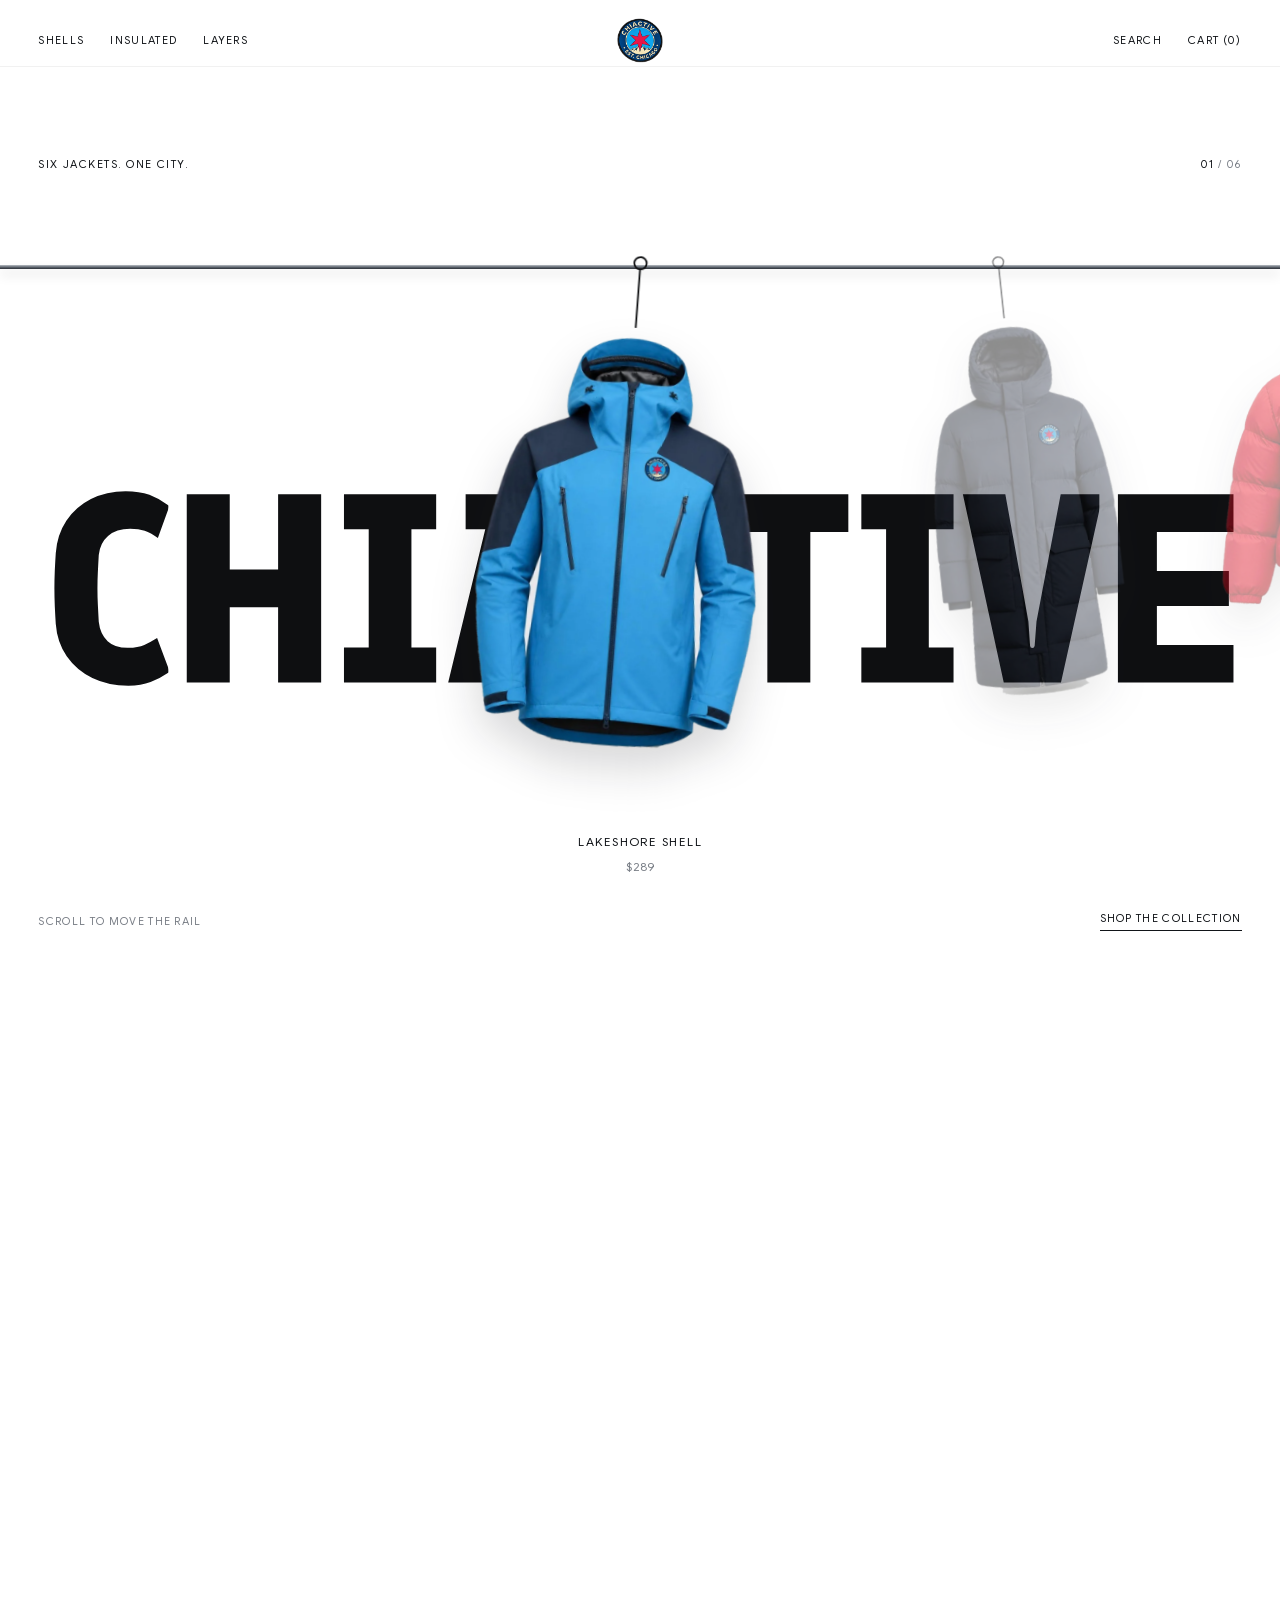
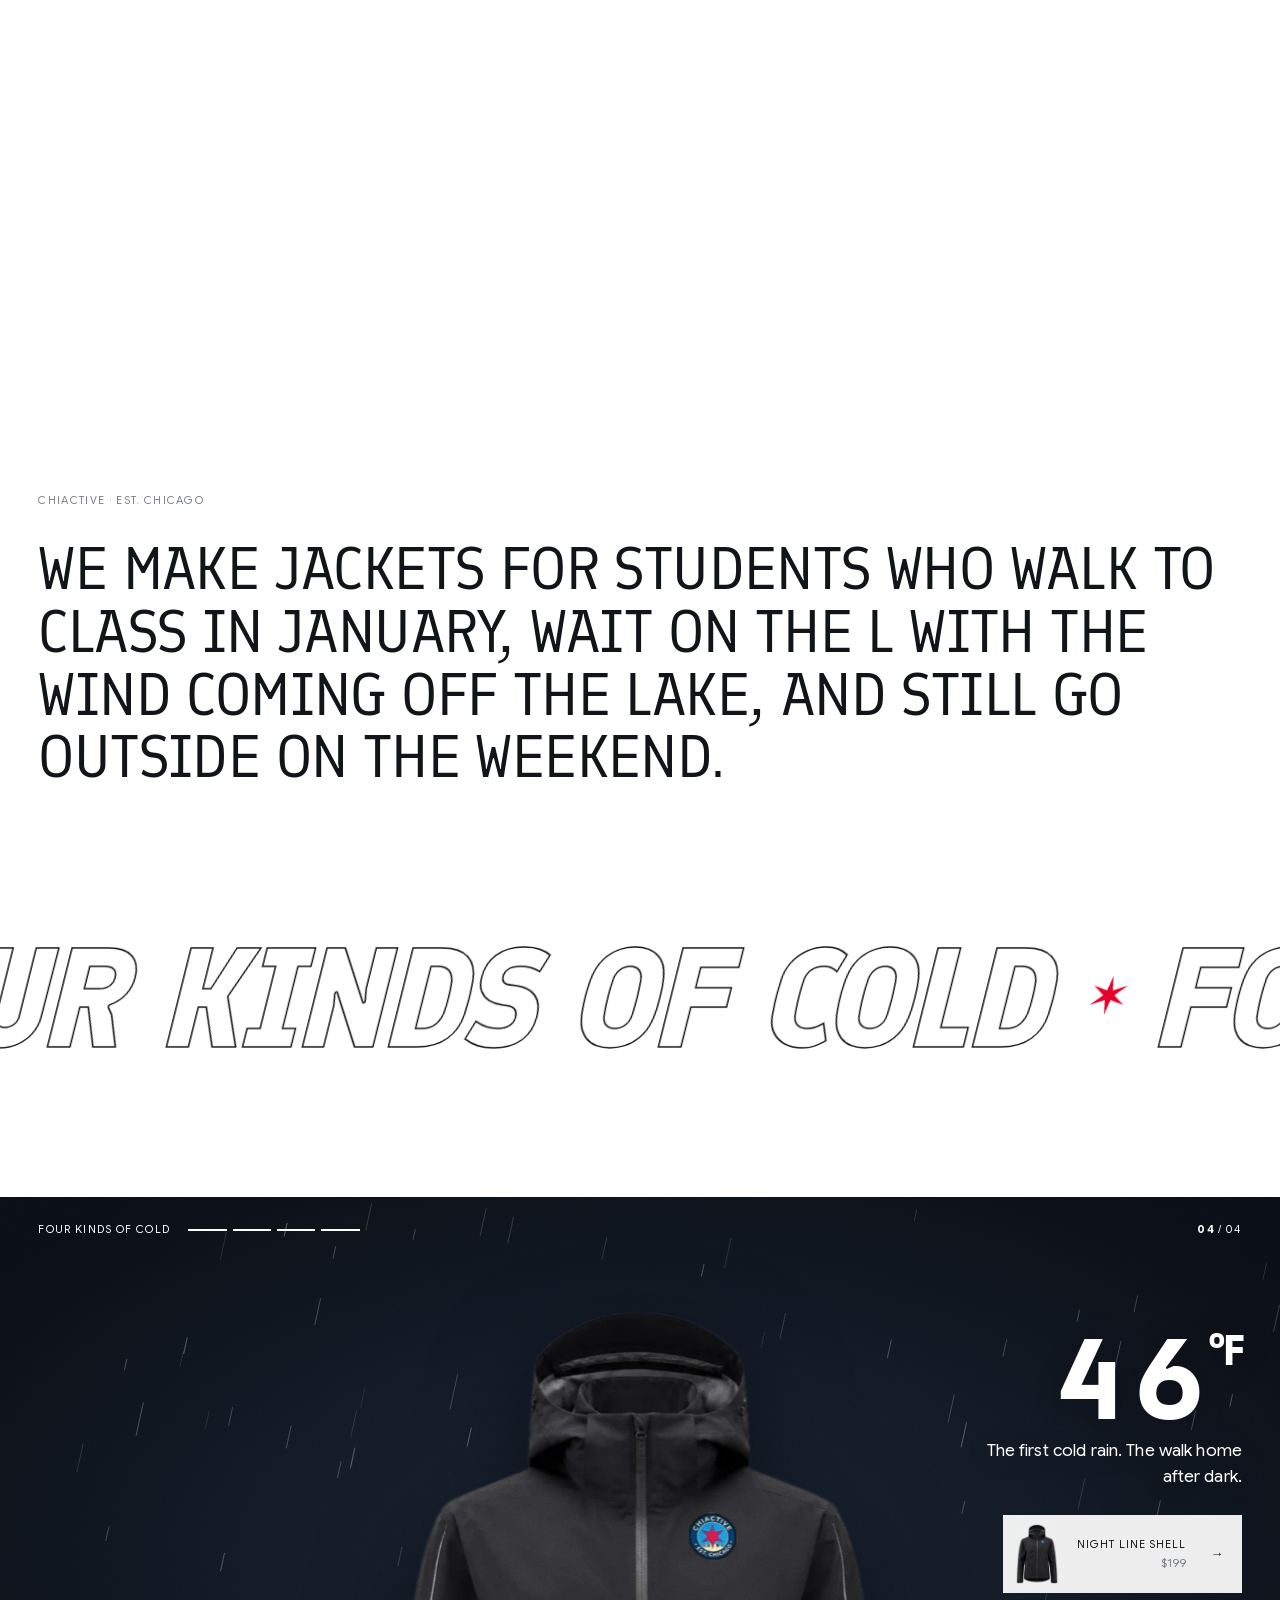
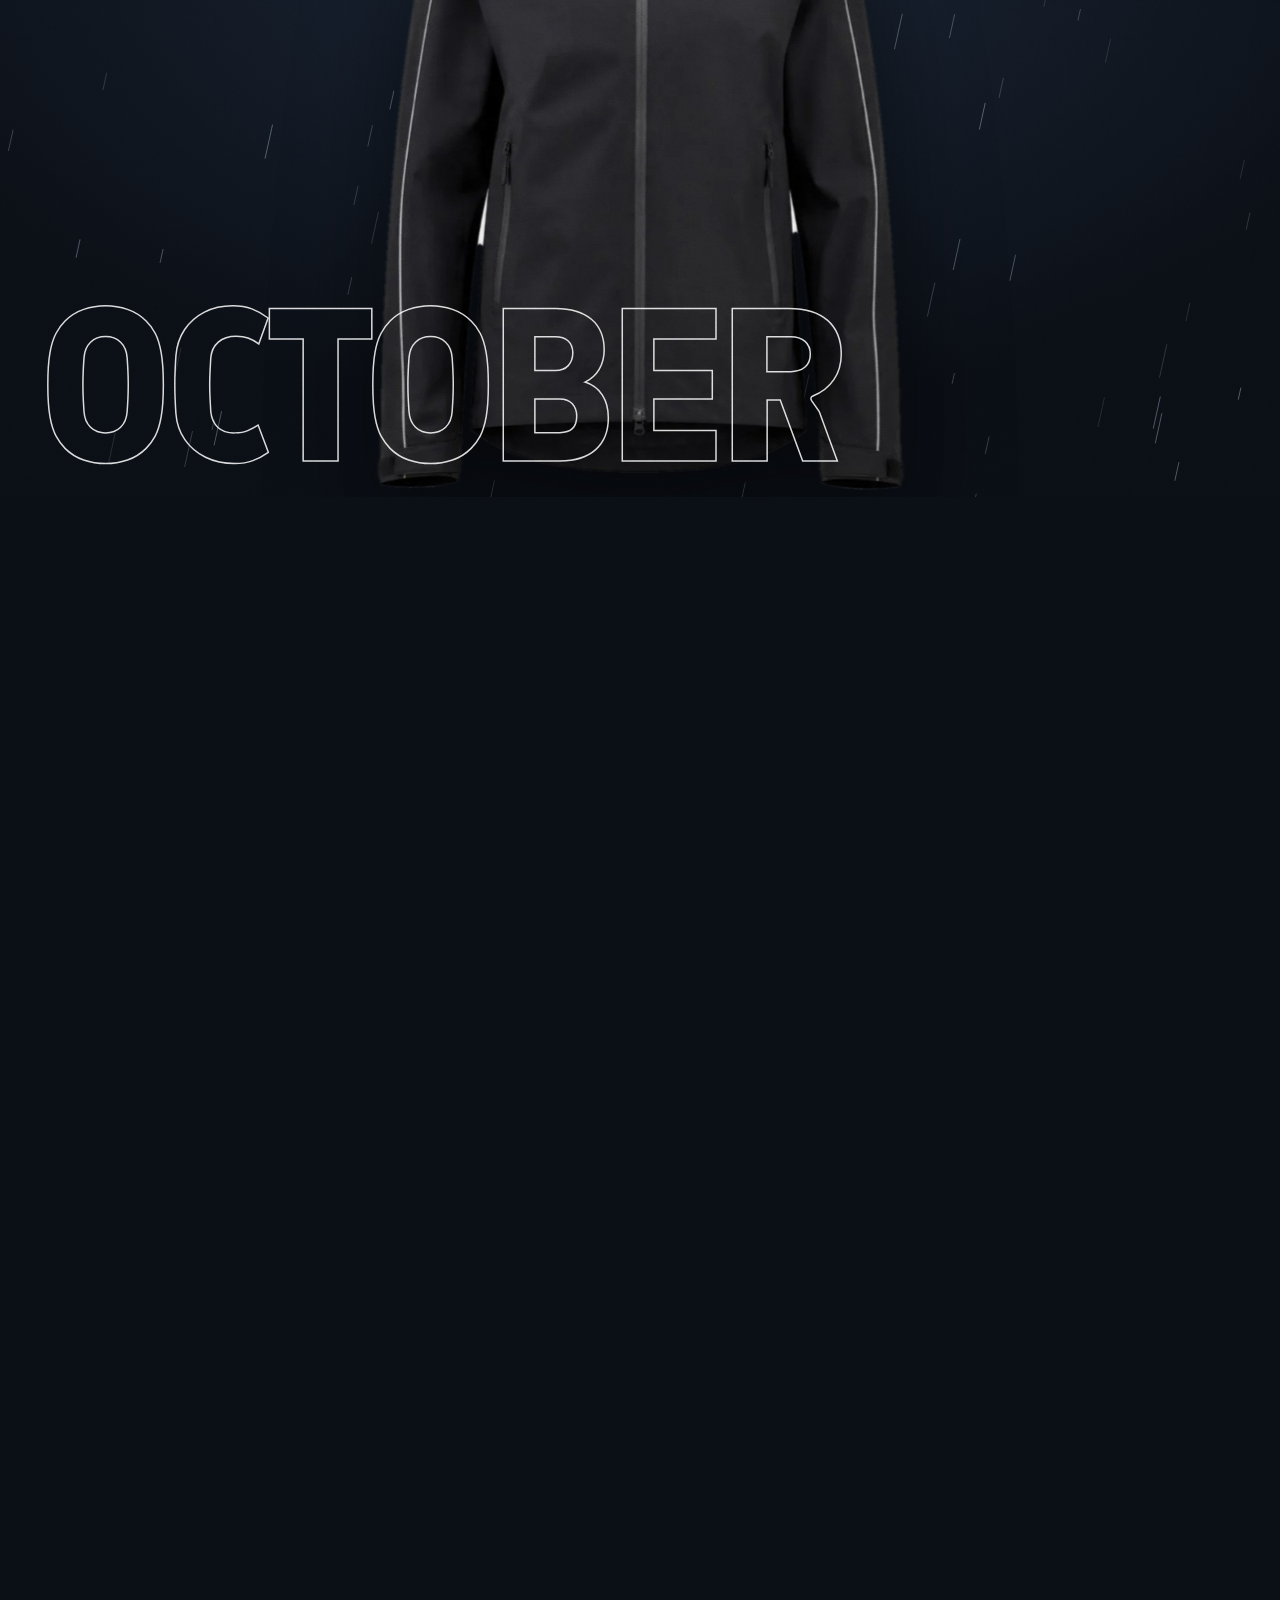
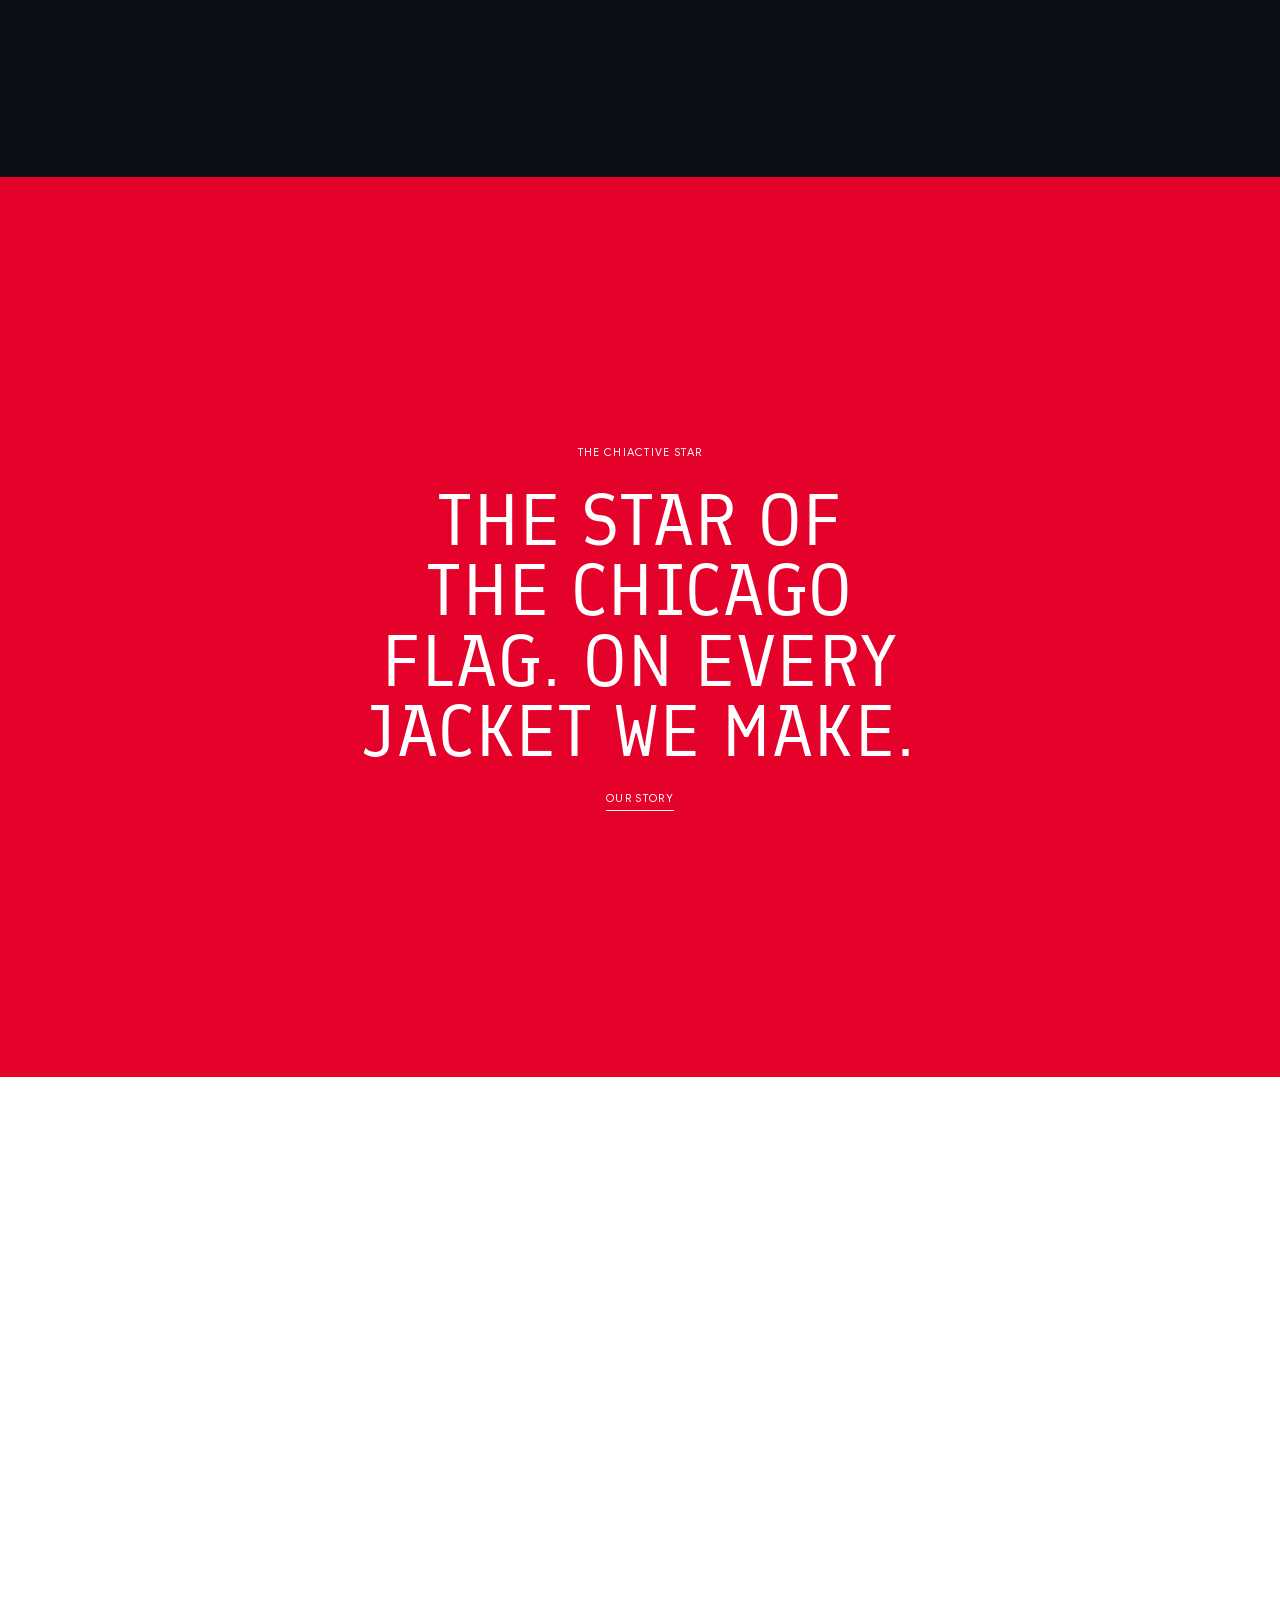
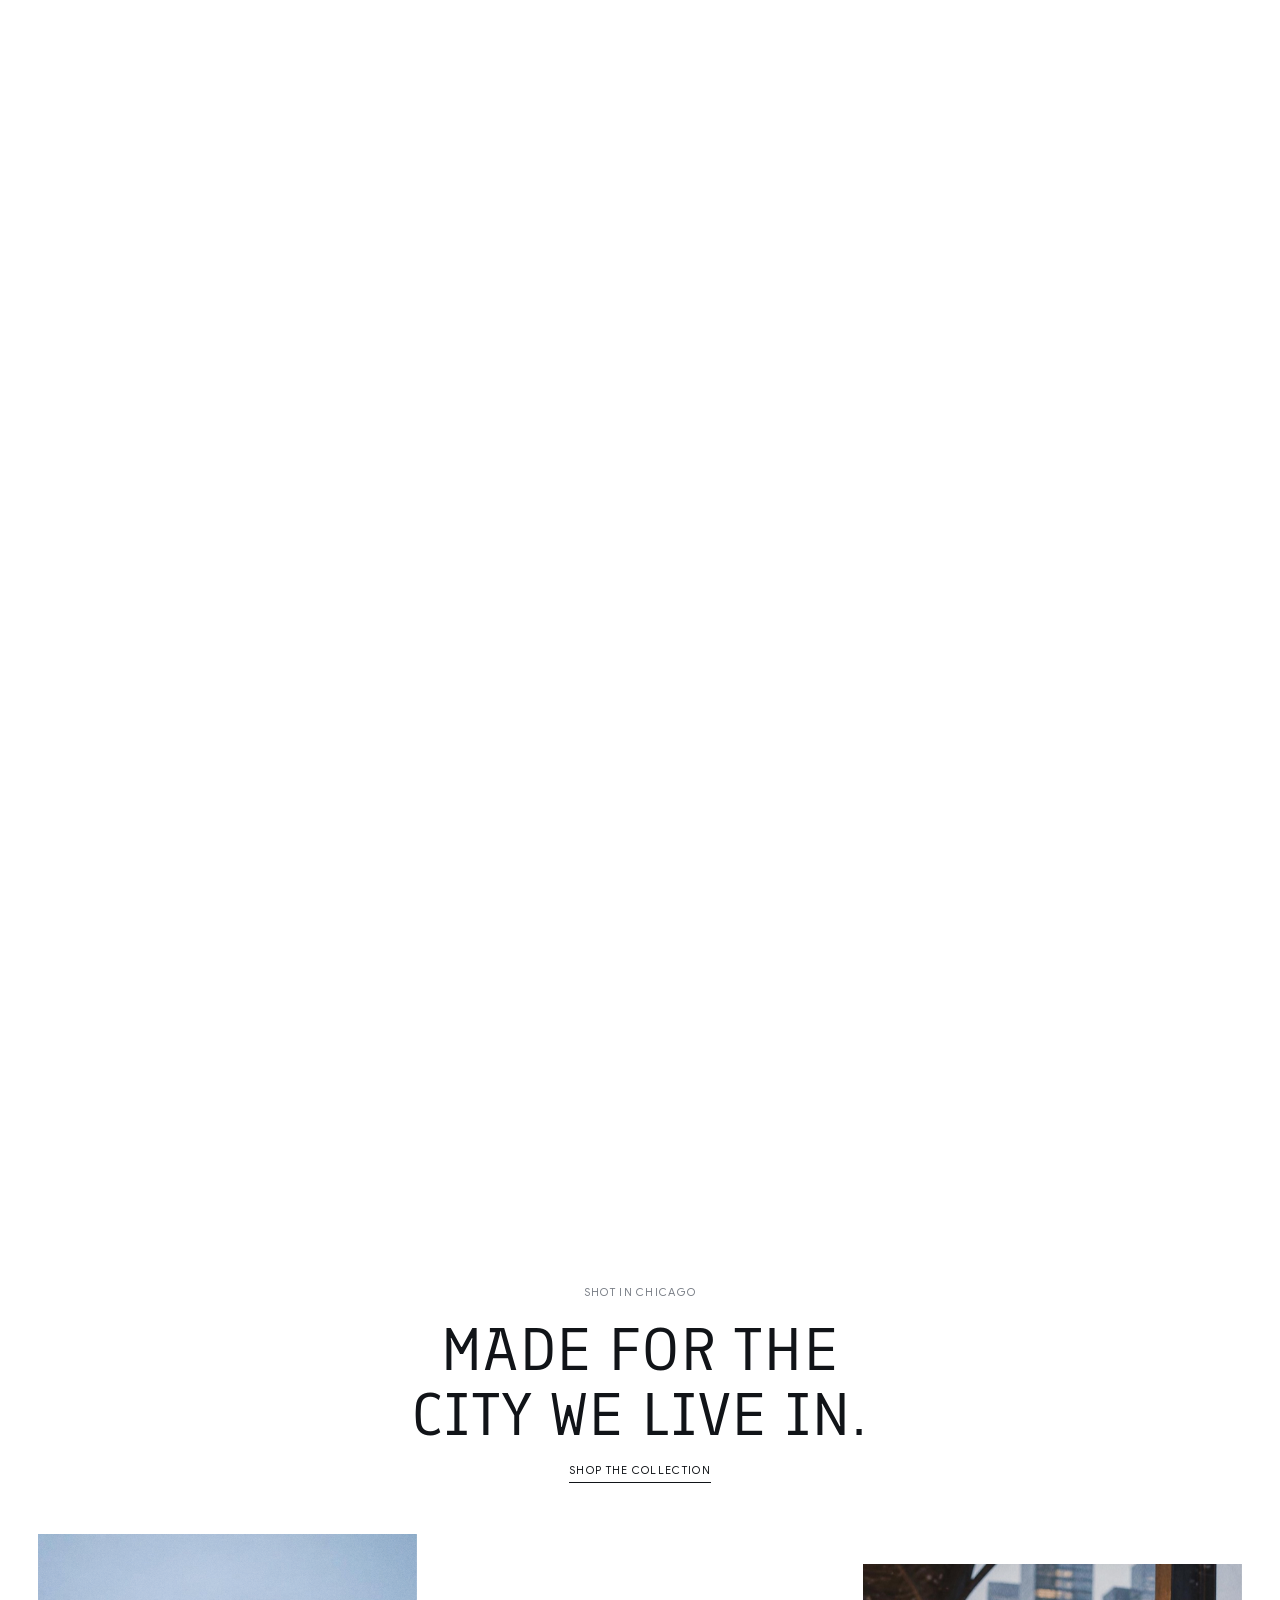
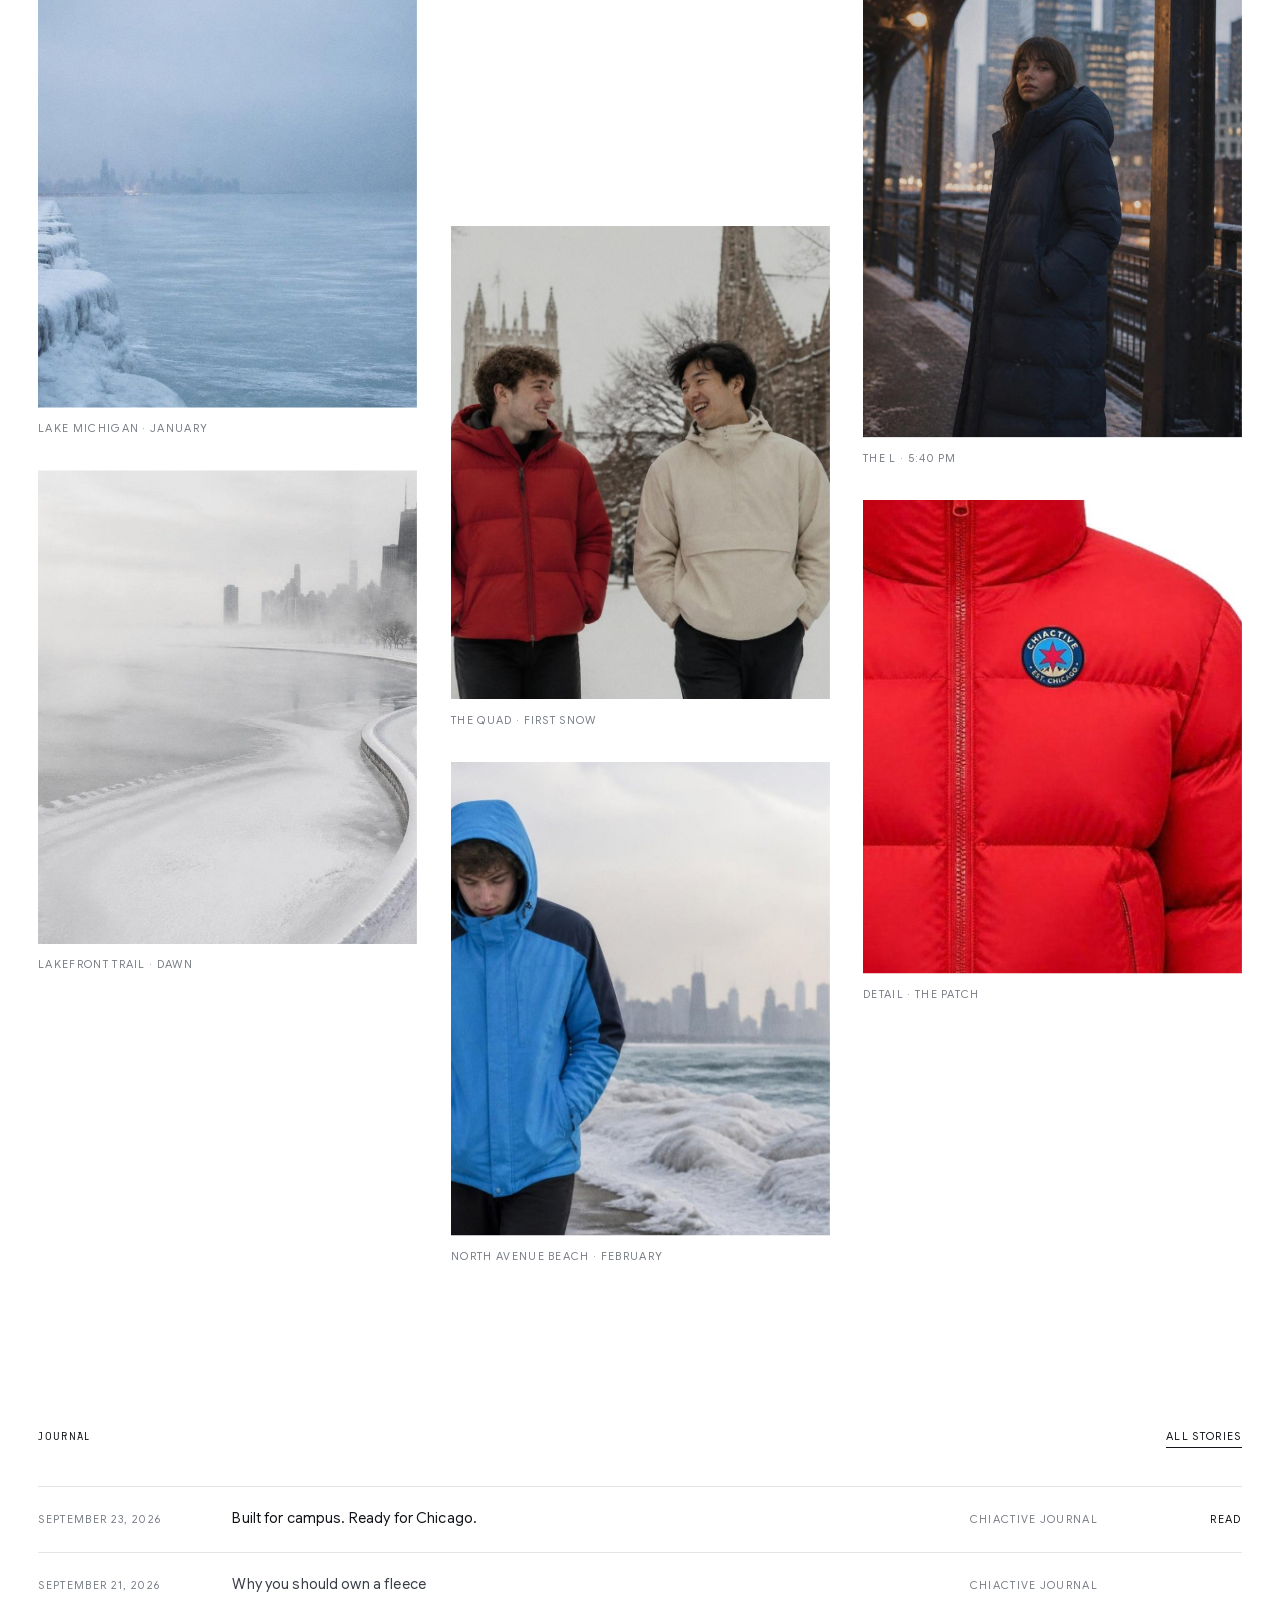
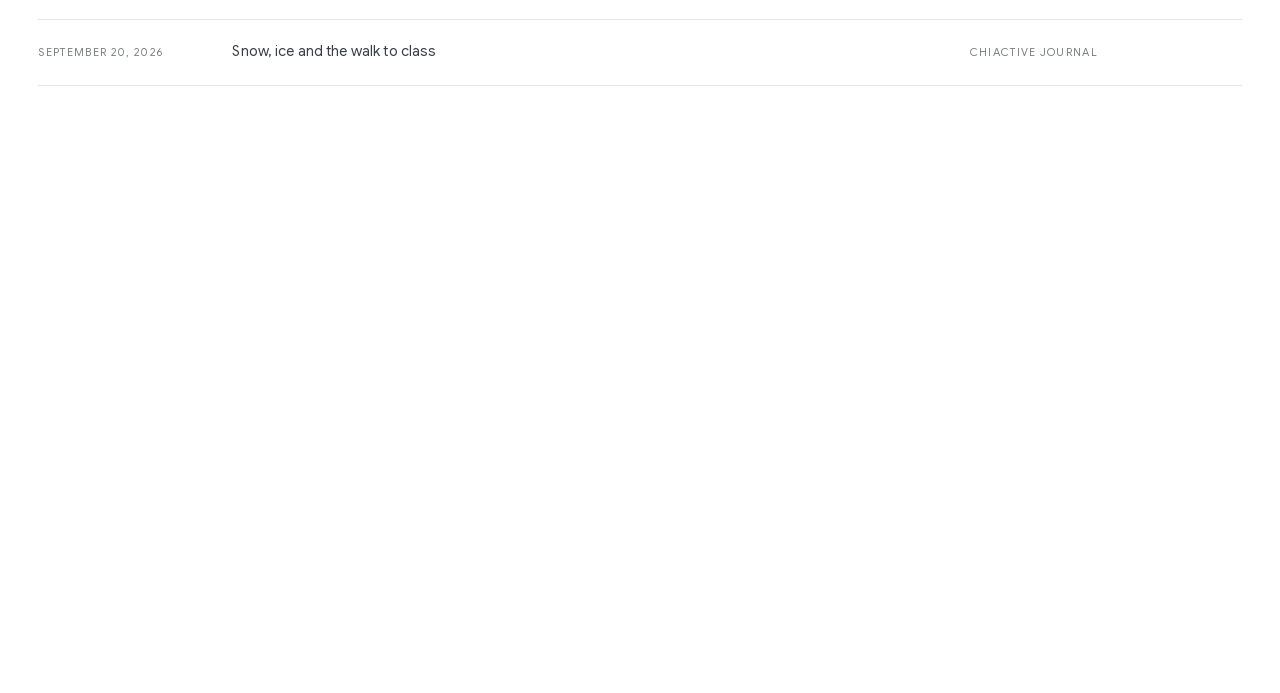
<file: index.html>
<!DOCTYPE html>
<html lang="en" data-root="">
<head>
<meta charset="UTF-8">
<meta name="viewport" content="width=device-width, initial-scale=1">
<title>ChiActive | Collection 01</title>
<meta name="description" content="ChiActive Collection 01: six jackets for the four-season city.">
<link rel="icon" href="images/logo-badge-160.png">
<meta name="theme-color" content="#ffffff">
<meta property="og:type" content="website">
<meta property="og:site_name" content="ChiActive">
<meta property="og:title" content="ChiActive | Collection 01">
<meta property="og:description" content="ChiActive Collection 01: six jackets for the four-season city.">
<meta property="og:image" content="https://myraune.github.io/chiactive/images/ai/og-image.jpg">
<meta name="twitter:card" content="summary_large_image">
<link rel="stylesheet" href="styles.css?v=c51">
<link rel="preload" as="image" href="images/ai/cutouts/lakeshore-shell.webp">
<script>/* Skip the loading screen after the first visit in this browser session. */
try { if (sessionStorage.getItem('chiactive-loaded')) document.documentElement.classList.add('seen'); } catch (e) {}</script><style>
.cx-edit { --e-bg: #E6E7E9; background: var(--e-bg); }
.cx-edit .e-top { display: flex; justify-content: space-between; padding: 7px var(--gutter); background: #0E0F11; color: #fff; font-size: 10px; letter-spacing: .14em; text-transform: uppercase; }
.cx-edit .e-hdr { display: grid; grid-template-columns: 1fr auto 1fr; align-items: center; padding: 18px var(--gutter); }
.cx-edit .e-hdr nav, .cx-edit .e-tools { display: flex; gap: 26px; font-size: 11px; letter-spacing: .12em; text-transform: uppercase; }
.cx-edit .e-hdr a, .cx-edit .e-tools button { text-decoration: none; background: none; border: 0; padding: 0; cursor: pointer; font: inherit; letter-spacing: inherit; text-transform: inherit; }
.cx-edit .e-tools { justify-self: end; }
.cx-edit .e-logo { font: 700 30px/1 var(--font-head); letter-spacing: .02em; text-decoration: none; }
.e-hero { position: relative; height: min(86svh, 860px); min-height: 560px; overflow: hidden; transition: background .9s var(--ease); }
.e-word { position: absolute; left: 50%; top: 50%; transform: translate(-50%, -54%); margin: 0; font: 700 21vw/.8 var(--font-head); letter-spacing: -.035em; color: #0E0F11; white-space: nowrap; pointer-events: none; will-change: transform; }
.e-stage { position: absolute; left: 50%; bottom: 4%; width: min(40vw, 520px); height: 86%; transform: translateX(-50%); will-change: transform; display: block; z-index: 1; }
.e-stage img { position: absolute; inset: 0; width: 100%; height: 100%; object-fit: contain; object-position: 50% 100%; opacity: 0; transform: translateY(10px) scale(.99); transition: opacity 1.6s var(--ease), transform 2s var(--ease); }
.e-stage::after { content: ""; position: absolute; left: 18%; right: 18%; bottom: -1.5%; height: 5%; background: radial-gradient(closest-side, rgba(14,15,17,.14), rgba(14,15,17,.05) 60%, transparent); animation: e-shadow 7s ease-in-out infinite; }
.e-float { position: absolute; inset: 0; animation: e-float 7s ease-in-out infinite; }
/* "View" label: a round black label follows the pointer over the jacket; the jacket links to its page. */
.e-view { position: absolute; left: 0; top: 0; z-index: 3; pointer-events: none; will-change: transform; }
.e-view span { display: grid; place-items: center; width: 86px; height: 86px; margin: -43px 0 0 -43px; border-radius: 50%; background: #0E0F11; color: #fff; font-size: 10px; letter-spacing: .18em; text-transform: uppercase; opacity: 0; transform: scale(.4); transition: opacity .35s var(--ease), transform .55s var(--ease); }
.e-hero.over .e-view span { opacity: 1; transform: none; }
.e-hero.over a.e-stage { cursor: none; }
@media (hover: none) { .e-view { display: none; } }
@keyframes e-float { 50% { translate: 0 -8px; } }
@keyframes e-shadow { 50% { transform: scaleX(.9); opacity: .75; } }
.e-stage img.on { opacity: 1; transform: none; }
.e-hero { touch-action: pan-y; }
.e-kicker { position: absolute; left: var(--gutter); top: 9%; font-size: 11px; letter-spacing: .3em; line-height: 2; text-transform: uppercase; }
.e-kicker::after { content: ""; display: block; width: 28px; border-top: 1px solid currentColor; margin-top: 8px; }
.e-side { position: absolute; right: var(--gutter); bottom: 22%; font-size: 11px; letter-spacing: .3em; line-height: 2; text-transform: uppercase; text-align: left; }
.e-side::after { content: ""; display: block; width: 28px; border-top: 1px solid currentColor; margin-top: 8px; }
.e-actions { position: absolute; left: var(--gutter); bottom: 12%; display: flex; gap: 22px; align-items: center; z-index: 2; }
.e-btn { background: #0E0F11; color: #fff; text-decoration: none; padding: 13px 22px; font-size: 11px; letter-spacing: .14em; text-transform: uppercase; }
.e-btn { transition: background .45s var(--ease); }
.e-btn:hover { background: var(--secondary); }
.e-actions .link { color: #0E0F11; }
.e-now { position: absolute; left: var(--gutter); bottom: 5%; font-size: 11px; letter-spacing: .1em; text-transform: uppercase; z-index: 2; }
.e-now a { text-decoration: none; border-bottom: 1px solid currentColor; }
.e-pager { position: absolute; right: var(--gutter); top: 9%; display: grid; gap: 6px; z-index: 2; }
.e-pager button { display: flex; gap: 10px; background: none; border: 0; padding: 2px 0; cursor: pointer; font-size: 11px; letter-spacing: .1em; text-transform: uppercase; color: #6B7078; text-align: left; }
.e-pager button span { width: 20px; }
.e-pager button[aria-pressed="true"] { color: #0E0F11; }
.e-pager button[aria-pressed="true"] span::after { content: " —"; }
.e-cats { display: grid; grid-template-columns: repeat(3, minmax(0, 1fr)); gap: 40px; padding: 36px var(--gutter); background: #0E0F11; color: #fff; }
.e-cat { display: grid; grid-template-columns: 96px minmax(0, 1fr); gap: 20px; align-items: center; text-decoration: none; }
.e-cat img { aspect-ratio: 4 / 5; object-fit: cover; background: #EBEBED; }
.e-cat b { display: block; font: 400 1.3rem var(--font-head); text-transform: uppercase; letter-spacing: .04em; }
.e-cat span { display: block; font-size: 12px; color: #B7BCC3; margin: 4px 0 10px; }
.e-cat i { font-style: normal; font-size: 11px; letter-spacing: .12em; text-transform: uppercase; border-bottom: 1px solid #fff; }
.e-season { display: grid; grid-template-columns: minmax(0, 5fr) minmax(0, 7fr); background: #D5D7DA; min-height: 520px; }
.e-season > div:first-child { display: grid; align-content: center; justify-items: start; gap: 20px; padding: clamp(32px, 6vw, 96px); }
.e-season h2 { font: 700 clamp(3rem, 6vw, 5.6rem)/.88 var(--font-head); letter-spacing: -.01em; }
.e-season img { width: 100%; height: 100%; object-fit: cover; filter: grayscale(1) contrast(1.05); }
.e-best { padding: 64px var(--gutter) 0; }
.e-best-head { display: flex; justify-content: space-between; align-items: baseline; margin-bottom: 24px; }
.e-best-head h2 { font: 700 1.8rem var(--font-head); letter-spacing: .01em; }
.e-grid { display: grid; grid-template-columns: repeat(4, minmax(0, 1fr)); gap: 16px; }
.e-card { text-decoration: none; display: grid; gap: 6px; }
.e-card div { position: relative; background: #EBEBED; aspect-ratio: 1136/1408; overflow: hidden; }
.e-card img { width: 100%; height: 100%; object-fit: cover; transition: transform 1.6s var(--ease); }
.e-card:hover img { transform: scale(1.035); }
.e-heart { position: absolute; right: 10px; top: 10px; width: 26px; height: 26px; display: grid; place-items: center; border-radius: 50%; background: #fff; font-size: 13px; }
.e-card p { font-size: 12px; letter-spacing: .06em; text-transform: uppercase; }
.e-card .m { color: #6B7078; }
.cx-edit .ftr { background: var(--e-bg); }
@media (max-width: 800px) {
  .cx-edit .e-top span:last-child { display: none; }
  .cx-edit .e-tools { gap: 16px; }
  .e-hero { height: 128vw; }
  .e-stage { width: 70vw; height: 64%; bottom: 20%; }
  .e-word { top: 40%; }
  .e-pager { display: none; }
  .e-side { display: none; }
  .e-cats, .e-season { grid-template-columns: 1fr; }
  .e-grid { grid-template-columns: repeat(2, minmax(0, 1fr)); }
}
</style>
<style>
/* Main homepage: editorial opening on studio grey, then the minimal store on white. */
.home-ed { background: #fff; }
.home-ed .ed-top { background: #FFFFFF; }
.home-ed .ftr { background: #fff; }
.home-ed .e-hero { height: calc(100svh - 66px); max-height: 940px; }
.home-ed .e-kicker, .home-ed .e-pager, .home-ed .e-side, .home-ed .e-actions, .home-ed .e-now { display: none; }
@media (max-width: 800px) {
  .home-ed .e-hero { height: 128vw; max-height: none; }
}
</style>
</head>
<body class="cx-edit home-ed">
<a class="skip" href="#main">Skip to content</a>

<div class="loader" aria-hidden="true"><div class="loader-logo"></div></div>
<div class="site-top">
<header class="e-hdr">
  <nav class="hdr-nav" aria-label="Main"><button class="menu-btn" type="button" aria-expanded="false" aria-controls="menu">Menu</button><a href="shop.html#shells">Shells</a><a href="shop.html#insulated">Insulated</a><a href="shop.html#layers">Layers</a></nav>
  <a class="e-logo e-badge" href="index.html" aria-label="ChiActive home"><img src="images/logo-badge-160.png" alt="" width="46" height="46"></a>
  <div class="e-tools"><button type="button" data-open-search>Search</button><button type="button" data-open-cart aria-label="Open cart">Cart <span class="cart-count" aria-live="polite">0</span></button></div>
</header>
</div>
<div class="menu" id="menu" hidden><nav aria-label="Menu"><a href="shop.html">Shop</a><a href="shop.html#shells">Shells</a><a href="shop.html#insulated">Insulated</a><a href="shop.html#layers">Layers</a><a href="blog/index.html">Journal</a><a href="about.html">About</a></nav><div class="menu-sub"><a class="link" href="checkout.html">Checkout</a></div></div>

<main id="main">
  <section class="rk" data-rack aria-label="Collection 01 on the rail">
    <div class="rk-pin" data-stage>
      <p class="rk-word" aria-hidden="true" data-split="chars" data-manual>CHIACTIVE</p>
      <h1 class="rk-title">Six jackets. One city.</h1>
      <p class="rk-count small" aria-hidden="true"><b data-rk-n>01</b> / 06</p>
      <div class="rk-rail" aria-hidden="true"></div>
      <ul class="rk-track"><li class="rk-item" style="--i:0"><a href="jackets/lakeshore-shell.html" aria-label="Lakeshore Shell, $289"><span class="rk-drop"><span class="rk-sway"><svg class="rk-hook" viewBox="0 0 28 70" aria-hidden="true"><circle cx="14" cy="7" r="6" fill="none" stroke="#0E0F11" stroke-width="1.7"/><path d="M14 13V70" stroke="#0E0F11" stroke-width="1.7" fill="none"/></svg><img src="images/ai/cutouts/lakeshore-shell.webp" alt="Lakeshore Shell" style="--ar:0.709;view-transition-name:jkt-lakeshore-shell" decoding="async"></span></span><span class="rk-cap"><b>Lakeshore Shell</b><i>$289</i></span></a></li><li class="rk-item" style="--i:1"><a href="jackets/312-down-parka.html" aria-label="312 Down Parka, $349"><span class="rk-drop"><span class="rk-sway"><svg class="rk-hook" viewBox="0 0 28 70" aria-hidden="true"><circle cx="14" cy="7" r="6" fill="none" stroke="#0E0F11" stroke-width="1.7"/><path d="M14 13V70" stroke="#0E0F11" stroke-width="1.7" fill="none"/></svg><img src="images/ai/cutouts/312-down-parka.webp" alt="312 Down Parka" style="--ar:0.527;view-transition-name:jkt-312-down-parka" decoding="async"></span></span><span class="rk-cap"><b>312 Down Parka</b><i>$349</i></span></a></li><li class="rk-item" style="--i:2"><a href="jackets/loop-puffer.html" aria-label="Loop Puffer, $229"><span class="rk-drop"><span class="rk-sway"><svg class="rk-hook" viewBox="0 0 28 70" aria-hidden="true"><circle cx="14" cy="7" r="6" fill="none" stroke="#0E0F11" stroke-width="1.7"/><path d="M14 13V70" stroke="#0E0F11" stroke-width="1.7" fill="none"/></svg><img src="images/ai/cutouts/loop-puffer.webp" alt="Loop Puffer" style="--ar:0.885;view-transition-name:jkt-loop-puffer" decoding="async"></span></span><span class="rk-cap"><b>Loop Puffer</b><i>$229</i></span></a></li><li class="rk-item" style="--i:3"><a href="jackets/wacker-anorak.html" aria-label="Wacker Anorak, $149"><span class="rk-drop"><span class="rk-sway"><svg class="rk-hook" viewBox="0 0 28 70" aria-hidden="true"><circle cx="14" cy="7" r="6" fill="none" stroke="#0E0F11" stroke-width="1.7"/><path d="M14 13V70" stroke="#0E0F11" stroke-width="1.7" fill="none"/></svg><img src="images/ai/cutouts/wacker-anorak.webp" alt="Wacker Anorak" style="--ar:0.736;view-transition-name:jkt-wacker-anorak" decoding="async"></span></span><span class="rk-cap"><b>Wacker Anorak</b><i>$149</i></span></a></li><li class="rk-item" style="--i:4"><a href="jackets/north-branch-fleece.html" aria-label="North Branch Fleece, $139"><span class="rk-drop"><span class="rk-sway"><svg class="rk-hook" viewBox="0 0 28 70" aria-hidden="true"><circle cx="14" cy="7" r="6" fill="none" stroke="#0E0F11" stroke-width="1.7"/><path d="M14 13V70" stroke="#0E0F11" stroke-width="1.7" fill="none"/></svg><img src="images/ai/cutouts/north-branch-fleece.webp" alt="North Branch Fleece" style="--ar:0.795;view-transition-name:jkt-north-branch-fleece" decoding="async"></span></span><span class="rk-cap"><b>North Branch Fleece</b><i>$139</i></span></a></li><li class="rk-item" style="--i:5"><a href="jackets/night-line-shell.html" aria-label="Night Line Shell, $199"><span class="rk-drop"><span class="rk-sway"><svg class="rk-hook" viewBox="0 0 28 70" aria-hidden="true"><circle cx="14" cy="7" r="6" fill="none" stroke="#0E0F11" stroke-width="1.7"/><path d="M14 13V70" stroke="#0E0F11" stroke-width="1.7" fill="none"/></svg><img src="images/ai/cutouts/night-line-shell.webp" alt="Night Line Shell" style="--ar:0.696;view-transition-name:jkt-night-line-shell" decoding="async"></span></span><span class="rk-cap"><b>Night Line Shell</b><i>$199</i></span></a></li></ul>
      <p class="rk-hint small" aria-hidden="true">Scroll to move the rail</p>
      <a class="link rk-all" href="shop.html" data-magnetic>Shop the collection</a>
    </div>
  </section>

  <section class="mf" aria-label="What ChiActive is for">
    <p class="small muted mf-kicker" data-split>ChiActive · Est. Chicago</p>
    <p class="mf-text" data-scrub>We make jackets for students who walk to class in January, wait on the L with the wind coming off the lake, and still go outside on the weekend.</p>
  </section>
  <div class="mq" aria-hidden="true"><div class="mq-track"><div class="mq-group"><span>Four kinds of cold</span><i>✶</i><span>Four kinds of cold</span><i>✶</i><span>Four kinds of cold</span><i>✶</i></div><div class="mq-group"><span>Four kinds of cold</span><i>✶</i><span>Four kinds of cold</span><i>✶</i><span>Four kinds of cold</span><i>✶</i></div></div></div>
  <section class="ss" data-seasons aria-label="Four kinds of cold">
    <div class="ss-stage" data-stage>
      <div class="ss-track"><article class="ss-panel" aria-label="January">
        <div class="ss-media ss-blur"><img src="images/ai/campaign-l-platform.jpg" alt="" aria-hidden="true" style="object-position:50% 30%" decoding="async"></div><div class="ss-shade"></div><figure class="ss-frame ss-frame--port" style="--ar:1136/1408"><img src="images/ai/campaign-l-platform.jpg" alt="Wind chill on the L platform, 7:40&nbsp;am." decoding="async"></figure>
        <p class="ss-month" aria-hidden="true">January</p>
        <div class="ss-info"><p class="ss-temp"><b data-temp="-4" data-from="32">−4</b><span>°F</span></p><p class="ss-line">Wind chill on the L platform, 7:40&nbsp;am.</p>
          <a class="ss-chip" href="jackets/312-down-parka.html"><img src="images/ai/cutouts/312-down-parka.webp" alt="" decoding="async"><span><b>312 Down Parka</b>$349</span><i aria-hidden="true">→</i></a></div>
      </article><article class="ss-panel" aria-label="February">
        <div class="ss-media ss-blur"><img src="images/ai/campaign-breakwater.jpg" alt="" aria-hidden="true" style="object-position:30% 50%" decoding="async"></div><div class="ss-shade"></div><figure class="ss-frame ss-frame--land" style="--ar:1680/944"><img src="images/ai/campaign-breakwater.jpg" alt="Thirty miles an hour off a frozen lake." decoding="async"></figure>
        <p class="ss-month" aria-hidden="true">February</p>
        <div class="ss-info"><p class="ss-temp"><b data-temp="19" data-from="-4">19</b><span>°F</span></p><p class="ss-line">Thirty miles an hour off a frozen lake.</p>
          <a class="ss-chip" href="jackets/lakeshore-shell.html"><img src="images/ai/cutouts/lakeshore-shell.webp" alt="" decoding="async"><span><b>Lakeshore Shell</b>$289</span><i aria-hidden="true">→</i></a></div>
      </article><article class="ss-panel" aria-label="April">
        <div class="ss-media ss-blur"><img src="images/ai/campaign-campus.jpg" alt="" aria-hidden="true" style="object-position:50% 40%" decoding="async"></div><div class="ss-shade"></div><figure class="ss-frame ss-frame--land" style="--ar:1536/1024"><img src="images/ai/campaign-campus.jpg" alt="Snow on the quad. Sun on the way." decoding="async"></figure>
        <p class="ss-month" aria-hidden="true">April</p>
        <div class="ss-info"><p class="ss-temp"><b data-temp="41" data-from="19">41</b><span>°F</span></p><p class="ss-line">Snow on the quad. Sun on the way.</p>
          <a class="ss-chip" href="jackets/loop-puffer.html"><img src="images/ai/cutouts/loop-puffer.webp" alt="" decoding="async"><span><b>Loop Puffer</b>$229</span><i aria-hidden="true">→</i></a></div>
      </article><article class="ss-panel ss-night" aria-label="October">
        <div class="ss-media ss-dark"><canvas class="ss-rain" aria-hidden="true"></canvas></div><img class="ss-hero-cut" src="images/ai/cutouts/night-line-shell.webp" alt="The Night Line Shell in the rain" decoding="async">
        <p class="ss-month" aria-hidden="true">October</p>
        <div class="ss-info"><p class="ss-temp"><b data-temp="46" data-from="41">46</b><span>°F</span></p><p class="ss-line">The first cold rain. The walk home after dark.</p>
          <a class="ss-chip" href="jackets/night-line-shell.html"><img src="images/ai/cutouts/night-line-shell.webp" alt="" decoding="async"><span><b>Night Line Shell</b>$199</span><i aria-hidden="true">→</i></a></div>
      </article></div>
      <div class="ss-ui"><p class="small">Four kinds of cold</p><div class="ss-bars"><i><span></span></i><i><span></span></i><i><span></span></i><i><span></span></i></div><p class="small ss-count"><b data-ss-n>01</b> / 04</p></div>
    </div>
  </section>
  <section class="st" data-star aria-label="The ChiActive patch">
    <div class="st-stage" data-stage>
      <div class="st-cam"><img class="st-jacket" src="images/ai/white/lakeshore-shell.jpg" alt="The Lakeshore Shell" decoding="async"><img class="st-badge" src="images/logo-badge.png" alt="" decoding="async"></div>
      <div class="st-bg"></div>
      <svg class="st-svg" aria-hidden="true"><polygon class="st-star" points="0.0000,-1.0000 0.2400,-0.4157 0.8660,-0.5000 0.4800,0.0000 0.8660,0.5000 0.2400,0.4157 0.0000,1.0000 -0.2400,0.4157 -0.8660,0.5000 -0.4800,0.0000 -0.8660,-0.5000 -0.2400,-0.4157"/></svg>
      <p class="st-fig small">Fig. 01 · Lakeshore Shell</p>
      <p class="st-look">Look closer.</p>
      <div class="st-notes"><p class="small">Fig. 02 · The patch</p><p class="small">41.8781° N, 87.6298° W</p></div>
      <div class="st-final"><p class="small">The ChiActive star</p><h2 data-split data-manual>The star of the Chicago flag. On every jacket we make.</h2><a class="link" href="about.html">Our story</a></div>
    </div>
  </section>
  <section class="gl" data-gallery-cols aria-labelledby="gl-h">
    <div class="gl-head"><p class="small muted">Shot in Chicago</p><h2 id="gl-h" data-split>Made for the city we live in.</h2><a class="link" href="shop.html" data-magnetic>Shop the collection</a></div>
    <div class="gl-cols"><div class="gl-col" data-speed="-0.6"><figure class="gl-fig" data-reveal="mask"><div class="gl-in"><img src="images/ai/campaign-breakwater.jpg" alt="Lake Michigan · January" loading="lazy"></div><figcaption class="small">Lake Michigan · January</figcaption></figure><figure class="gl-fig" data-reveal="mask"><div class="gl-in"><img src="images/ai/campaign-shoreline.jpg" alt="Lakefront Trail · Dawn" loading="lazy"></div><figcaption class="small">Lakefront Trail · Dawn</figcaption></figure></div><div class="gl-col" data-speed="0.5"><figure class="gl-fig" data-reveal="mask"><div class="gl-in"><img src="images/ai/campaign-campus.jpg" alt="The quad · First snow" loading="lazy"></div><figcaption class="small">The quad · First snow</figcaption></figure><figure class="gl-fig" data-reveal="mask"><div class="gl-in"><img src="images/ai/campaign-lakefront.jpg" alt="North Avenue Beach · February" loading="lazy"></div><figcaption class="small">North Avenue Beach · February</figcaption></figure></div><div class="gl-col" data-speed="-1.1"><figure class="gl-fig" data-reveal="mask"><div class="gl-in"><img src="images/ai/campaign-l-platform.jpg" alt="The L · 5:40 pm" loading="lazy"></div><figcaption class="small">The L · 5:40 pm</figcaption></figure><figure class="gl-fig" data-reveal="mask"><div class="gl-in"><img src="images/ai/white/loop-puffer-detail-chest.jpg" alt="Detail · The patch" loading="lazy"></div><figcaption class="small">Detail · The patch</figcaption></figure></div></div>
  </section>

  <section class="notes" aria-labelledby="jr">
    <div class="sec-head" style="padding:0"><h2 id="jr" class="small" data-split>Journal</h2><a class="link" href="blog/index.html">All stories</a></div>
    <ul class="jr-list"><li><a href="blog/chiactive-urban-campus-backpack.html"><span class="jr-date">September 23, 2026</span><span class="jr-t">Built for campus. Ready for Chicago.</span><span class="jr-by" data-author>ChiActive Journal</span><span class="jr-go">Read</span></a></li><li><div><span class="jr-date">September 21, 2026</span><span class="jr-t">Why you should own a fleece</span><span class="jr-by" data-author>ChiActive Journal</span><span class="jr-go"></span></div></li><li><div><span class="jr-date">September 20, 2026</span><span class="jr-t">Snow, ice and the walk to class</span><span class="jr-by" data-author>ChiActive Journal</span><span class="jr-go"></span></div></li></ul>
  </section>
</main>
<footer class="ftr">
  <div><p class="ftr-tag">Built for the four-season city.</p><p class="ftr-note">ChiActive Collection 01. Six jackets designed for Chicago college students. A class project for Intro to Interactive Marketing: nothing is for sale and no payment is taken.</p></div>
  <div><h2>Shop</h2><ul><li><a href="shop.html#shells">Shells</a></li><li><a href="shop.html#insulated">Insulated</a></li><li><a href="shop.html#layers">Layers</a></li><li><a href="shop.html">All jackets</a></li></ul></div>
  <div><h2>ChiActive</h2><ul><li><a href="about.html">About</a></li><li><a href="blog/index.html">Journal</a></li><li><a href="checkout.html">Checkout</a></li></ul></div>
  <p class="ftr-word" aria-hidden="true" data-split="chars">CHIACTIVE</p>
</footer>
<script src="js/products.js?v=c51"></script>
<script src="js/main.js?v=c51"></script>
<script src="js/motion.js?v=c51"></script>
<script>
/* Loading screen: the logo with a light beam, until the hero jackets have loaded; then the curtain lifts.
   Shows at least 1.7s (one full sweep of the beam), at most 5s if an image is slow. */
(() => {
  const el = document.querySelector('.loader');
  const ready = () => document.documentElement.classList.add('cx-ready');
  if (!el || document.documentElement.classList.contains('seen')) { requestAnimationFrame(ready); setTimeout(ready, 400); return; }   // the timer backs up rAF in background tabs
  const imgs = [...document.querySelectorAll('.rk-item img')];
  const start = performance.now();
  let loaded = 0, finished = false;
  const set = () => {};
  const finish = () => {
    if (finished) return; finished = true;
    set(1);
    setTimeout(() => { el.classList.add('done'); ready(); try { sessionStorage.setItem('chiactive-loaded', '1'); } catch (e) {} }, Math.max(0, 1700 - (performance.now() - start)) + 150);
  };
  const one = () => { loaded++; set(loaded / imgs.length * 0.92); if (loaded >= imgs.length) finish(); };
  imgs.forEach(im => (im.complete && im.naturalWidth) ? one() : (im.addEventListener('load', one, { once: true }), im.addEventListener('error', one, { once: true })));
  if (!imgs.length) finish();
  setTimeout(finish, 5000);
})();
</script>
<script src="js/rack.js?v=c51"></script>
<script src="js/home.js?v=c51"></script>
</body>
</html>
</file>
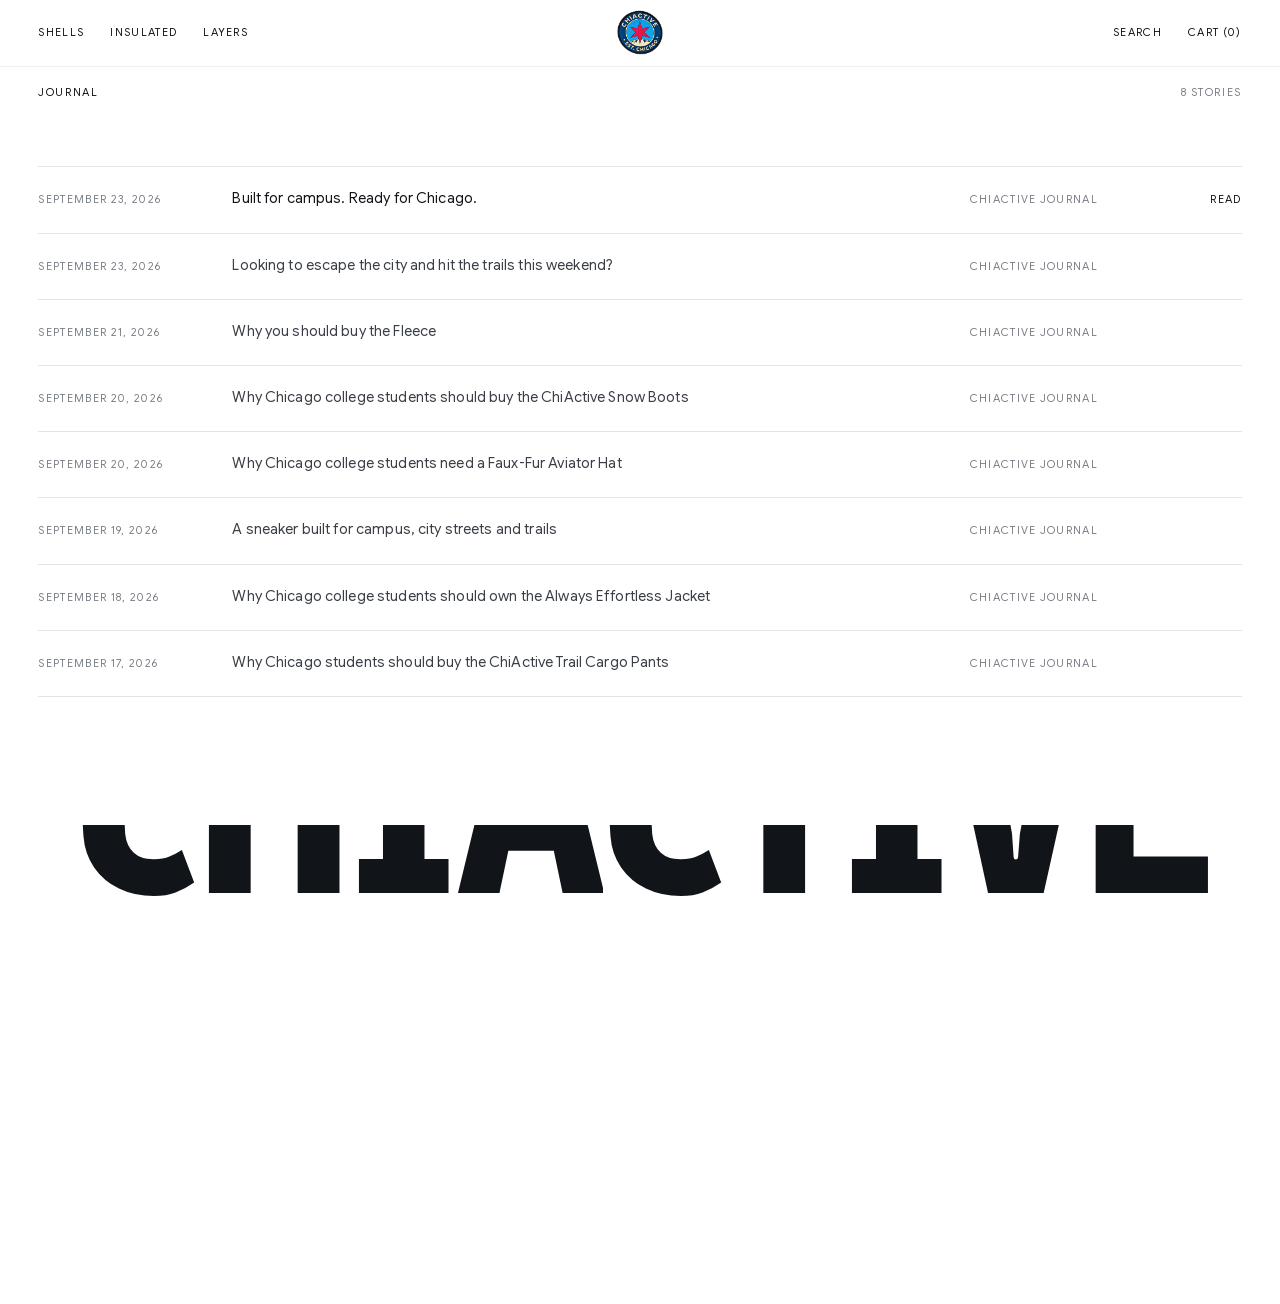
<file: blog/index.html>
<!DOCTYPE html>
<html lang="en" data-root="../">
<head>
<meta charset="UTF-8">
<meta name="viewport" content="width=device-width, initial-scale=1">
<title>Journal | ChiActive</title>
<meta name="description" content="Gear notes, Chicago weather and campus life, written by ChiActive students.">
<link rel="icon" href="../images/logo-badge-160.png">
<meta name="theme-color" content="#ffffff">
<meta property="og:type" content="website">
<meta property="og:site_name" content="ChiActive">
<meta property="og:title" content="Journal | ChiActive">
<meta property="og:description" content="Gear notes, Chicago weather and campus life, written by ChiActive students.">
<meta property="og:image" content="https://myraune.github.io/chiactive/images/ai/og-image.jpg">
<meta name="twitter:card" content="summary_large_image">
<link rel="stylesheet" href="../styles.css?v=c51">
</head>
<body>
<a class="skip" href="#main">Skip to content</a>
<div class="site-top">
<header class="e-hdr">
  <nav class="hdr-nav" aria-label="Main"><button class="menu-btn" type="button" aria-expanded="false" aria-controls="menu">Menu</button><a href="../shop.html#shells">Shells</a><a href="../shop.html#insulated">Insulated</a><a href="../shop.html#layers">Layers</a></nav>
  <a class="e-logo e-badge" href="../index.html" aria-label="ChiActive home"><img src="../images/logo-badge-160.png" alt="" width="46" height="46"></a>
  <div class="e-tools"><button type="button" data-open-search>Search</button><button type="button" data-open-cart aria-label="Open cart">Cart <span class="cart-count" aria-live="polite">0</span></button></div>
</header>
</div>
<div class="menu" id="menu" hidden><nav aria-label="Menu"><a href="../shop.html">Shop</a><a href="../shop.html#shells">Shells</a><a href="../shop.html#insulated">Insulated</a><a href="../shop.html#layers">Layers</a><a href="../blog/index.html">Journal</a><a href="../about.html">About</a></nav><div class="menu-sub"><a class="link" href="../checkout.html">Checkout</a></div></div>

<main id="main">
  <div class="page-bar"><h1>Journal</h1><span></span><p class="count">8 stories</p></div>
  <section class="jr"><ul class="jr-list"><li><a href="chiactive-urban-campus-backpack.html"><span class="jr-date">September 23, 2026</span><span class="jr-t">Built for campus. Ready for Chicago.</span><span class="jr-by" data-author>ChiActive Journal</span><span class="jr-go">Read</span></a></li><li><div><span class="jr-date">September 23, 2026</span><span class="jr-t">Looking to escape the city and hit the trails this weekend?</span><span class="jr-by" data-author>ChiActive Journal</span><span class="jr-go"></span></div></li><li><div><span class="jr-date">September 21, 2026</span><span class="jr-t">Why you should buy the Fleece</span><span class="jr-by" data-author>ChiActive Journal</span><span class="jr-go"></span></div></li><li><div><span class="jr-date">September 20, 2026</span><span class="jr-t">Why Chicago college students should buy the ChiActive Snow Boots</span><span class="jr-by" data-author>ChiActive Journal</span><span class="jr-go"></span></div></li><li><div><span class="jr-date">September 20, 2026</span><span class="jr-t">Why Chicago college students need a Faux-Fur Aviator Hat</span><span class="jr-by" data-author>ChiActive Journal</span><span class="jr-go"></span></div></li><li><div><span class="jr-date">September 19, 2026</span><span class="jr-t">A sneaker built for campus, city streets and trails</span><span class="jr-by" data-author>ChiActive Journal</span><span class="jr-go"></span></div></li><li><div><span class="jr-date">September 18, 2026</span><span class="jr-t">Why Chicago college students should own the Always Effortless Jacket</span><span class="jr-by" data-author>ChiActive Journal</span><span class="jr-go"></span></div></li><li><div><span class="jr-date">September 17, 2026</span><span class="jr-t">Why Chicago students should buy the ChiActive Trail Cargo Pants</span><span class="jr-by" data-author>ChiActive Journal</span><span class="jr-go"></span></div></li></ul></section>
</main>
<footer class="ftr">
  <div><p class="ftr-tag">Built for the four-season city.</p><p class="ftr-note">ChiActive Collection 01. Six jackets designed for Chicago college students. A class project for Intro to Interactive Marketing: nothing is for sale and no payment is taken.</p></div>
  <div><h2>Shop</h2><ul><li><a href="../shop.html#shells">Shells</a></li><li><a href="../shop.html#insulated">Insulated</a></li><li><a href="../shop.html#layers">Layers</a></li><li><a href="../shop.html">All jackets</a></li></ul></div>
  <div><h2>ChiActive</h2><ul><li><a href="../about.html">About</a></li><li><a href="../blog/index.html">Journal</a></li><li><a href="../checkout.html">Checkout</a></li></ul></div>
  <p class="ftr-word" aria-hidden="true" data-split="chars">CHIACTIVE</p>
</footer>
<script src="../js/products.js?v=c51"></script>
<script src="../js/main.js?v=c51"></script>
<script src="../js/motion.js?v=c51"></script>
</body>
</html>
</file>
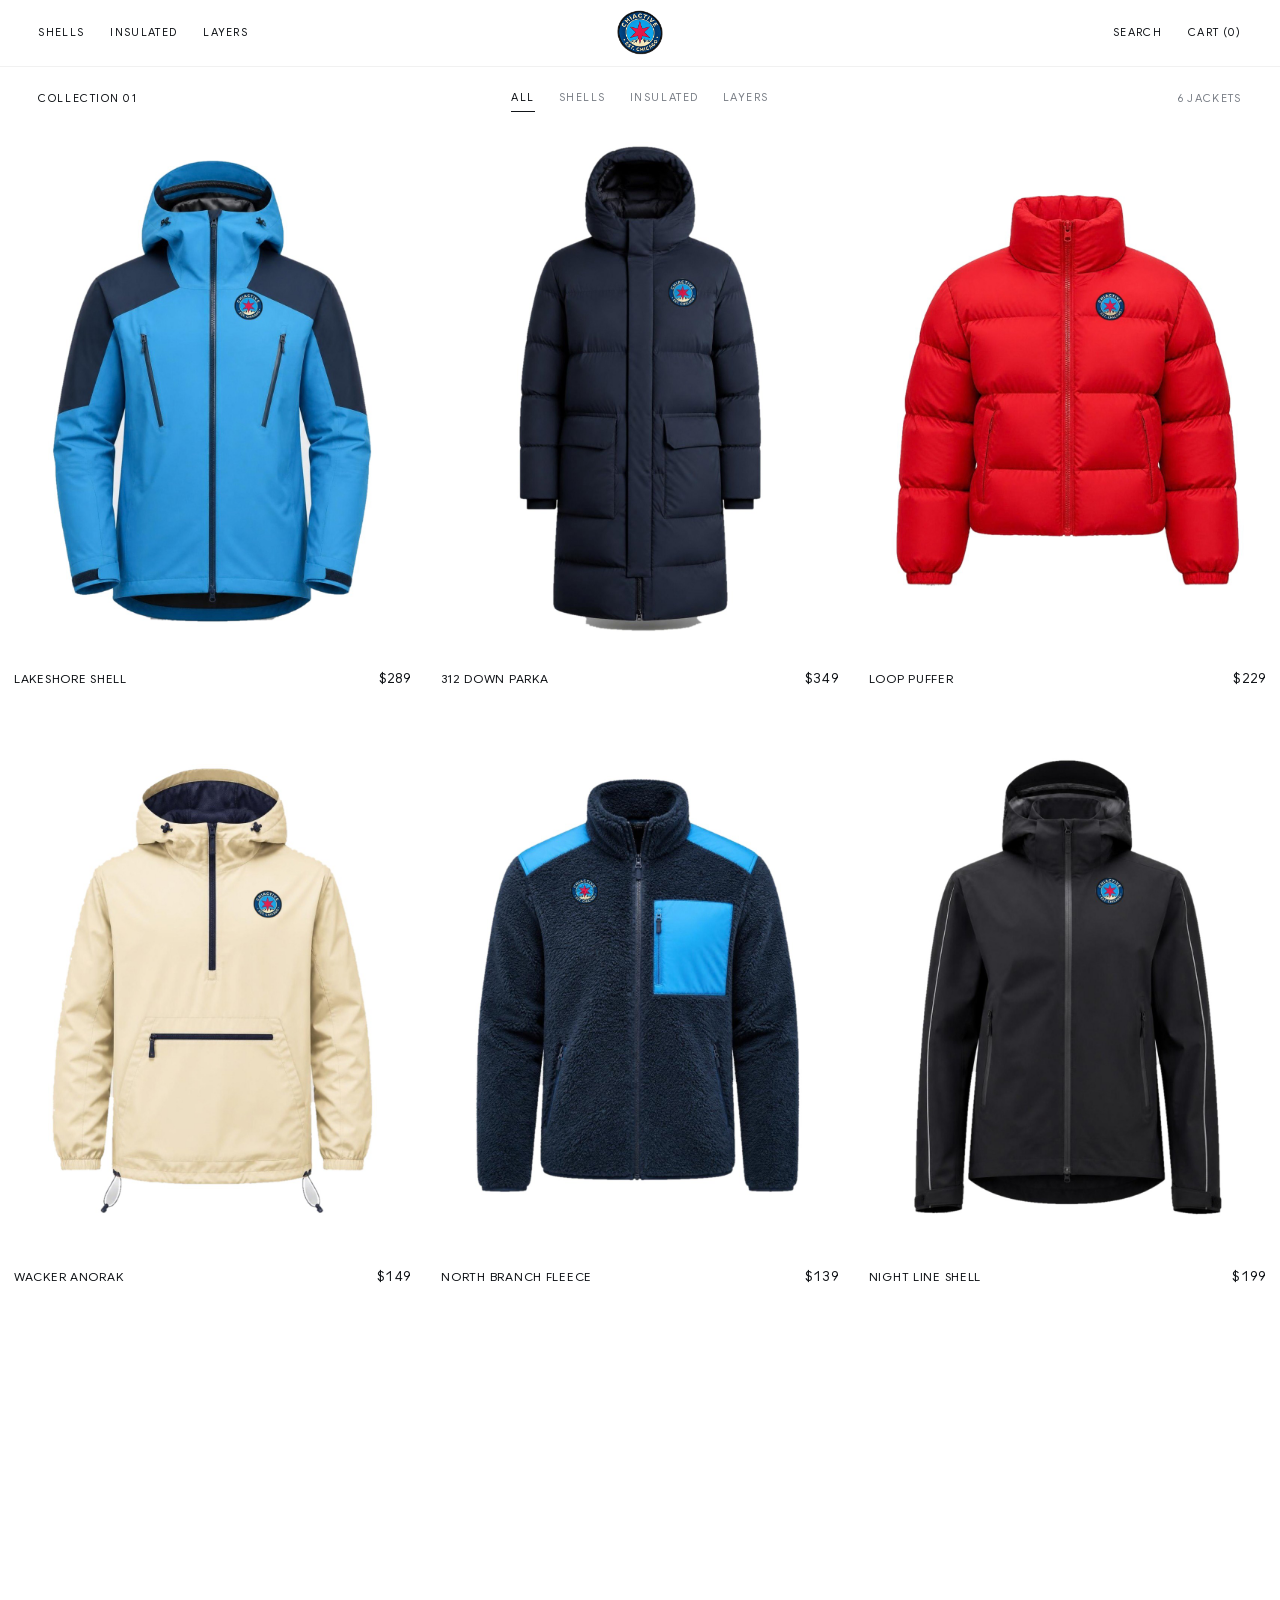
<file: jackets/index.html>
<!DOCTYPE html><html lang="en"><head><meta charset="UTF-8"><meta http-equiv="refresh" content="0; url=../shop.html"><title>ChiActive</title></head><body><p><a href="../shop.html">Continue</a></p></body></html>
</file>
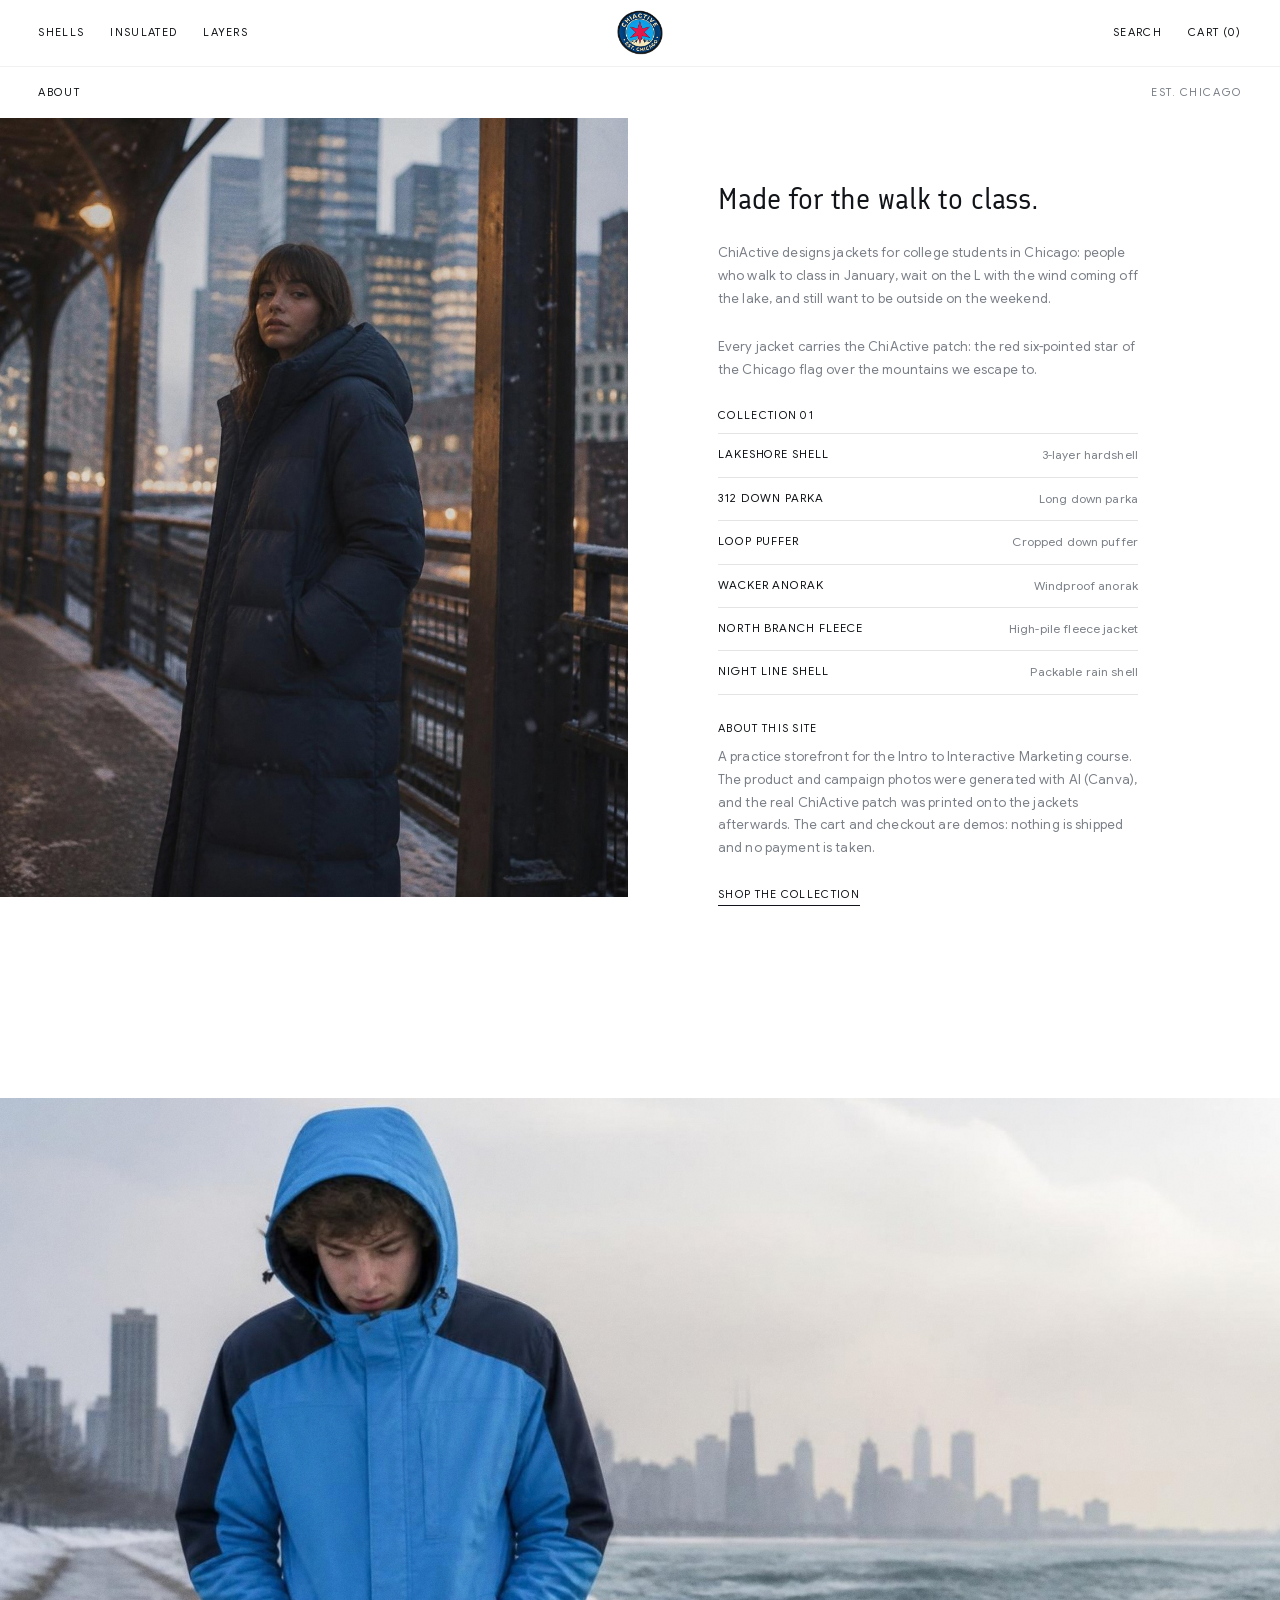
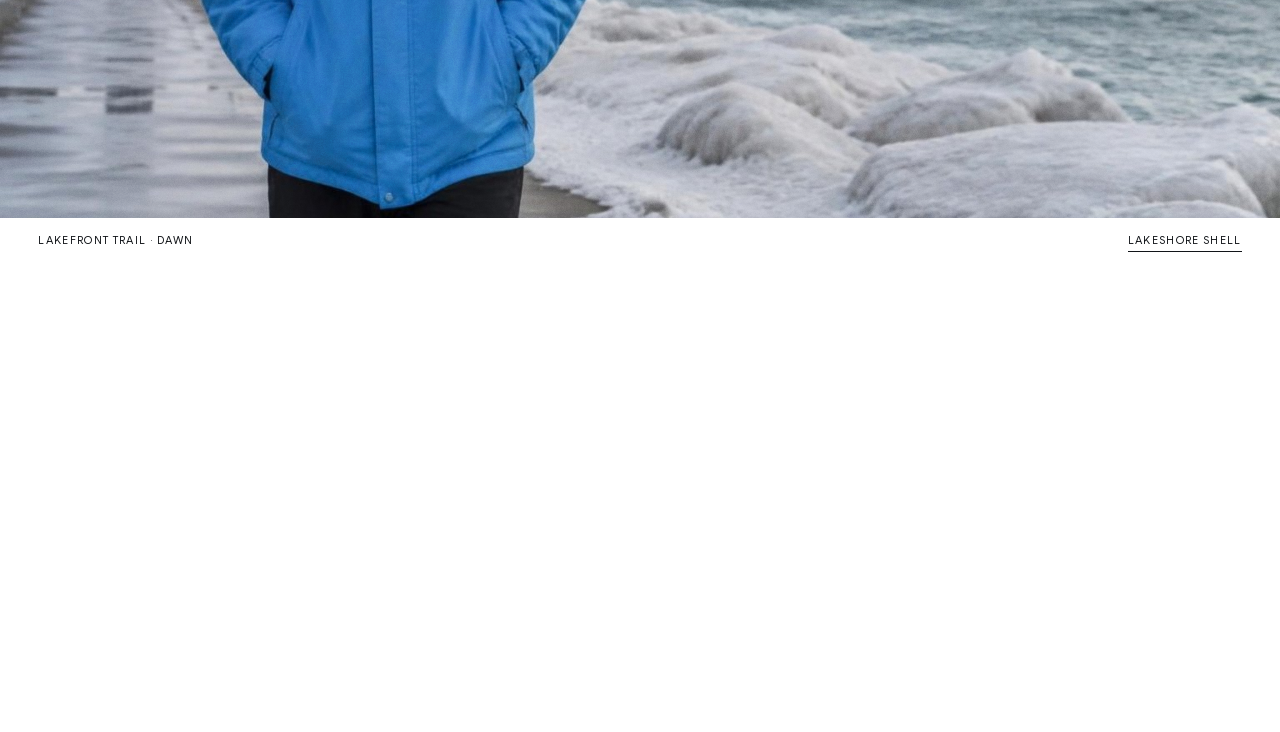
<file: about.html>
<!DOCTYPE html>
<html lang="en" data-root="">
<head>
<meta charset="UTF-8">
<meta name="viewport" content="width=device-width, initial-scale=1">
<title>About | ChiActive</title>
<meta name="description" content="ChiActive designs jackets for college students in Chicago.">
<link rel="icon" href="images/logo-badge-160.png">
<meta name="theme-color" content="#ffffff">
<meta property="og:type" content="website">
<meta property="og:site_name" content="ChiActive">
<meta property="og:title" content="About | ChiActive">
<meta property="og:description" content="ChiActive designs jackets for college students in Chicago.">
<meta property="og:image" content="https://myraune.github.io/chiactive/images/ai/og-image.jpg">
<meta name="twitter:card" content="summary_large_image">
<link rel="stylesheet" href="styles.css?v=c51">
</head>
<body>
<a class="skip" href="#main">Skip to content</a>
<div class="site-top">
<header class="e-hdr">
  <nav class="hdr-nav" aria-label="Main"><button class="menu-btn" type="button" aria-expanded="false" aria-controls="menu">Menu</button><a href="shop.html#shells">Shells</a><a href="shop.html#insulated">Insulated</a><a href="shop.html#layers">Layers</a></nav>
  <a class="e-logo e-badge" href="index.html" aria-label="ChiActive home"><img src="images/logo-badge-160.png" alt="" width="46" height="46"></a>
  <div class="e-tools"><button type="button" data-open-search>Search</button><button type="button" data-open-cart aria-label="Open cart">Cart <span class="cart-count" aria-live="polite">0</span></button></div>
</header>
</div>
<div class="menu" id="menu" hidden><nav aria-label="Menu"><a href="shop.html">Shop</a><a href="shop.html#shells">Shells</a><a href="shop.html#insulated">Insulated</a><a href="shop.html#layers">Layers</a><a href="blog/index.html">Journal</a><a href="about.html">About</a></nav><div class="menu-sub"><a class="link" href="checkout.html">Checkout</a></div></div>

<main id="main">
  <div class="page-bar"><h1>About</h1><span></span><p class="count">Est. Chicago</p></div>
  <section class="ab">
    <div class="ab-media"><img src="images/ai/campaign-l-platform.jpg" alt="A woman in the 312 Down Parka on an L platform"></div>
    <div class="ab-text">
      <p class="ab-lead">Made for the walk to class.</p>
      <p>ChiActive designs jackets for college students in Chicago: people who walk to class in January, wait on the L with the wind coming off the lake, and still want to be outside on the weekend.</p>
      <p>Every jacket carries the ChiActive patch: the red six-pointed star of the Chicago flag over the mountains we escape to.</p>
      <div><p class="small ab-label">Collection 01</p><ul class="ab-list"><li><a href="jackets/lakeshore-shell.html"><b>Lakeshore Shell</b><span>3-layer hardshell</span></a></li><li><a href="jackets/312-down-parka.html"><b>312 Down Parka</b><span>Long down parka</span></a></li><li><a href="jackets/loop-puffer.html"><b>Loop Puffer</b><span>Cropped down puffer</span></a></li><li><a href="jackets/wacker-anorak.html"><b>Wacker Anorak</b><span>Windproof anorak</span></a></li><li><a href="jackets/north-branch-fleece.html"><b>North Branch Fleece</b><span>High-pile fleece jacket</span></a></li><li><a href="jackets/night-line-shell.html"><b>Night Line Shell</b><span>Packable rain shell</span></a></li></ul></div>
      <div><p class="small ab-label">About this site</p><p>A practice storefront for the Intro to Interactive Marketing course. The product and campaign photos were generated with AI (Canva), and the real ChiActive patch was printed onto the jackets afterwards. The cart and checkout are demos: nothing is shipped and no payment is taken.</p></div>
      <a class="link" href="shop.html">Shop the collection</a>
    </div>
  </section>
  <figure class="wide wide-quiet ab-wide">
    <img src="images/ai/campaign-lakefront.jpg" alt="The Lakeshore Shell on the Lakefront Trail at dawn" loading="lazy">
    <figcaption><p class="small">Lakefront Trail · Dawn</p><a class="link" href="jackets/lakeshore-shell.html">Lakeshore Shell</a></figcaption>
  </figure>
</main>
<footer class="ftr">
  <div><p class="ftr-tag">Built for the four-season city.</p><p class="ftr-note">ChiActive Collection 01. Six jackets designed for Chicago college students. A class project for Intro to Interactive Marketing: nothing is for sale and no payment is taken.</p></div>
  <div><h2>Shop</h2><ul><li><a href="shop.html#shells">Shells</a></li><li><a href="shop.html#insulated">Insulated</a></li><li><a href="shop.html#layers">Layers</a></li><li><a href="shop.html">All jackets</a></li></ul></div>
  <div><h2>ChiActive</h2><ul><li><a href="about.html">About</a></li><li><a href="blog/index.html">Journal</a></li><li><a href="checkout.html">Checkout</a></li></ul></div>
  <p class="ftr-word" aria-hidden="true" data-split="chars">CHIACTIVE</p>
</footer>
<script src="js/products.js?v=c51"></script>
<script src="js/main.js?v=c51"></script>
<script src="js/motion.js?v=c51"></script>
</body>
</html>
</file>
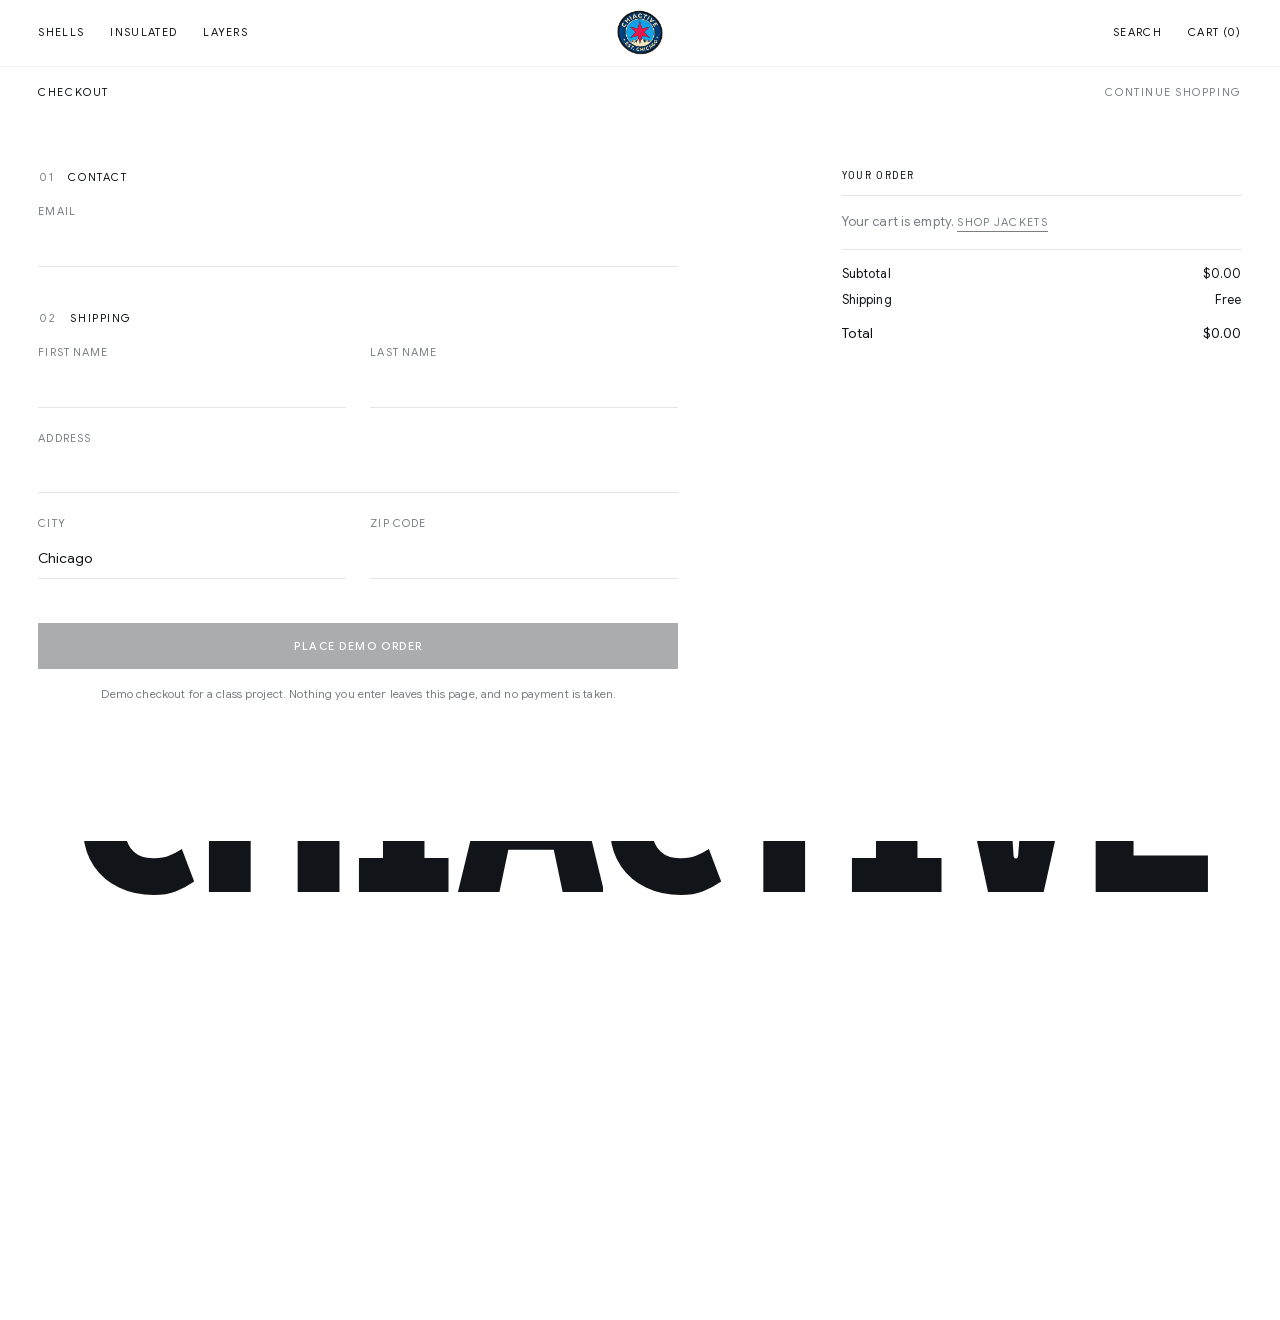
<file: checkout.html>
<!DOCTYPE html>
<html lang="en" data-root="">
<head>
<meta charset="UTF-8">
<meta name="viewport" content="width=device-width, initial-scale=1">
<title>Checkout | ChiActive</title>
<meta name="description" content="Demo checkout.">
<link rel="icon" href="images/logo-badge-160.png">
<meta name="theme-color" content="#ffffff">
<meta property="og:type" content="website">
<meta property="og:site_name" content="ChiActive">
<meta property="og:title" content="Checkout | ChiActive">
<meta property="og:description" content="Demo checkout.">
<meta property="og:image" content="https://myraune.github.io/chiactive/images/ai/og-image.jpg">
<meta name="twitter:card" content="summary_large_image">
<link rel="stylesheet" href="styles.css?v=c51">
</head>
<body>
<a class="skip" href="#main">Skip to content</a>
<div class="site-top">
<header class="e-hdr">
  <nav class="hdr-nav" aria-label="Main"><button class="menu-btn" type="button" aria-expanded="false" aria-controls="menu">Menu</button><a href="shop.html#shells">Shells</a><a href="shop.html#insulated">Insulated</a><a href="shop.html#layers">Layers</a></nav>
  <a class="e-logo e-badge" href="index.html" aria-label="ChiActive home"><img src="images/logo-badge-160.png" alt="" width="46" height="46"></a>
  <div class="e-tools"><button type="button" data-open-search>Search</button><button type="button" data-open-cart aria-label="Open cart">Cart <span class="cart-count" aria-live="polite">0</span></button></div>
</header>
</div>
<div class="menu" id="menu" hidden><nav aria-label="Menu"><a href="shop.html">Shop</a><a href="shop.html#shells">Shells</a><a href="shop.html#insulated">Insulated</a><a href="shop.html#layers">Layers</a><a href="blog/index.html">Journal</a><a href="about.html">About</a></nav><div class="menu-sub"><a class="link" href="checkout.html">Checkout</a></div></div>

<main id="main" class="co">
  <div class="page-bar"><h1>Checkout</h1><span></span><a class="count" href="shop.html">Continue shopping</a></div>
  <div class="checkout" data-checkout>
    <form class="form" data-checkout-form>
      <fieldset><legend><span>01</span>Contact</legend><div class="field full"><label for="email">Email</label><input id="email" name="email" type="email" autocomplete="email" required></div></fieldset>
      <fieldset><legend><span>02</span>Shipping</legend>
        <div class="field"><label for="first">First name</label><input id="first" name="first" autocomplete="given-name" required></div>
        <div class="field"><label for="last">Last name</label><input id="last" name="last" autocomplete="family-name" required></div>
        <div class="field full"><label for="address">Address</label><input id="address" name="address" autocomplete="street-address" required></div>
        <div class="field"><label for="city">City</label><input id="city" name="city" autocomplete="address-level2" value="Chicago" required></div>
        <div class="field"><label for="zip">ZIP code</label><input id="zip" name="zip" autocomplete="postal-code" inputmode="numeric" required></div>
      </fieldset>
      <button class="btn btn-block" type="submit">Place demo order</button>
      <p class="demo-note">Demo checkout for a class project. Nothing you enter leaves this page, and no payment is taken.</p>
    </form>
    <aside class="summary" aria-labelledby="sum"><h2 id="sum" class="small">Your order</h2><div class="sum-lines" data-sum-lines></div>
      <div class="totals"><div><span>Subtotal</span><span data-sum-subtotal>$0.00</span></div><div><span>Shipping</span><span data-sum-shipping>Free</span></div><div class="grand"><span>Total</span><span data-sum-total>$0.00</span></div></div><p class="ship-note" data-sum-note></p></aside>
  </div>
  <div class="done" data-done hidden><p class="small muted">Order <span data-order-no></span></p><h2>Thanks, you're all set.</h2><p class="muted">This was a demo order, so nothing will ship. Your cart has been cleared.</p><a class="btn" href="shop.html">Keep shopping</a></div>
</main>
<footer class="ftr">
  <div><p class="ftr-tag">Built for the four-season city.</p><p class="ftr-note">ChiActive Collection 01. Six jackets designed for Chicago college students. A class project for Intro to Interactive Marketing: nothing is for sale and no payment is taken.</p></div>
  <div><h2>Shop</h2><ul><li><a href="shop.html#shells">Shells</a></li><li><a href="shop.html#insulated">Insulated</a></li><li><a href="shop.html#layers">Layers</a></li><li><a href="shop.html">All jackets</a></li></ul></div>
  <div><h2>ChiActive</h2><ul><li><a href="about.html">About</a></li><li><a href="blog/index.html">Journal</a></li><li><a href="checkout.html">Checkout</a></li></ul></div>
  <p class="ftr-word" aria-hidden="true" data-split="chars">CHIACTIVE</p>
</footer>
<script src="js/products.js?v=c51"></script>
<script src="js/main.js?v=c51"></script>
<script src="js/motion.js?v=c51"></script>
</body>
</html>
</file>
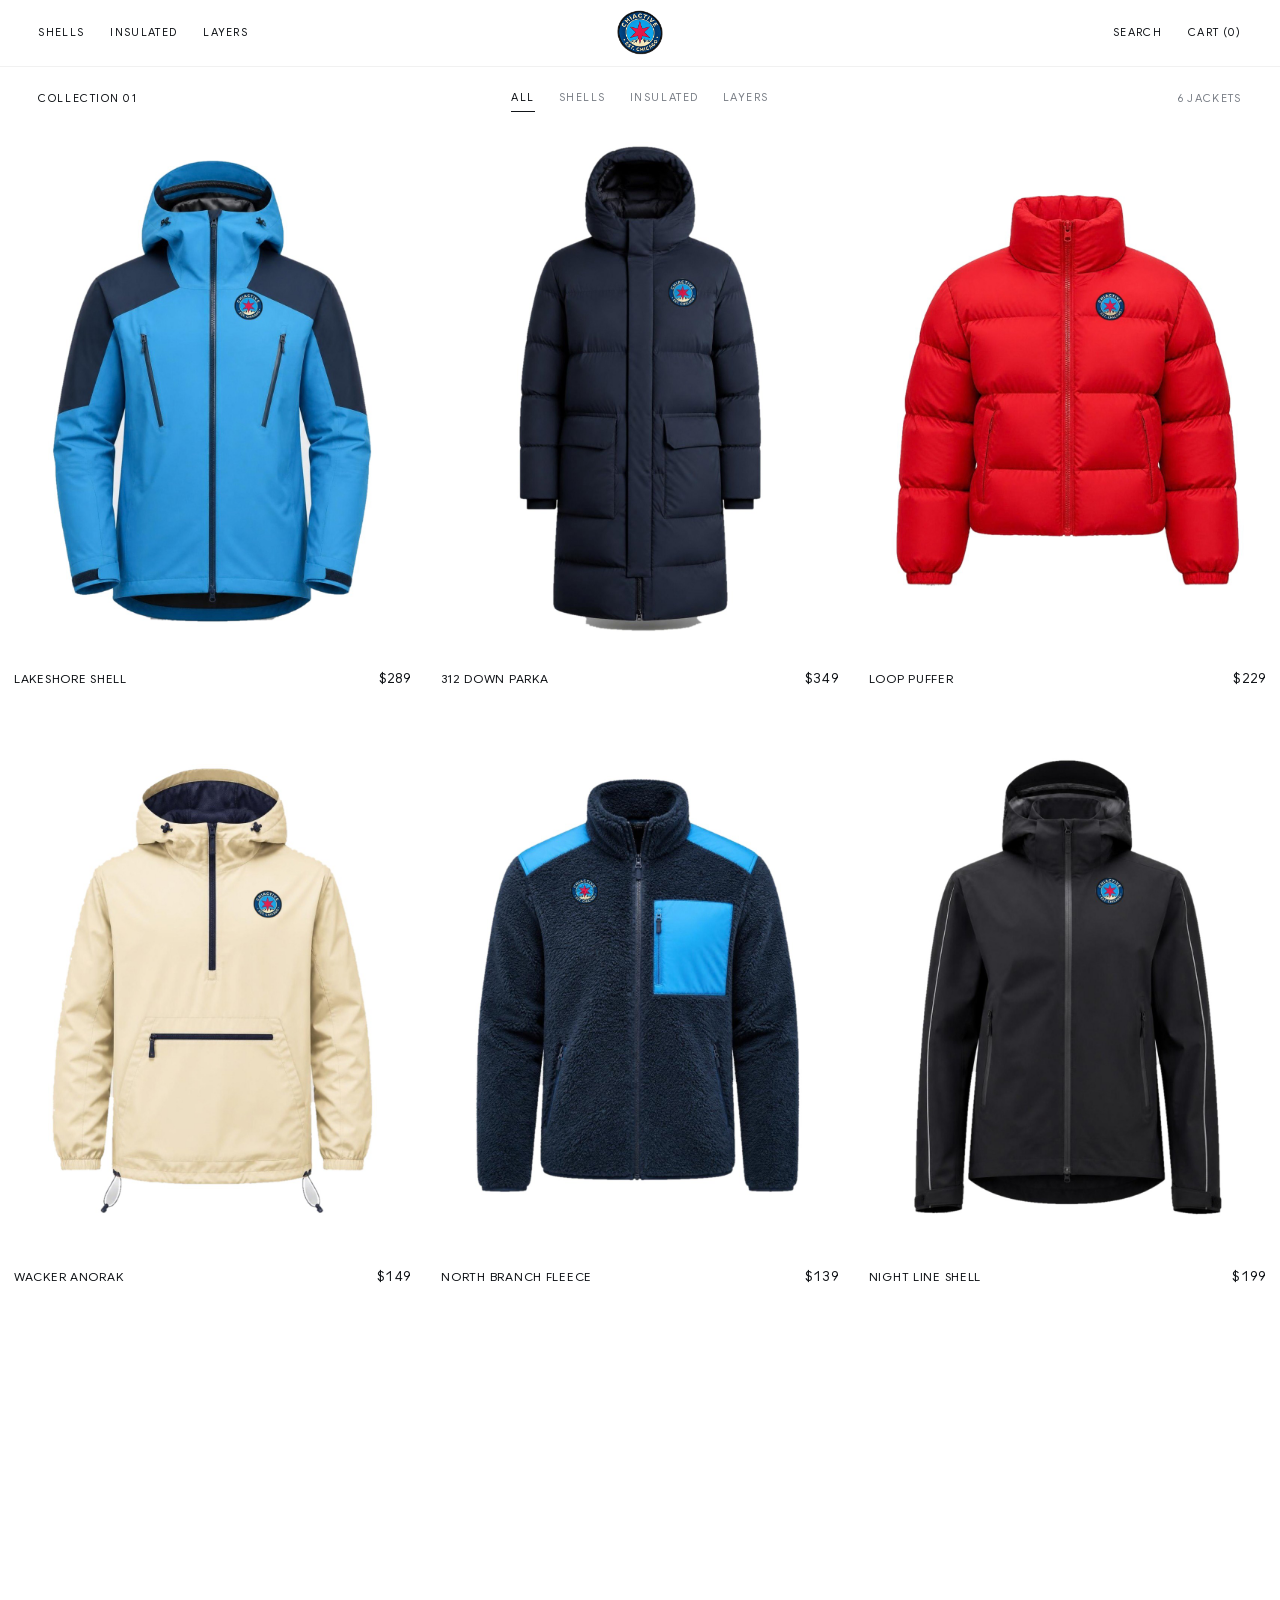
<file: shop.html>
<!DOCTYPE html>
<html lang="en" data-root="">
<head>
<meta charset="UTF-8">
<meta name="viewport" content="width=device-width, initial-scale=1">
<title>Shop | ChiActive</title>
<meta name="description" content="All ChiActive jackets: shells, insulated and layers.">
<link rel="icon" href="images/logo-badge-160.png">
<meta name="theme-color" content="#ffffff">
<meta property="og:type" content="website">
<meta property="og:site_name" content="ChiActive">
<meta property="og:title" content="Shop | ChiActive">
<meta property="og:description" content="All ChiActive jackets: shells, insulated and layers.">
<meta property="og:image" content="https://myraune.github.io/chiactive/images/ai/og-image.jpg">
<meta name="twitter:card" content="summary_large_image">
<link rel="stylesheet" href="styles.css?v=c51">
</head>
<body>
<a class="skip" href="#main">Skip to content</a>
<div class="site-top">
<header class="e-hdr">
  <nav class="hdr-nav" aria-label="Main"><button class="menu-btn" type="button" aria-expanded="false" aria-controls="menu">Menu</button><a href="shop.html#shells">Shells</a><a href="shop.html#insulated">Insulated</a><a href="shop.html#layers">Layers</a></nav>
  <a class="e-logo e-badge" href="index.html" aria-label="ChiActive home"><img src="images/logo-badge-160.png" alt="" width="46" height="46"></a>
  <div class="e-tools"><button type="button" data-open-search>Search</button><button type="button" data-open-cart aria-label="Open cart">Cart <span class="cart-count" aria-live="polite">0</span></button></div>
</header>
</div>
<div class="menu" id="menu" hidden><nav aria-label="Menu"><a href="shop.html">Shop</a><a href="shop.html#shells">Shells</a><a href="shop.html#insulated">Insulated</a><a href="shop.html#layers">Layers</a><a href="blog/index.html">Journal</a><a href="about.html">About</a></nav><div class="menu-sub"><a class="link" href="checkout.html">Checkout</a></div></div>

<main id="main" class="shop">
  <div class="shop-bar">
    <h1 class="small">Collection 01</h1>
    <div class="chips" role="group" aria-label="Filter"><button class="chip" type="button" data-filter="all" aria-pressed="true">All</button><button class="chip" type="button" data-filter="shells" aria-pressed="false">Shells</button><button class="chip" type="button" data-filter="insulated" aria-pressed="false">Insulated</button><button class="chip" type="button" data-filter="layers" aria-pressed="false">Layers</button></div>
    <p class="count" data-count aria-live="polite">6 jackets</p>
  </div>
  <div class="grid" data-filterable><article class="card" data-category="shells" data-id="lakeshore-shell">
  <div class="card-img"><img class="card-main" style="view-transition-name:jkt-lakeshore-shell" src="images/ai/white/lakeshore-shell.jpg" alt="Lakeshore Shell, Sky / Navy" loading="lazy"><img class="card-alt" src="images/ai/white/lakeshore-shell-detail-chest.jpg" alt="" aria-hidden="true" loading="lazy"><div class="quick" role="group" aria-label="Quick add Lakeshore Shell"><span>Add</span><div><button type="button" data-quick="XS" aria-label="Add Lakeshore Shell, size XS, to cart">XS</button><button type="button" data-quick="S" aria-label="Add Lakeshore Shell, size S, to cart">S</button><button type="button" data-quick="M" aria-label="Add Lakeshore Shell, size M, to cart">M</button><button type="button" data-quick="L" aria-label="Add Lakeshore Shell, size L, to cart">L</button><button type="button" data-quick="XL" aria-label="Add Lakeshore Shell, size XL, to cart">XL</button><button type="button" data-quick="XXL" aria-label="Add Lakeshore Shell, size XXL, to cart">XXL</button></div></div></div>
  <div class="card-body"><div><a class="card-name" href="jackets/lakeshore-shell.html">Lakeshore Shell</a><p class="card-sub">3-layer hardshell</p></div><p class="price">$289</p></div>
</article><article class="card" data-category="insulated" data-id="312-down-parka">
  <div class="card-img"><img class="card-main" style="view-transition-name:jkt-312-down-parka" src="images/ai/white/312-down-parka.jpg" alt="312 Down Parka, Navy" loading="lazy"><img class="card-alt" src="images/ai/white/312-down-parka-detail-chest.jpg" alt="" aria-hidden="true" loading="lazy"><div class="quick" role="group" aria-label="Quick add 312 Down Parka"><span>Add</span><div><button type="button" data-quick="XS" aria-label="Add 312 Down Parka, size XS, to cart">XS</button><button type="button" data-quick="S" aria-label="Add 312 Down Parka, size S, to cart">S</button><button type="button" data-quick="M" aria-label="Add 312 Down Parka, size M, to cart">M</button><button type="button" data-quick="L" aria-label="Add 312 Down Parka, size L, to cart">L</button><button type="button" data-quick="XL" aria-label="Add 312 Down Parka, size XL, to cart">XL</button><button type="button" data-quick="XXL" aria-label="Add 312 Down Parka, size XXL, to cart">XXL</button></div></div></div>
  <div class="card-body"><div><a class="card-name" href="jackets/312-down-parka.html">312 Down Parka</a><p class="card-sub">Long down parka</p></div><p class="price">$349</p></div>
</article><article class="card" data-category="insulated" data-id="loop-puffer">
  <div class="card-img"><img class="card-main" style="view-transition-name:jkt-loop-puffer" src="images/ai/white/loop-puffer.jpg" alt="Loop Puffer, Star Red" loading="lazy"><img class="card-alt" src="images/ai/white/loop-puffer-detail-chest.jpg" alt="" aria-hidden="true" loading="lazy"><div class="quick" role="group" aria-label="Quick add Loop Puffer"><span>Add</span><div><button type="button" data-quick="XS" aria-label="Add Loop Puffer, size XS, to cart">XS</button><button type="button" data-quick="S" aria-label="Add Loop Puffer, size S, to cart">S</button><button type="button" data-quick="M" aria-label="Add Loop Puffer, size M, to cart">M</button><button type="button" data-quick="L" aria-label="Add Loop Puffer, size L, to cart">L</button><button type="button" data-quick="XL" aria-label="Add Loop Puffer, size XL, to cart">XL</button><button type="button" data-quick="XXL" aria-label="Add Loop Puffer, size XXL, to cart">XXL</button></div></div></div>
  <div class="card-body"><div><a class="card-name" href="jackets/loop-puffer.html">Loop Puffer</a><p class="card-sub">Cropped down puffer</p></div><p class="price">$229</p></div>
</article><article class="card" data-category="layers" data-id="wacker-anorak">
  <div class="card-img"><img class="card-main" style="view-transition-name:jkt-wacker-anorak" src="images/ai/white/wacker-anorak.jpg" alt="Wacker Anorak, Cream / Navy" loading="lazy"><img class="card-alt" src="images/ai/white/wacker-anorak-detail-chest.jpg" alt="" aria-hidden="true" loading="lazy"><div class="quick" role="group" aria-label="Quick add Wacker Anorak"><span>Add</span><div><button type="button" data-quick="XS" aria-label="Add Wacker Anorak, size XS, to cart">XS</button><button type="button" data-quick="S" aria-label="Add Wacker Anorak, size S, to cart">S</button><button type="button" data-quick="M" aria-label="Add Wacker Anorak, size M, to cart">M</button><button type="button" data-quick="L" aria-label="Add Wacker Anorak, size L, to cart">L</button><button type="button" data-quick="XL" aria-label="Add Wacker Anorak, size XL, to cart">XL</button><button type="button" data-quick="XXL" aria-label="Add Wacker Anorak, size XXL, to cart">XXL</button></div></div></div>
  <div class="card-body"><div><a class="card-name" href="jackets/wacker-anorak.html">Wacker Anorak</a><p class="card-sub">Windproof anorak</p></div><p class="price">$149</p></div>
</article><article class="card" data-category="layers" data-id="north-branch-fleece">
  <div class="card-img"><img class="card-main" style="view-transition-name:jkt-north-branch-fleece" src="images/ai/white/north-branch-fleece.jpg" alt="North Branch Fleece, Navy / Sky" loading="lazy"><img class="card-alt" src="images/ai/white/north-branch-fleece-detail-chest.jpg" alt="" aria-hidden="true" loading="lazy"><div class="quick" role="group" aria-label="Quick add North Branch Fleece"><span>Add</span><div><button type="button" data-quick="XS" aria-label="Add North Branch Fleece, size XS, to cart">XS</button><button type="button" data-quick="S" aria-label="Add North Branch Fleece, size S, to cart">S</button><button type="button" data-quick="M" aria-label="Add North Branch Fleece, size M, to cart">M</button><button type="button" data-quick="L" aria-label="Add North Branch Fleece, size L, to cart">L</button><button type="button" data-quick="XL" aria-label="Add North Branch Fleece, size XL, to cart">XL</button><button type="button" data-quick="XXL" aria-label="Add North Branch Fleece, size XXL, to cart">XXL</button></div></div></div>
  <div class="card-body"><div><a class="card-name" href="jackets/north-branch-fleece.html">North Branch Fleece</a><p class="card-sub">High-pile fleece jacket</p></div><p class="price">$139</p></div>
</article><article class="card" data-category="shells" data-id="night-line-shell">
  <div class="card-img"><img class="card-main" style="view-transition-name:jkt-night-line-shell" src="images/ai/white/night-line-shell.jpg" alt="Night Line Shell, Graphite" loading="lazy"><img class="card-alt" src="images/ai/white/night-line-shell-detail-chest.jpg" alt="" aria-hidden="true" loading="lazy"><div class="quick" role="group" aria-label="Quick add Night Line Shell"><span>Add</span><div><button type="button" data-quick="XS" aria-label="Add Night Line Shell, size XS, to cart">XS</button><button type="button" data-quick="S" aria-label="Add Night Line Shell, size S, to cart">S</button><button type="button" data-quick="M" aria-label="Add Night Line Shell, size M, to cart">M</button><button type="button" data-quick="L" aria-label="Add Night Line Shell, size L, to cart">L</button><button type="button" data-quick="XL" aria-label="Add Night Line Shell, size XL, to cart">XL</button><button type="button" data-quick="XXL" aria-label="Add Night Line Shell, size XXL, to cart">XXL</button></div></div></div>
  <div class="card-body"><div><a class="card-name" href="jackets/night-line-shell.html">Night Line Shell</a><p class="card-sub">Packable rain shell</p></div><p class="price">$199</p></div>
</article></div>
</main>
<footer class="ftr">
  <div><p class="ftr-tag">Built for the four-season city.</p><p class="ftr-note">ChiActive Collection 01. Six jackets designed for Chicago college students. A class project for Intro to Interactive Marketing: nothing is for sale and no payment is taken.</p></div>
  <div><h2>Shop</h2><ul><li><a href="shop.html#shells">Shells</a></li><li><a href="shop.html#insulated">Insulated</a></li><li><a href="shop.html#layers">Layers</a></li><li><a href="shop.html">All jackets</a></li></ul></div>
  <div><h2>ChiActive</h2><ul><li><a href="about.html">About</a></li><li><a href="blog/index.html">Journal</a></li><li><a href="checkout.html">Checkout</a></li></ul></div>
  <p class="ftr-word" aria-hidden="true" data-split="chars">CHIACTIVE</p>
</footer>
<script src="js/products.js?v=c51"></script>
<script src="js/main.js?v=c51"></script>
<script src="js/motion.js?v=c51"></script>
</body>
</html>
</file>
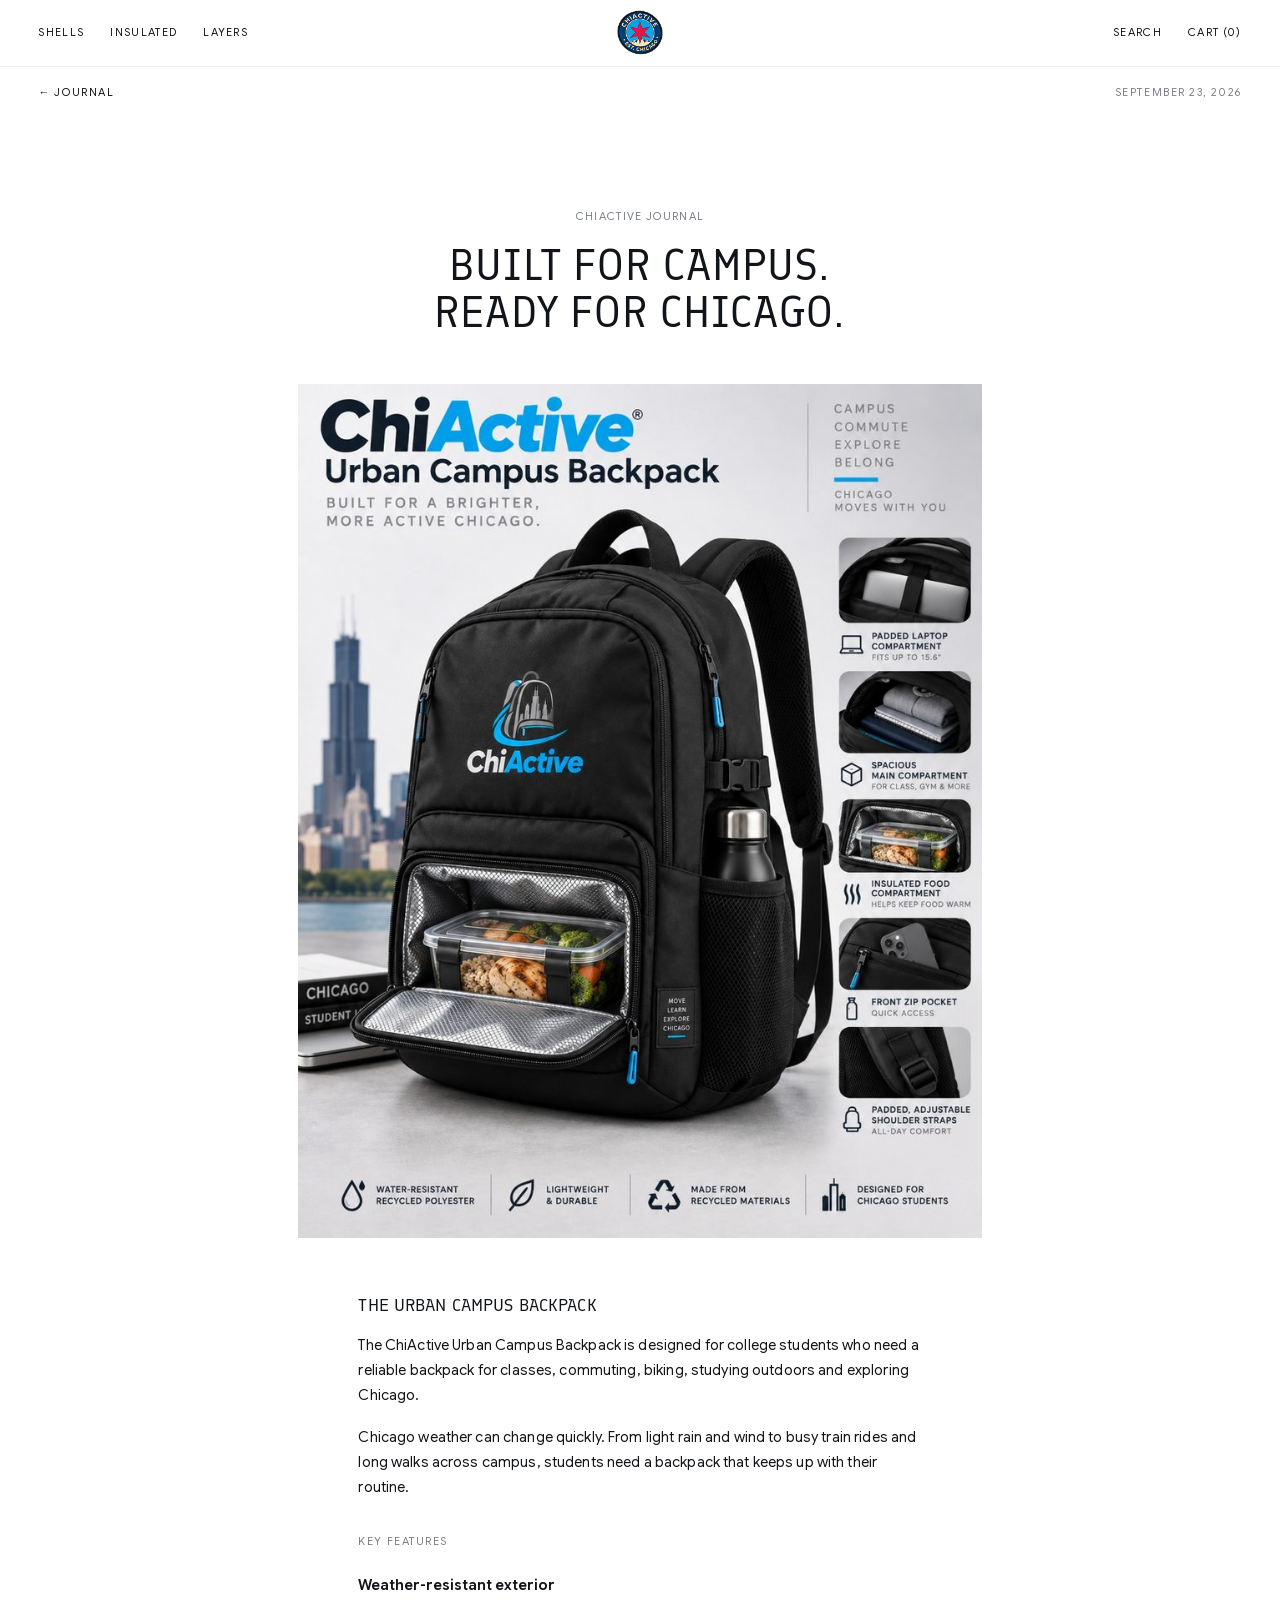
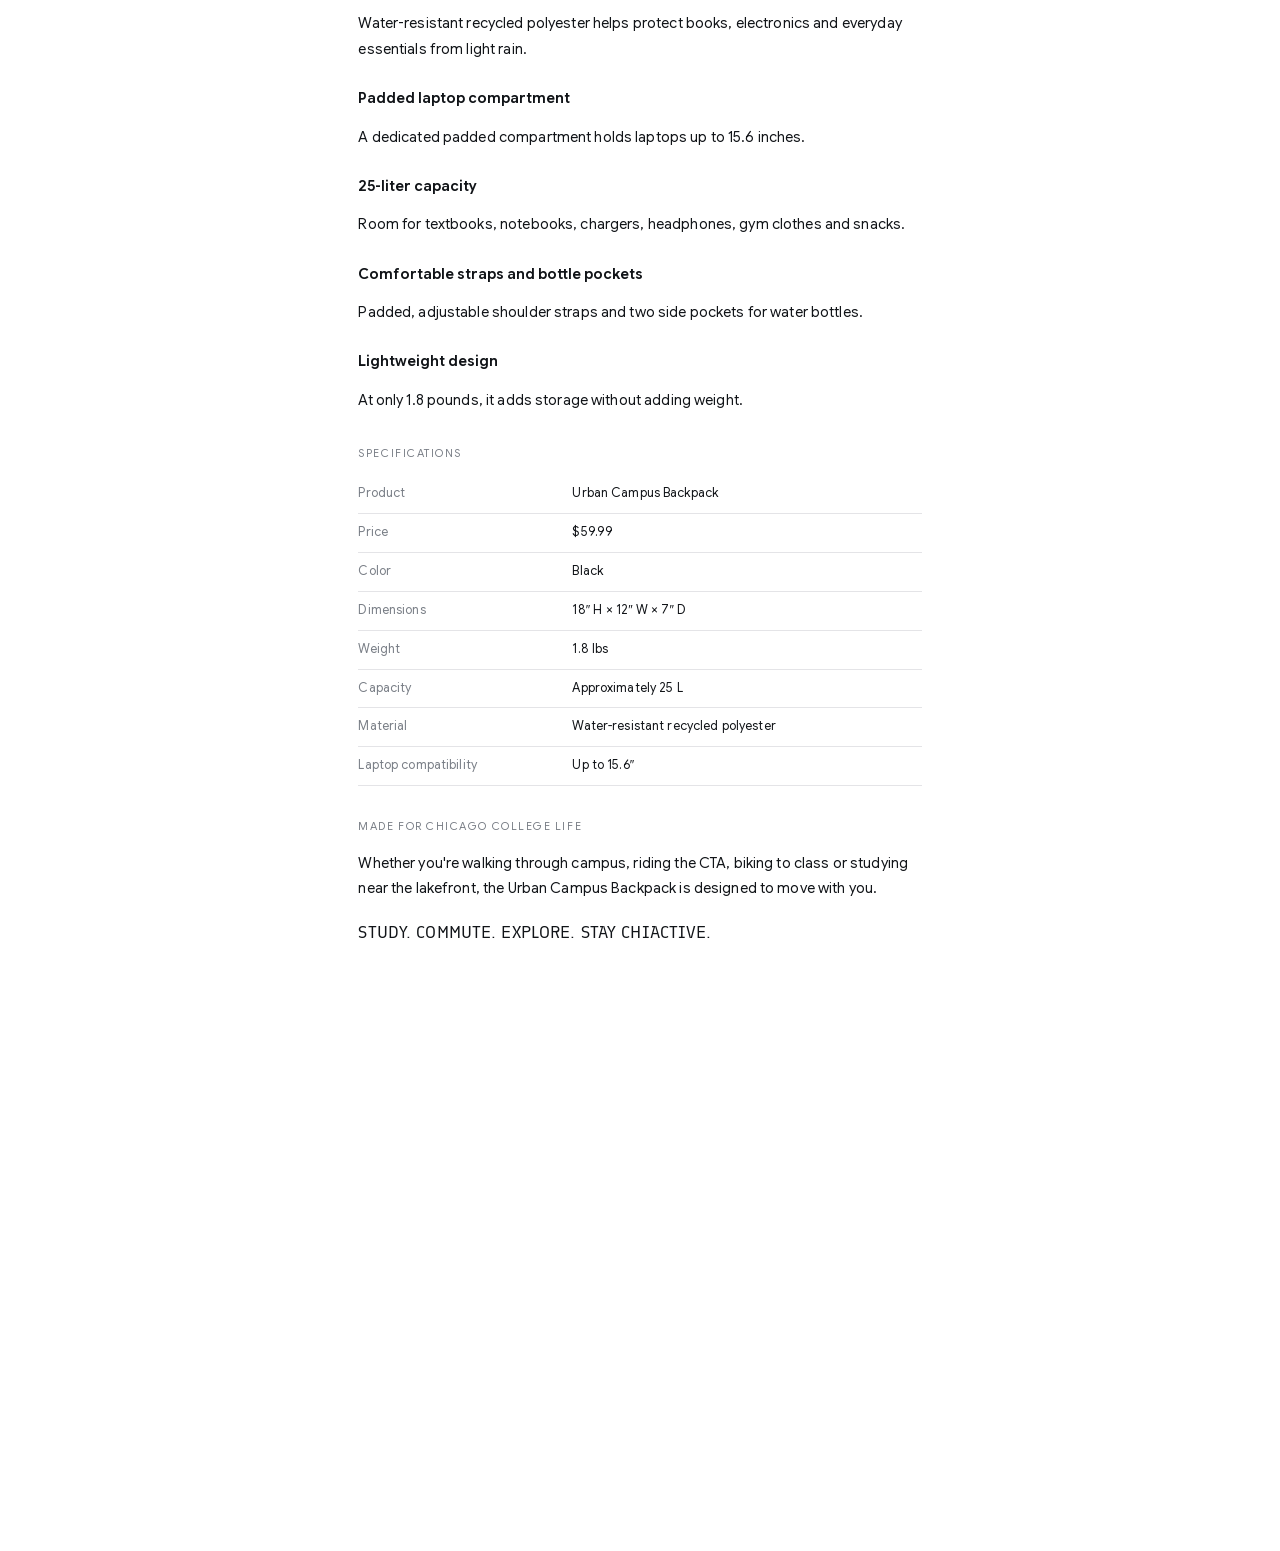
<file: blog/chiactive-urban-campus-backpack.html>
<!DOCTYPE html>
<html lang="en" data-root="../">
<head>
<meta charset="UTF-8">
<meta name="viewport" content="width=device-width, initial-scale=1">
<title>Built for campus. Ready for Chicago. | ChiActive Journal</title>
<meta name="description" content="A student review of the ChiActive Urban Campus Backpack.">
<link rel="icon" href="../images/logo-badge-160.png">
<meta name="theme-color" content="#ffffff">
<meta property="og:type" content="website">
<meta property="og:site_name" content="ChiActive">
<meta property="og:title" content="Built for campus. Ready for Chicago. | ChiActive Journal">
<meta property="og:description" content="A student review of the ChiActive Urban Campus Backpack.">
<meta property="og:image" content="https://myraune.github.io/chiactive/images/ai/og-image.jpg">
<meta name="twitter:card" content="summary_large_image">
<link rel="stylesheet" href="../styles.css?v=c51">
</head>
<body>
<a class="skip" href="#main">Skip to content</a>
<div class="site-top">
<header class="e-hdr">
  <nav class="hdr-nav" aria-label="Main"><button class="menu-btn" type="button" aria-expanded="false" aria-controls="menu">Menu</button><a href="../shop.html#shells">Shells</a><a href="../shop.html#insulated">Insulated</a><a href="../shop.html#layers">Layers</a></nav>
  <a class="e-logo e-badge" href="../index.html" aria-label="ChiActive home"><img src="../images/logo-badge-160.png" alt="" width="46" height="46"></a>
  <div class="e-tools"><button type="button" data-open-search>Search</button><button type="button" data-open-cart aria-label="Open cart">Cart <span class="cart-count" aria-live="polite">0</span></button></div>
</header>
</div>
<div class="menu" id="menu" hidden><nav aria-label="Menu"><a href="../shop.html">Shop</a><a href="../shop.html#shells">Shells</a><a href="../shop.html#insulated">Insulated</a><a href="../shop.html#layers">Layers</a><a href="../blog/index.html">Journal</a><a href="../about.html">About</a></nav><div class="menu-sub"><a class="link" href="../checkout.html">Checkout</a></div></div>

<main id="main" class="ar">
  <div class="page-bar"><a href="index.html">← Journal</a><span></span><p class="count">September 23, 2026</p></div>
  <header class="ar-head"><p class="small muted" data-author>ChiActive Journal</p><h1>Built for campus. Ready for Chicago.</h1></header>
  <figure class="ar-img"><img src="../images/WhatsApp-Image-2026-09-20-at-11.32.42-PM-819x1024.jpeg" alt="ChiActive Urban Campus Backpack with labeled features"></figure>
  <article class="article">
    <p class="kicker">The Urban Campus Backpack</p>
    <p>The ChiActive Urban Campus Backpack is designed for college students who need a reliable backpack for classes, commuting, biking, studying outdoors and exploring Chicago.</p>
    <p>Chicago weather can change quickly. From light rain and wind to busy train rides and long walks across campus, students need a backpack that keeps up with their routine.</p>
    <h2>Key features</h2>
    <h3>Weather-resistant exterior</h3><p>Water-resistant recycled polyester helps protect books, electronics and everyday essentials from light rain.</p>
    <h3>Padded laptop compartment</h3><p>A dedicated padded compartment holds laptops up to 15.6 inches.</p>
    <h3>25-liter capacity</h3><p>Room for textbooks, notebooks, chargers, headphones, gym clothes and snacks.</p>
    <h3>Comfortable straps and bottle pockets</h3><p>Padded, adjustable shoulder straps and two side pockets for water bottles.</p>
    <h3>Lightweight design</h3><p>At only 1.8 pounds, it adds storage without adding weight.</p>
    <h2>Specifications</h2><table class="specs"><tr><th scope="row">Product</th><td>Urban Campus Backpack</td></tr><tr><th scope="row">Price</th><td>$59.99</td></tr><tr><th scope="row">Color</th><td>Black</td></tr><tr><th scope="row">Dimensions</th><td>18″ H × 12″ W × 7″ D</td></tr><tr><th scope="row">Weight</th><td>1.8 lbs</td></tr><tr><th scope="row">Capacity</th><td>Approximately 25 L</td></tr><tr><th scope="row">Material</th><td>Water-resistant recycled polyester</td></tr><tr><th scope="row">Laptop compatibility</th><td>Up to 15.6″</td></tr></table>
    <h2>Made for Chicago college life</h2>
    <p>Whether you're walking through campus, riding the CTA, biking to class or studying near the lakefront, the Urban Campus Backpack is designed to move with you.</p>
    <p class="kicker">Study. Commute. Explore. Stay ChiActive.</p>
  </article>
</main>
<footer class="ftr">
  <div><p class="ftr-tag">Built for the four-season city.</p><p class="ftr-note">ChiActive Collection 01. Six jackets designed for Chicago college students. A class project for Intro to Interactive Marketing: nothing is for sale and no payment is taken.</p></div>
  <div><h2>Shop</h2><ul><li><a href="../shop.html#shells">Shells</a></li><li><a href="../shop.html#insulated">Insulated</a></li><li><a href="../shop.html#layers">Layers</a></li><li><a href="../shop.html">All jackets</a></li></ul></div>
  <div><h2>ChiActive</h2><ul><li><a href="../about.html">About</a></li><li><a href="../blog/index.html">Journal</a></li><li><a href="../checkout.html">Checkout</a></li></ul></div>
  <p class="ftr-word" aria-hidden="true" data-split="chars">CHIACTIVE</p>
</footer>
<script src="../js/products.js?v=c51"></script>
<script src="../js/main.js?v=c51"></script>
<script src="../js/motion.js?v=c51"></script>
</body>
</html>
</file>
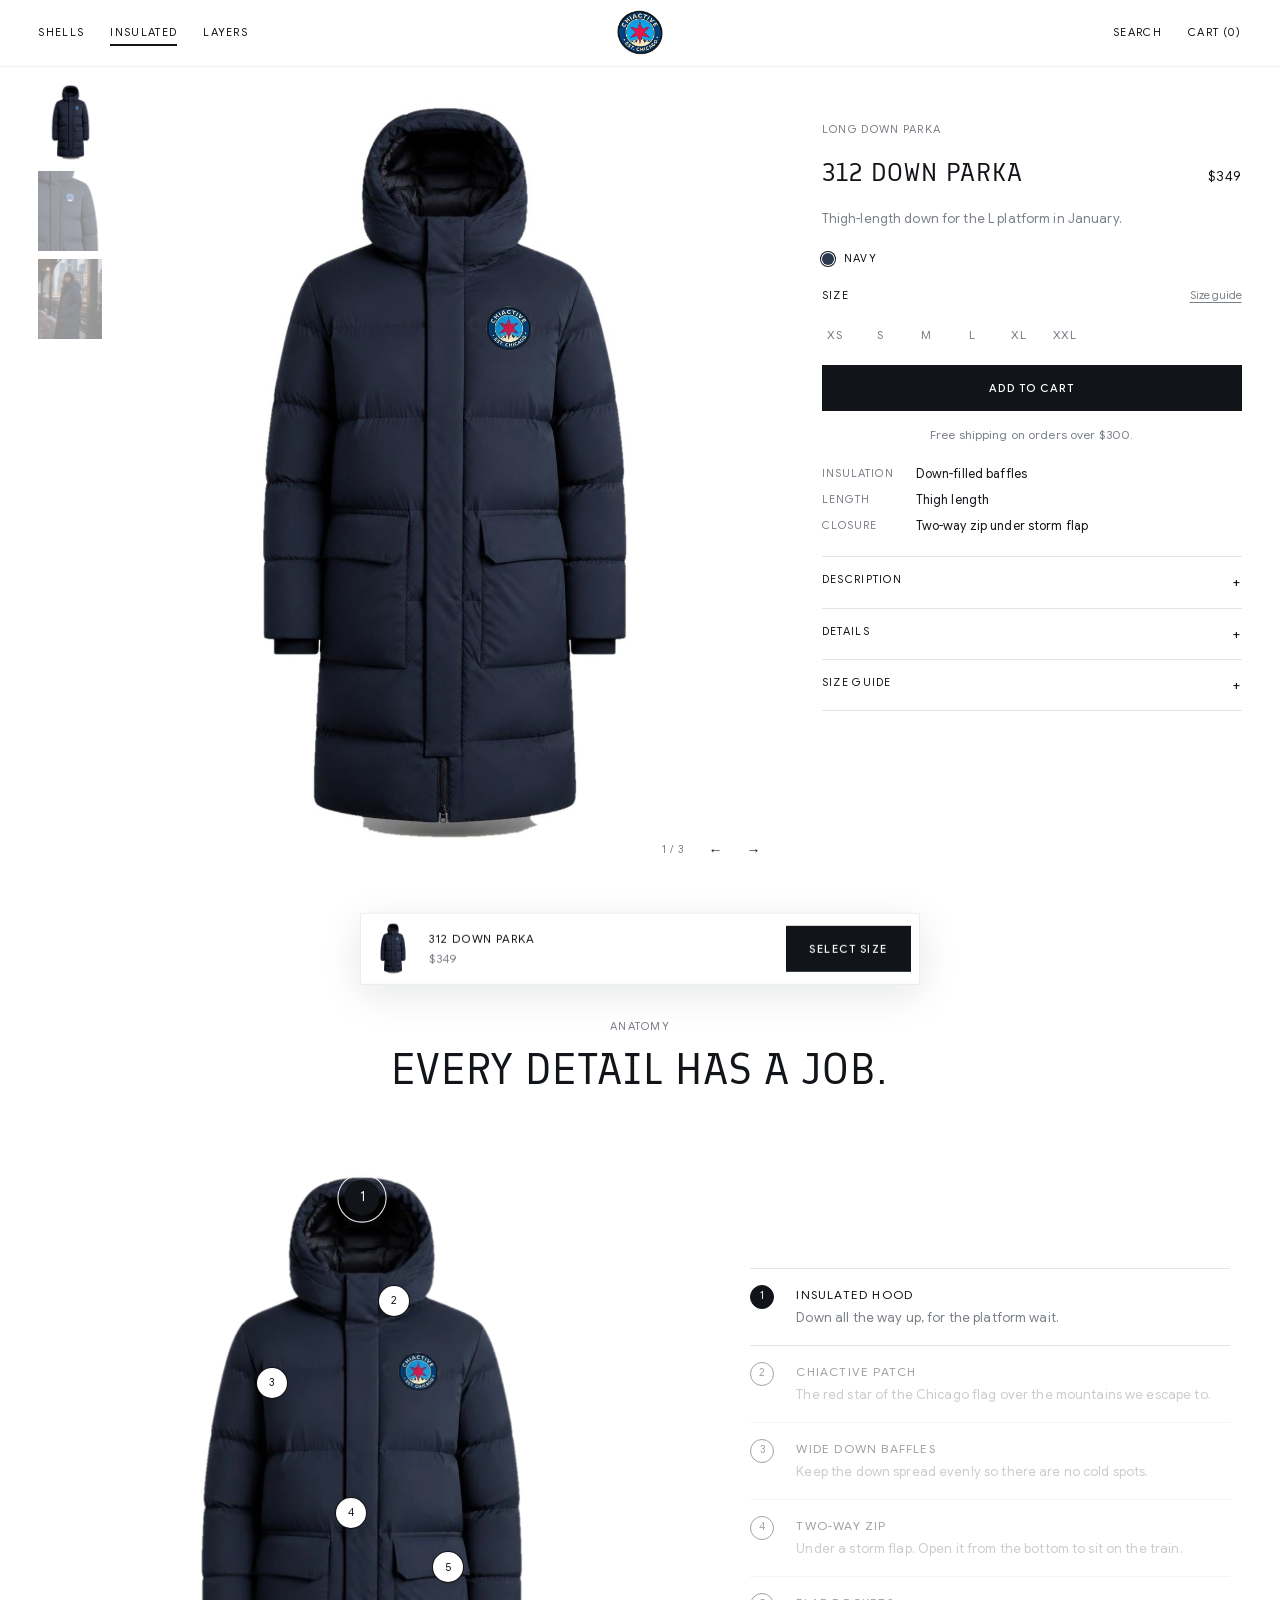
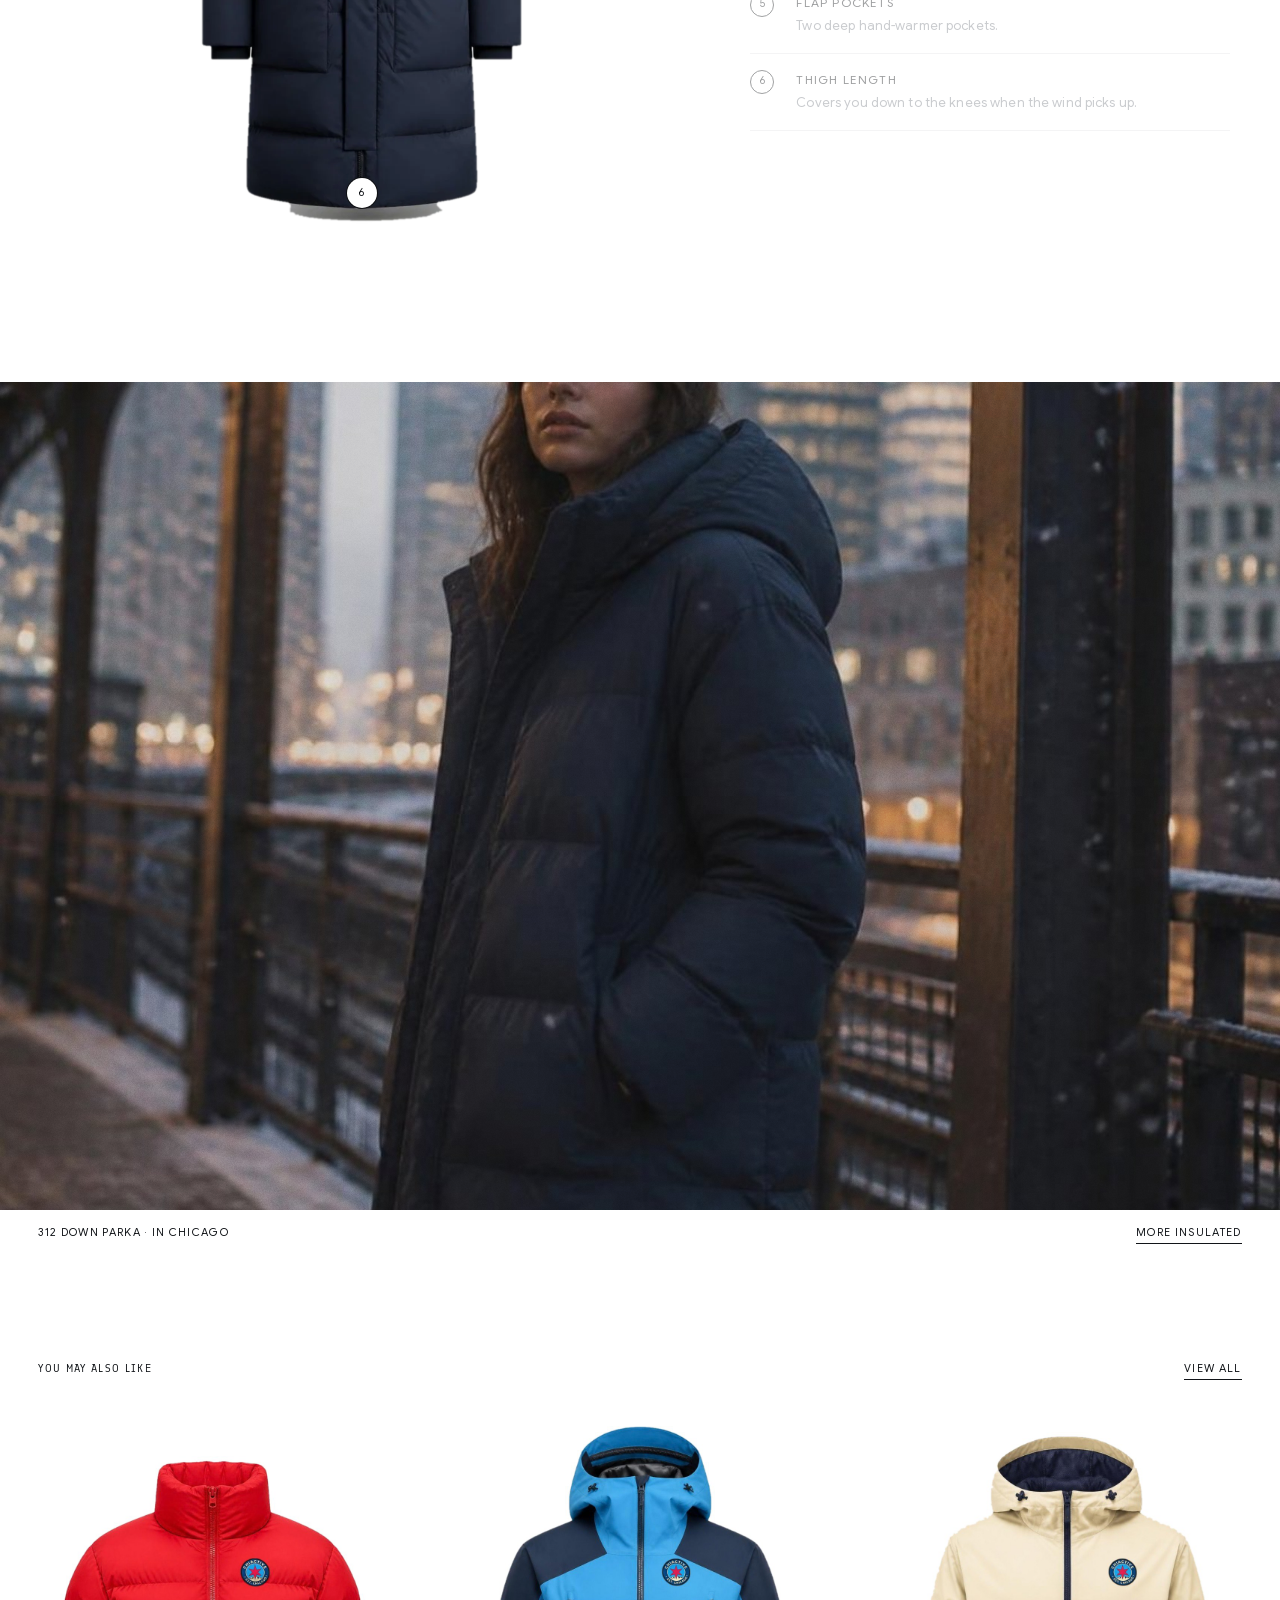
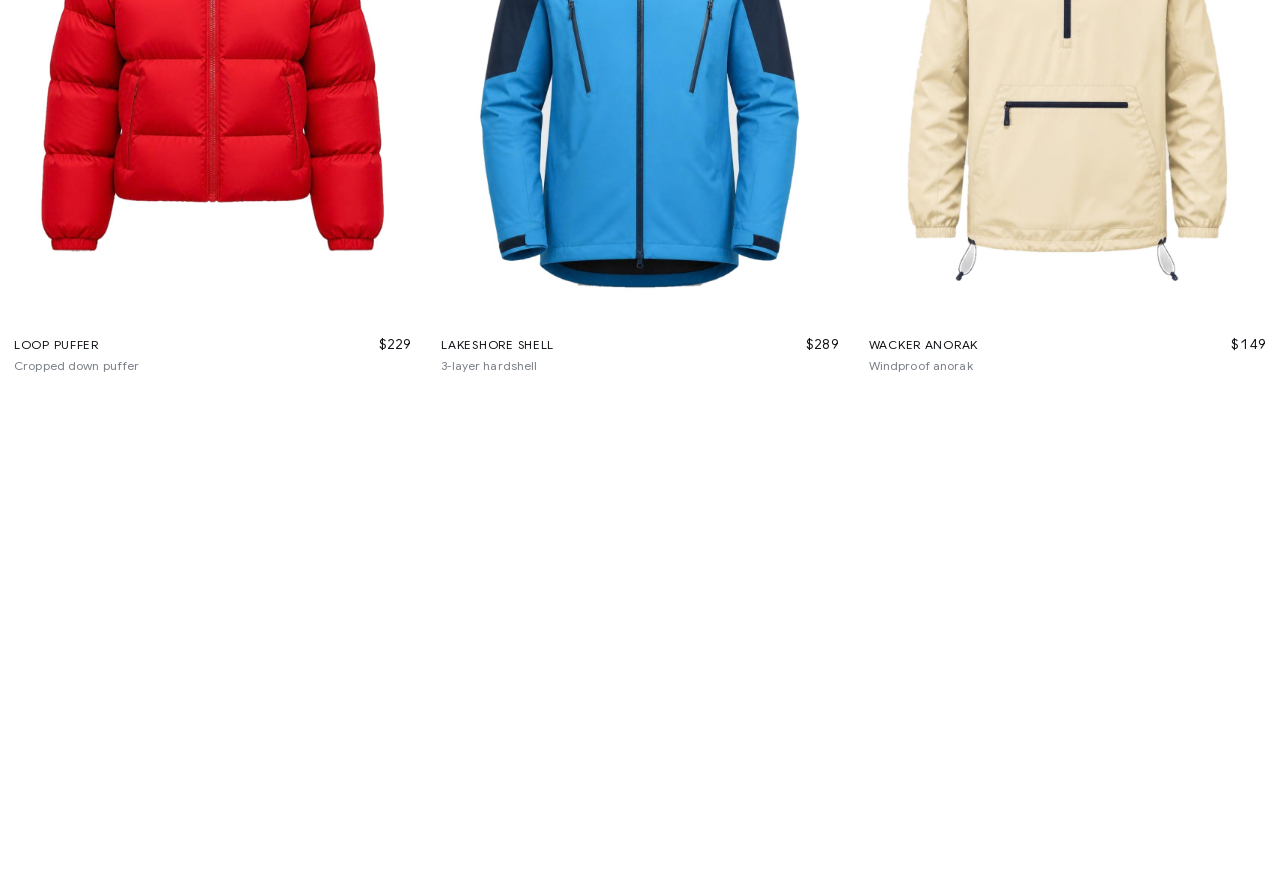
<file: jackets/312-down-parka.html>
<!DOCTYPE html>
<html lang="en" data-root="../">
<head>
<meta charset="UTF-8">
<meta name="viewport" content="width=device-width, initial-scale=1">
<title>312 Down Parka | ChiActive</title>
<meta name="description" content="Thigh-length down for the L platform in January.">
<link rel="icon" href="../images/logo-badge-160.png">
<meta name="theme-color" content="#ffffff">
<meta property="og:type" content="website">
<meta property="og:site_name" content="ChiActive">
<meta property="og:title" content="312 Down Parka | ChiActive">
<meta property="og:description" content="Thigh-length down for the L platform in January.">
<meta property="og:image" content="https://myraune.github.io/chiactive/images/ai/og-image.jpg">
<meta name="twitter:card" content="summary_large_image">
<link rel="stylesheet" href="../styles.css?v=c51">
</head>
<body>
<a class="skip" href="#main">Skip to content</a>
<div class="site-top">
<header class="e-hdr">
  <nav class="hdr-nav" aria-label="Main"><button class="menu-btn" type="button" aria-expanded="false" aria-controls="menu">Menu</button><a href="../shop.html#shells">Shells</a><a href="../shop.html#insulated" aria-current="page">Insulated</a><a href="../shop.html#layers">Layers</a></nav>
  <a class="e-logo e-badge" href="../index.html" aria-label="ChiActive home"><img src="../images/logo-badge-160.png" alt="" width="46" height="46"></a>
  <div class="e-tools"><button type="button" data-open-search>Search</button><button type="button" data-open-cart aria-label="Open cart">Cart <span class="cart-count" aria-live="polite">0</span></button></div>
</header>
</div>
<div class="menu" id="menu" hidden><nav aria-label="Menu"><a href="../shop.html">Shop</a><a href="../shop.html#shells">Shells</a><a href="../shop.html#insulated">Insulated</a><a href="../shop.html#layers">Layers</a><a href="../blog/index.html">Journal</a><a href="../about.html">About</a></nav><div class="menu-sub"><a class="link" href="../checkout.html">Checkout</a></div></div>

<main id="main">
  <div class="pd pd2" data-product="312-down-parka">
    <div class="g" data-gallery>
      <div class="g-thumbs"><button type="button" data-thumb aria-current="true" aria-label="Show front"><img src="../images/ai/white/312-down-parka.jpg" alt="" loading="lazy"></button><button type="button" data-thumb aria-current="false" aria-label="Show patch close-up"><img src="../images/ai/white/312-down-parka-detail-chest.jpg" alt="" loading="lazy"></button><button type="button" data-thumb aria-current="false" aria-label="Show in chicago"><img src="../images/ai/campaign-l-platform.jpg" alt="" loading="lazy"></button></div>
      <div class="g-stage" aria-label="Photos of the 312 Down Parka"><img class="g-tile on" style="view-transition-name:jkt-312-down-parka" src="../images/ai/white/312-down-parka.jpg" alt="312 Down Parka: front" fetchpriority="high"><img class="g-tile" src="../images/ai/white/312-down-parka-detail-chest.jpg" alt="312 Down Parka: patch close-up" loading="lazy"><img class="g-photo" src="../images/ai/campaign-l-platform.jpg" alt="312 Down Parka: in chicago" loading="lazy">
        <div class="g-nav"><span class="g-count" data-g-count>1 / 3</span><button type="button" data-g-step="-1" aria-label="Previous photo">←</button><button type="button" data-g-step="1" aria-label="Next photo">→</button></div>
      </div>
    </div>
    <div class="pd-info pi">
      <p class="small muted">Long down parka</p>
      <div class="pd-head"><h1>312 Down Parka</h1><p class="price">$349</p></div>
      <p class="pd-blurb">Thigh-length down for the L platform in January.</p>
      <form class="add-form" data-add="312-down-parka" novalidate>
        <p class="pd-color"><span class="dot" style="background:#2B3A50" aria-hidden="true"></span>Navy</p>
        <div class="pi-row"><span class="small">Size</span><button class="size-guide" type="button" data-open-guide>Size guide</button></div>
        <div class="sizes" role="group" aria-label="Size"><button class="size" type="button" data-size="XS" aria-pressed="false">XS</button><button class="size" type="button" data-size="S" aria-pressed="false">S</button><button class="size" type="button" data-size="M" aria-pressed="false">M</button><button class="size" type="button" data-size="L" aria-pressed="false">L</button><button class="size" type="button" data-size="XL" aria-pressed="false">XL</button><button class="size" type="button" data-size="XXL" aria-pressed="false">XXL</button></div>
        <p class="opt-error" data-size-error hidden>Select a size.</p>
        <button class="btn btn-block" type="submit">Add to cart</button>
        <p class="pi-ship">Free shipping on orders over $300.</p>
      </form>
      <ul class="pi-keys"><li><span>Insulation</span>Down-filled baffles</li><li><span>Length</span>Thigh length</li><li><span>Closure</span>Two-way zip under storm flap</li></ul>
      <div class="pd-more">
        <details><summary>Description</summary><div><p>Named after the city’s area code. A long, quiet parka with wide down baffles, an insulated hood and a two-way zip under a storm flap, so you can sit on the train without unzipping all the way.</p><p>Two deep flap pockets warm your hands while you wait for the Red Line.</p></div></details>
        <details><summary>Details</summary><div><table class="specs"><tr><th scope="row">Insulation</th><td>Down-filled baffles</td></tr><tr><th scope="row">Length</th><td>Thigh length</td></tr><tr><th scope="row">Closure</th><td>Two-way zip under storm flap</td></tr><tr><th scope="row">Hood</th><td>Insulated</td></tr><tr><th scope="row">Pockets</th><td>Two flap hand-warmer pockets</td></tr><tr><th scope="row">Color</th><td>Navy</td></tr></table></div></details>
        <details id="size-guide"><summary>Size guide</summary><div><table class="specs"><tr><th>Size</th><th>Chest (in)</th></tr><tr><td>XS</td><td>32–34</td></tr><tr><td>S</td><td>35–37</td></tr><tr><td>M</td><td>38–40</td></tr><tr><td>L</td><td>41–43</td></tr><tr><td>XL</td><td>44–46</td></tr><tr><td>XXL</td><td>47–49</td></tr></table><p class="fineprint" style="margin-top:10px">Between sizes? Size up to layer a fleece underneath.</p></div></details>
      </div>
    </div>
  </div>

  <section class="anat" data-anatomy aria-labelledby="anat-h">
    <div class="anat-head"><p class="small muted">Anatomy</p><h2 id="anat-h">Every detail has a job.</h2></div>
    <div class="anat-body">
      <div class="anat-fig" style="--ar: 580 / 1100"><img src="../images/ai/cutouts/312-down-parka.webp" alt="312 Down Parka, front" loading="lazy"><button class="hs" type="button" data-hs="0" style="left:50%;top:6%" aria-label="1. Insulated hood"><span>1</span></button><button class="hs" type="button" data-hs="1" style="left:59%;top:21%" aria-label="2. ChiActive patch"><span>2</span></button><button class="hs" type="button" data-hs="2" style="left:25%;top:33%" aria-label="3. Wide down baffles"><span>3</span></button><button class="hs" type="button" data-hs="3" style="left:47%;top:52%" aria-label="4. Two-way zip"><span>4</span></button><button class="hs" type="button" data-hs="4" style="left:74%;top:60%" aria-label="5. Flap pockets"><span>5</span></button><button class="hs" type="button" data-hs="5" style="left:50%;top:93%" aria-label="6. Thigh length"><span>6</span></button></div>
      <ol class="anat-list"><li data-feat="0" tabindex="0"><span class="n">1</span><div><b>Insulated hood</b><p>Down all the way up, for the platform wait.</p></div></li><li data-feat="1" tabindex="0"><span class="n">2</span><div><b>ChiActive patch</b><p>The red star of the Chicago flag over the mountains we escape to.</p></div></li><li data-feat="2" tabindex="0"><span class="n">3</span><div><b>Wide down baffles</b><p>Keep the down spread evenly so there are no cold spots.</p></div></li><li data-feat="3" tabindex="0"><span class="n">4</span><div><b>Two-way zip</b><p>Under a storm flap. Open it from the bottom to sit on the train.</p></div></li><li data-feat="4" tabindex="0"><span class="n">5</span><div><b>Flap pockets</b><p>Two deep hand-warmer pockets.</p></div></li><li data-feat="5" tabindex="0"><span class="n">6</span><div><b>Thigh length</b><p>Covers you down to the knees when the wind picks up.</p></div></li></ol>
    </div>
  </section>

  <figure class="wide pd-wide">
    <img src="../images/ai/campaign-l-platform.jpg" alt="The 312 Down Parka in Chicago" loading="lazy">
    <figcaption><p class="small">312 Down Parka · In Chicago</p><a class="link" href="../shop.html#insulated">More insulated</a></figcaption>
  </figure>
  <section class="related" aria-labelledby="rel">
    <div class="sec-head"><h2 id="rel" class="small">You may also like</h2><a class="link" href="../shop.html">View all</a></div>
    <div class="grid"><article class="card" data-category="insulated" data-id="loop-puffer">
  <div class="card-img"><img class="card-main" style="view-transition-name:jkt-loop-puffer" src="../images/ai/white/loop-puffer.jpg" alt="Loop Puffer, Star Red" loading="lazy"><img class="card-alt" src="../images/ai/white/loop-puffer-detail-chest.jpg" alt="" aria-hidden="true" loading="lazy"><div class="quick" role="group" aria-label="Quick add Loop Puffer"><span>Add</span><div><button type="button" data-quick="XS" aria-label="Add Loop Puffer, size XS, to cart">XS</button><button type="button" data-quick="S" aria-label="Add Loop Puffer, size S, to cart">S</button><button type="button" data-quick="M" aria-label="Add Loop Puffer, size M, to cart">M</button><button type="button" data-quick="L" aria-label="Add Loop Puffer, size L, to cart">L</button><button type="button" data-quick="XL" aria-label="Add Loop Puffer, size XL, to cart">XL</button><button type="button" data-quick="XXL" aria-label="Add Loop Puffer, size XXL, to cart">XXL</button></div></div></div>
  <div class="card-body"><div><a class="card-name" href="../jackets/loop-puffer.html">Loop Puffer</a><p class="card-sub">Cropped down puffer</p></div><p class="price">$229</p></div>
</article><article class="card" data-category="shells" data-id="lakeshore-shell">
  <div class="card-img"><img class="card-main" style="view-transition-name:jkt-lakeshore-shell" src="../images/ai/white/lakeshore-shell.jpg" alt="Lakeshore Shell, Sky / Navy" loading="lazy"><img class="card-alt" src="../images/ai/white/lakeshore-shell-detail-chest.jpg" alt="" aria-hidden="true" loading="lazy"><div class="quick" role="group" aria-label="Quick add Lakeshore Shell"><span>Add</span><div><button type="button" data-quick="XS" aria-label="Add Lakeshore Shell, size XS, to cart">XS</button><button type="button" data-quick="S" aria-label="Add Lakeshore Shell, size S, to cart">S</button><button type="button" data-quick="M" aria-label="Add Lakeshore Shell, size M, to cart">M</button><button type="button" data-quick="L" aria-label="Add Lakeshore Shell, size L, to cart">L</button><button type="button" data-quick="XL" aria-label="Add Lakeshore Shell, size XL, to cart">XL</button><button type="button" data-quick="XXL" aria-label="Add Lakeshore Shell, size XXL, to cart">XXL</button></div></div></div>
  <div class="card-body"><div><a class="card-name" href="../jackets/lakeshore-shell.html">Lakeshore Shell</a><p class="card-sub">3-layer hardshell</p></div><p class="price">$289</p></div>
</article><article class="card" data-category="layers" data-id="wacker-anorak">
  <div class="card-img"><img class="card-main" style="view-transition-name:jkt-wacker-anorak" src="../images/ai/white/wacker-anorak.jpg" alt="Wacker Anorak, Cream / Navy" loading="lazy"><img class="card-alt" src="../images/ai/white/wacker-anorak-detail-chest.jpg" alt="" aria-hidden="true" loading="lazy"><div class="quick" role="group" aria-label="Quick add Wacker Anorak"><span>Add</span><div><button type="button" data-quick="XS" aria-label="Add Wacker Anorak, size XS, to cart">XS</button><button type="button" data-quick="S" aria-label="Add Wacker Anorak, size S, to cart">S</button><button type="button" data-quick="M" aria-label="Add Wacker Anorak, size M, to cart">M</button><button type="button" data-quick="L" aria-label="Add Wacker Anorak, size L, to cart">L</button><button type="button" data-quick="XL" aria-label="Add Wacker Anorak, size XL, to cart">XL</button><button type="button" data-quick="XXL" aria-label="Add Wacker Anorak, size XXL, to cart">XXL</button></div></div></div>
  <div class="card-body"><div><a class="card-name" href="../jackets/wacker-anorak.html">Wacker Anorak</a><p class="card-sub">Windproof anorak</p></div><p class="price">$149</p></div>
</article></div>
  </section>

  <div class="buybar" data-buybar>
    <img src="../images/ai/white/312-down-parka.jpg" alt="" width="44" height="54">
    <p><b>312 Down Parka</b><span>$349</span></p>
    <button class="btn" type="button" data-buybar-add>Select size</button>
  </div>
</main>
<footer class="ftr">
  <div><p class="ftr-tag">Built for the four-season city.</p><p class="ftr-note">ChiActive Collection 01. Six jackets designed for Chicago college students. A class project for Intro to Interactive Marketing: nothing is for sale and no payment is taken.</p></div>
  <div><h2>Shop</h2><ul><li><a href="../shop.html#shells">Shells</a></li><li><a href="../shop.html#insulated">Insulated</a></li><li><a href="../shop.html#layers">Layers</a></li><li><a href="../shop.html">All jackets</a></li></ul></div>
  <div><h2>ChiActive</h2><ul><li><a href="../about.html">About</a></li><li><a href="../blog/index.html">Journal</a></li><li><a href="../checkout.html">Checkout</a></li></ul></div>
  <p class="ftr-word" aria-hidden="true" data-split="chars">CHIACTIVE</p>
</footer>
<script src="../js/products.js?v=c51"></script>
<script src="../js/main.js?v=c51"></script>
<script src="../js/motion.js?v=c51"></script>
</body>
</html>
</file>
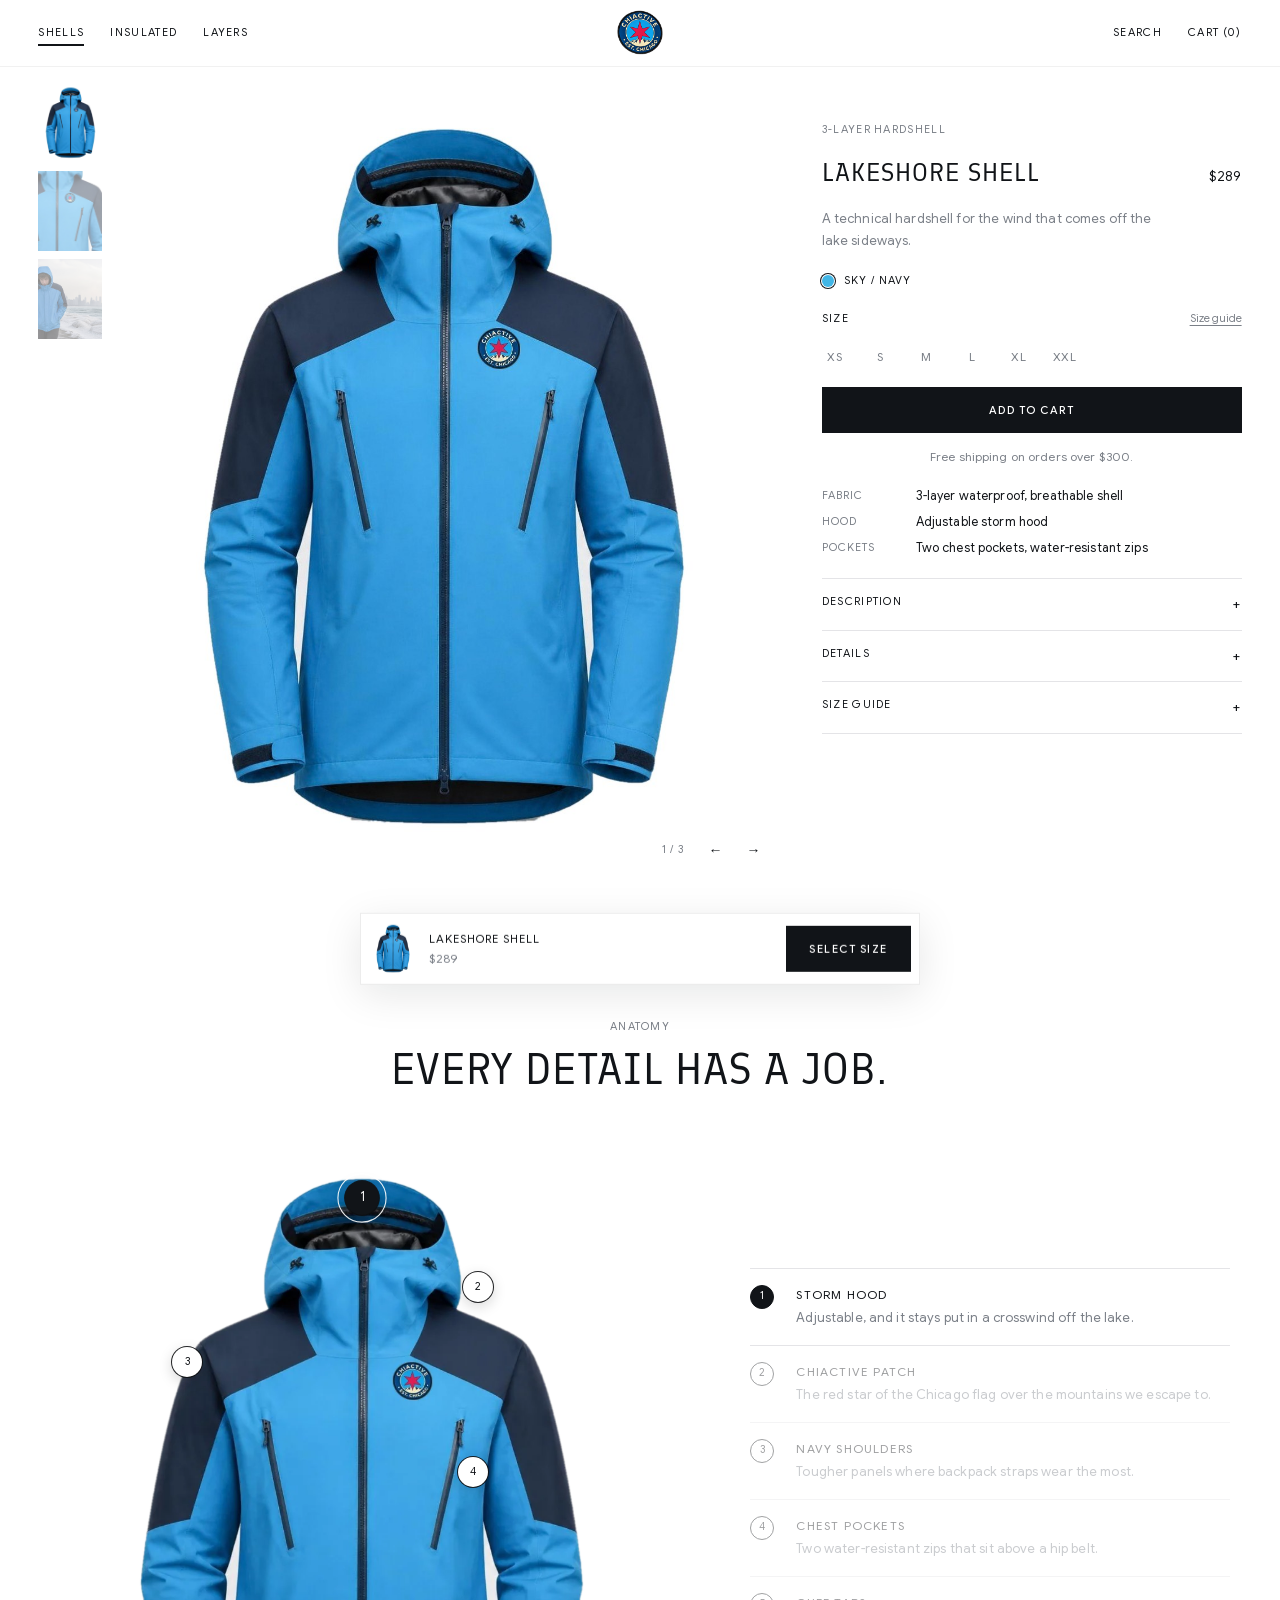
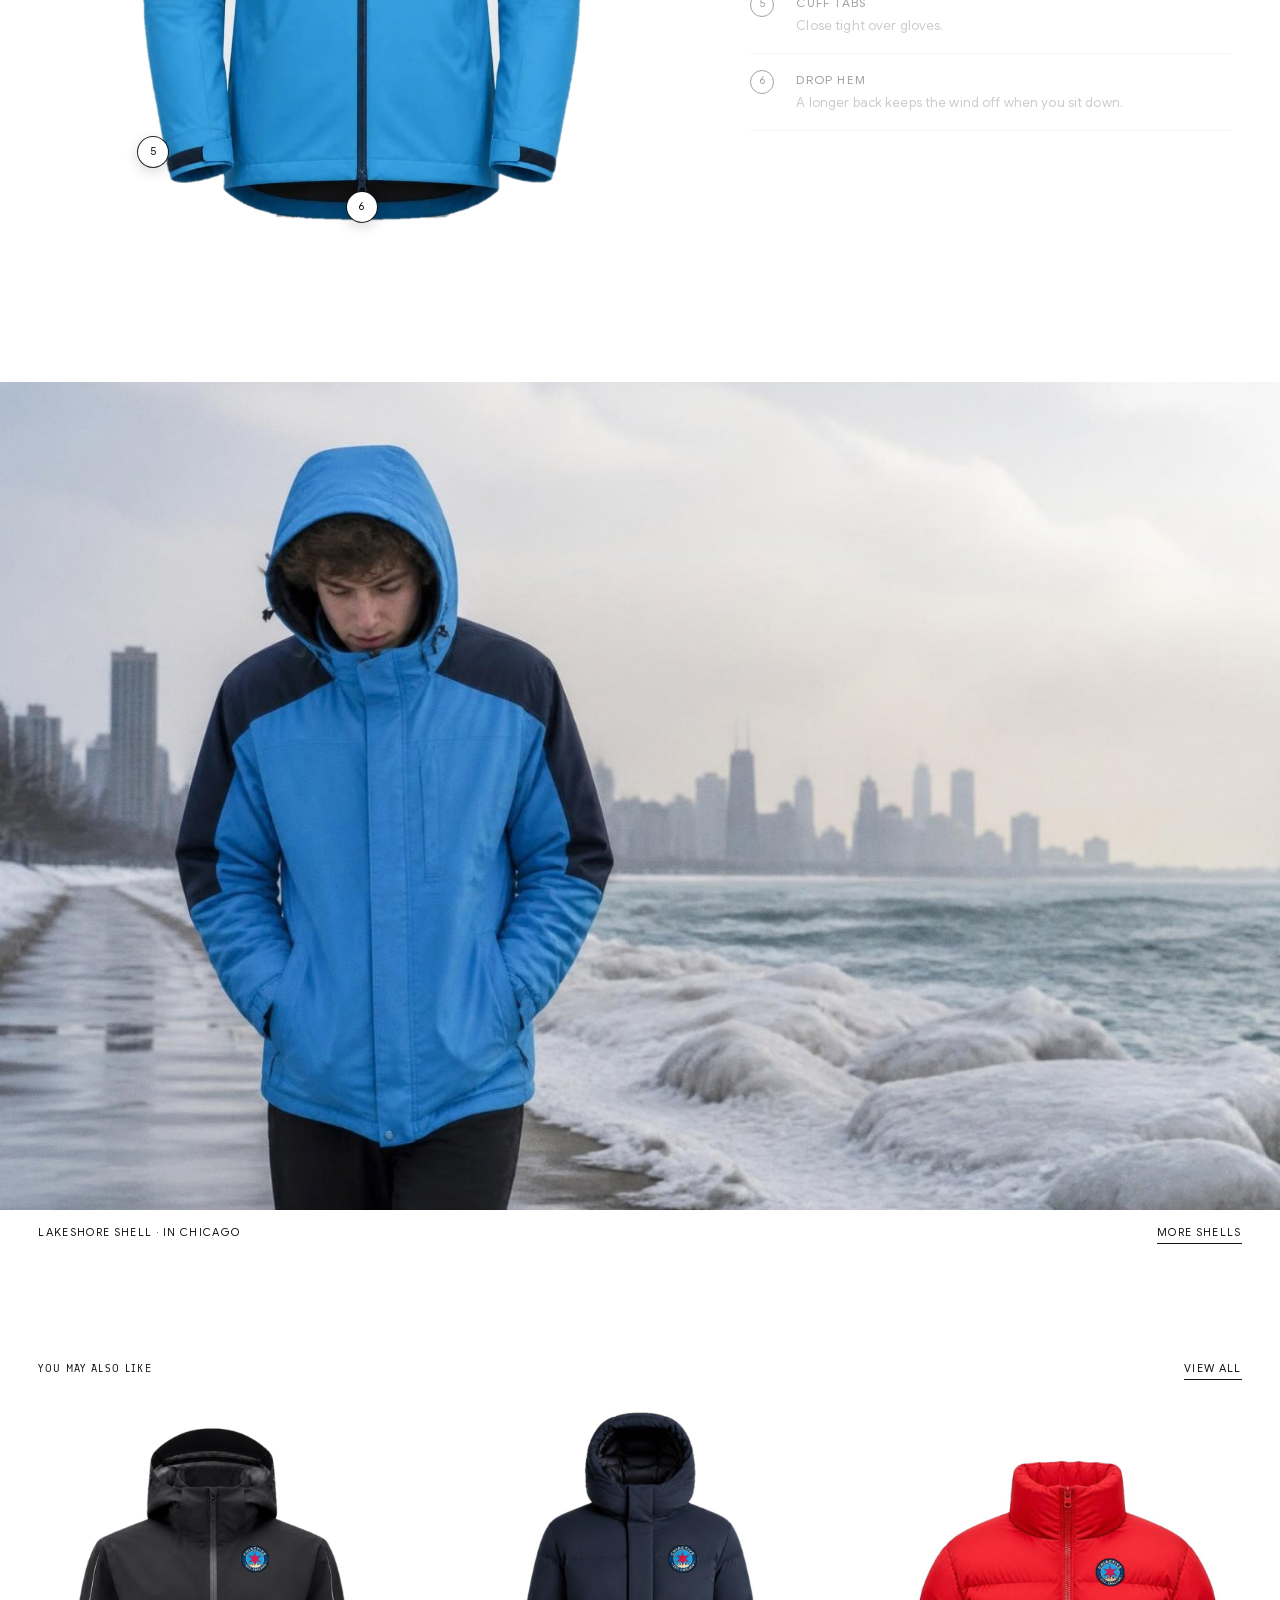
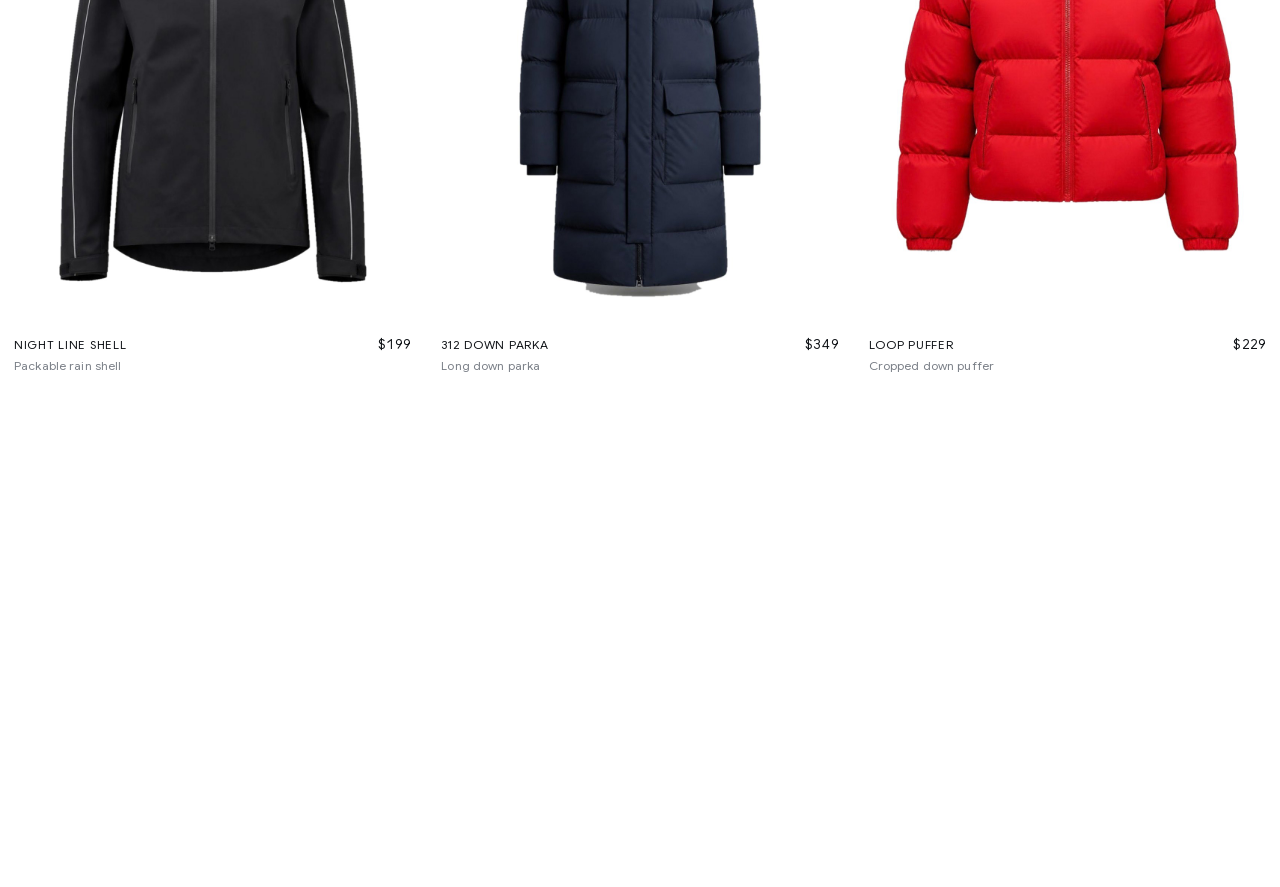
<file: jackets/lakeshore-shell.html>
<!DOCTYPE html>
<html lang="en" data-root="../">
<head>
<meta charset="UTF-8">
<meta name="viewport" content="width=device-width, initial-scale=1">
<title>Lakeshore Shell | ChiActive</title>
<meta name="description" content="A technical hardshell for the wind that comes off the lake sideways.">
<link rel="icon" href="../images/logo-badge-160.png">
<meta name="theme-color" content="#ffffff">
<meta property="og:type" content="website">
<meta property="og:site_name" content="ChiActive">
<meta property="og:title" content="Lakeshore Shell | ChiActive">
<meta property="og:description" content="A technical hardshell for the wind that comes off the lake sideways.">
<meta property="og:image" content="https://myraune.github.io/chiactive/images/ai/og-image.jpg">
<meta name="twitter:card" content="summary_large_image">
<link rel="stylesheet" href="../styles.css?v=c51">
</head>
<body>
<a class="skip" href="#main">Skip to content</a>
<div class="site-top">
<header class="e-hdr">
  <nav class="hdr-nav" aria-label="Main"><button class="menu-btn" type="button" aria-expanded="false" aria-controls="menu">Menu</button><a href="../shop.html#shells" aria-current="page">Shells</a><a href="../shop.html#insulated">Insulated</a><a href="../shop.html#layers">Layers</a></nav>
  <a class="e-logo e-badge" href="../index.html" aria-label="ChiActive home"><img src="../images/logo-badge-160.png" alt="" width="46" height="46"></a>
  <div class="e-tools"><button type="button" data-open-search>Search</button><button type="button" data-open-cart aria-label="Open cart">Cart <span class="cart-count" aria-live="polite">0</span></button></div>
</header>
</div>
<div class="menu" id="menu" hidden><nav aria-label="Menu"><a href="../shop.html">Shop</a><a href="../shop.html#shells">Shells</a><a href="../shop.html#insulated">Insulated</a><a href="../shop.html#layers">Layers</a><a href="../blog/index.html">Journal</a><a href="../about.html">About</a></nav><div class="menu-sub"><a class="link" href="../checkout.html">Checkout</a></div></div>

<main id="main">
  <div class="pd pd2" data-product="lakeshore-shell">
    <div class="g" data-gallery>
      <div class="g-thumbs"><button type="button" data-thumb aria-current="true" aria-label="Show front"><img src="../images/ai/white/lakeshore-shell.jpg" alt="" loading="lazy"></button><button type="button" data-thumb aria-current="false" aria-label="Show patch close-up"><img src="../images/ai/white/lakeshore-shell-detail-chest.jpg" alt="" loading="lazy"></button><button type="button" data-thumb aria-current="false" aria-label="Show in chicago"><img src="../images/ai/campaign-lakefront.jpg" alt="" loading="lazy"></button></div>
      <div class="g-stage" aria-label="Photos of the Lakeshore Shell"><img class="g-tile on" style="view-transition-name:jkt-lakeshore-shell" src="../images/ai/white/lakeshore-shell.jpg" alt="Lakeshore Shell: front" fetchpriority="high"><img class="g-tile" src="../images/ai/white/lakeshore-shell-detail-chest.jpg" alt="Lakeshore Shell: patch close-up" loading="lazy"><img class="g-photo" src="../images/ai/campaign-lakefront.jpg" alt="Lakeshore Shell: in chicago" loading="lazy">
        <div class="g-nav"><span class="g-count" data-g-count>1 / 3</span><button type="button" data-g-step="-1" aria-label="Previous photo">←</button><button type="button" data-g-step="1" aria-label="Next photo">→</button></div>
      </div>
    </div>
    <div class="pd-info pi">
      <p class="small muted">3-layer hardshell</p>
      <div class="pd-head"><h1>Lakeshore Shell</h1><p class="price">$289</p></div>
      <p class="pd-blurb">A technical hardshell for the wind that comes off the lake sideways.</p>
      <form class="add-form" data-add="lakeshore-shell" novalidate>
        <p class="pd-color"><span class="dot" style="background:#41B6E6" aria-hidden="true"></span>Sky / Navy</p>
        <div class="pi-row"><span class="small">Size</span><button class="size-guide" type="button" data-open-guide>Size guide</button></div>
        <div class="sizes" role="group" aria-label="Size"><button class="size" type="button" data-size="XS" aria-pressed="false">XS</button><button class="size" type="button" data-size="S" aria-pressed="false">S</button><button class="size" type="button" data-size="M" aria-pressed="false">M</button><button class="size" type="button" data-size="L" aria-pressed="false">L</button><button class="size" type="button" data-size="XL" aria-pressed="false">XL</button><button class="size" type="button" data-size="XXL" aria-pressed="false">XXL</button></div>
        <p class="opt-error" data-size-error hidden>Select a size.</p>
        <button class="btn btn-block" type="submit">Add to cart</button>
        <p class="pi-ship">Free shipping on orders over $300.</p>
      </form>
      <ul class="pi-keys"><li><span>Fabric</span>3-layer waterproof, breathable shell</li><li><span>Hood</span>Adjustable storm hood</li><li><span>Pockets</span>Two chest pockets, water-resistant zips</li></ul>
      <div class="pd-more">
        <details><summary>Description</summary><div><p>Built for the lakefront trail in February. A fully taped three-layer shell with a storm hood that stays put, navy shoulder panels where backpack straps wear, and a longer drop hem that keeps the wind off your back.</p><p>Two chest pockets sit above a hip belt, and the cuff tabs close tight over gloves.</p></div></details>
        <details><summary>Details</summary><div><table class="specs"><tr><th scope="row">Fabric</th><td>3-layer waterproof, breathable shell</td></tr><tr><th scope="row">Hood</th><td>Adjustable storm hood</td></tr><tr><th scope="row">Pockets</th><td>Two chest pockets, water-resistant zips</td></tr><tr><th scope="row">Cuffs</th><td>Adjustable tabs</td></tr><tr><th scope="row">Fit</th><td>Regular, longer drop hem</td></tr><tr><th scope="row">Color</th><td>Sky / Navy</td></tr></table></div></details>
        <details id="size-guide"><summary>Size guide</summary><div><table class="specs"><tr><th>Size</th><th>Chest (in)</th></tr><tr><td>XS</td><td>32–34</td></tr><tr><td>S</td><td>35–37</td></tr><tr><td>M</td><td>38–40</td></tr><tr><td>L</td><td>41–43</td></tr><tr><td>XL</td><td>44–46</td></tr><tr><td>XXL</td><td>47–49</td></tr></table><p class="fineprint" style="margin-top:10px">Between sizes? Size up to layer a fleece underneath.</p></div></details>
      </div>
    </div>
  </div>

  <section class="anat" data-anatomy aria-labelledby="anat-h">
    <div class="anat-head"><p class="small muted">Anatomy</p><h2 id="anat-h">Every detail has a job.</h2></div>
    <div class="anat-body">
      <div class="anat-fig" style="--ar: 780 / 1100"><img src="../images/ai/cutouts/lakeshore-shell.webp" alt="Lakeshore Shell, front" loading="lazy"><button class="hs" type="button" data-hs="0" style="left:50%;top:6%" aria-label="1. Storm hood"><span>1</span></button><button class="hs" type="button" data-hs="1" style="left:74%;top:19%" aria-label="2. ChiActive patch"><span>2</span></button><button class="hs" type="button" data-hs="2" style="left:14%;top:30%" aria-label="3. Navy shoulders"><span>3</span></button><button class="hs" type="button" data-hs="3" style="left:73%;top:46%" aria-label="4. Chest pockets"><span>4</span></button><button class="hs" type="button" data-hs="4" style="left:7%;top:87%" aria-label="5. Cuff tabs"><span>5</span></button><button class="hs" type="button" data-hs="5" style="left:50%;top:95%" aria-label="6. Drop hem"><span>6</span></button></div>
      <ol class="anat-list"><li data-feat="0" tabindex="0"><span class="n">1</span><div><b>Storm hood</b><p>Adjustable, and it stays put in a crosswind off the lake.</p></div></li><li data-feat="1" tabindex="0"><span class="n">2</span><div><b>ChiActive patch</b><p>The red star of the Chicago flag over the mountains we escape to.</p></div></li><li data-feat="2" tabindex="0"><span class="n">3</span><div><b>Navy shoulders</b><p>Tougher panels where backpack straps wear the most.</p></div></li><li data-feat="3" tabindex="0"><span class="n">4</span><div><b>Chest pockets</b><p>Two water-resistant zips that sit above a hip belt.</p></div></li><li data-feat="4" tabindex="0"><span class="n">5</span><div><b>Cuff tabs</b><p>Close tight over gloves.</p></div></li><li data-feat="5" tabindex="0"><span class="n">6</span><div><b>Drop hem</b><p>A longer back keeps the wind off when you sit down.</p></div></li></ol>
    </div>
  </section>

  <figure class="wide pd-wide">
    <img src="../images/ai/campaign-lakefront.jpg" alt="The Lakeshore Shell in Chicago" loading="lazy">
    <figcaption><p class="small">Lakeshore Shell · In Chicago</p><a class="link" href="../shop.html#shells">More shells</a></figcaption>
  </figure>
  <section class="related" aria-labelledby="rel">
    <div class="sec-head"><h2 id="rel" class="small">You may also like</h2><a class="link" href="../shop.html">View all</a></div>
    <div class="grid"><article class="card" data-category="shells" data-id="night-line-shell">
  <div class="card-img"><img class="card-main" style="view-transition-name:jkt-night-line-shell" src="../images/ai/white/night-line-shell.jpg" alt="Night Line Shell, Graphite" loading="lazy"><img class="card-alt" src="../images/ai/white/night-line-shell-detail-chest.jpg" alt="" aria-hidden="true" loading="lazy"><div class="quick" role="group" aria-label="Quick add Night Line Shell"><span>Add</span><div><button type="button" data-quick="XS" aria-label="Add Night Line Shell, size XS, to cart">XS</button><button type="button" data-quick="S" aria-label="Add Night Line Shell, size S, to cart">S</button><button type="button" data-quick="M" aria-label="Add Night Line Shell, size M, to cart">M</button><button type="button" data-quick="L" aria-label="Add Night Line Shell, size L, to cart">L</button><button type="button" data-quick="XL" aria-label="Add Night Line Shell, size XL, to cart">XL</button><button type="button" data-quick="XXL" aria-label="Add Night Line Shell, size XXL, to cart">XXL</button></div></div></div>
  <div class="card-body"><div><a class="card-name" href="../jackets/night-line-shell.html">Night Line Shell</a><p class="card-sub">Packable rain shell</p></div><p class="price">$199</p></div>
</article><article class="card" data-category="insulated" data-id="312-down-parka">
  <div class="card-img"><img class="card-main" style="view-transition-name:jkt-312-down-parka" src="../images/ai/white/312-down-parka.jpg" alt="312 Down Parka, Navy" loading="lazy"><img class="card-alt" src="../images/ai/white/312-down-parka-detail-chest.jpg" alt="" aria-hidden="true" loading="lazy"><div class="quick" role="group" aria-label="Quick add 312 Down Parka"><span>Add</span><div><button type="button" data-quick="XS" aria-label="Add 312 Down Parka, size XS, to cart">XS</button><button type="button" data-quick="S" aria-label="Add 312 Down Parka, size S, to cart">S</button><button type="button" data-quick="M" aria-label="Add 312 Down Parka, size M, to cart">M</button><button type="button" data-quick="L" aria-label="Add 312 Down Parka, size L, to cart">L</button><button type="button" data-quick="XL" aria-label="Add 312 Down Parka, size XL, to cart">XL</button><button type="button" data-quick="XXL" aria-label="Add 312 Down Parka, size XXL, to cart">XXL</button></div></div></div>
  <div class="card-body"><div><a class="card-name" href="../jackets/312-down-parka.html">312 Down Parka</a><p class="card-sub">Long down parka</p></div><p class="price">$349</p></div>
</article><article class="card" data-category="insulated" data-id="loop-puffer">
  <div class="card-img"><img class="card-main" style="view-transition-name:jkt-loop-puffer" src="../images/ai/white/loop-puffer.jpg" alt="Loop Puffer, Star Red" loading="lazy"><img class="card-alt" src="../images/ai/white/loop-puffer-detail-chest.jpg" alt="" aria-hidden="true" loading="lazy"><div class="quick" role="group" aria-label="Quick add Loop Puffer"><span>Add</span><div><button type="button" data-quick="XS" aria-label="Add Loop Puffer, size XS, to cart">XS</button><button type="button" data-quick="S" aria-label="Add Loop Puffer, size S, to cart">S</button><button type="button" data-quick="M" aria-label="Add Loop Puffer, size M, to cart">M</button><button type="button" data-quick="L" aria-label="Add Loop Puffer, size L, to cart">L</button><button type="button" data-quick="XL" aria-label="Add Loop Puffer, size XL, to cart">XL</button><button type="button" data-quick="XXL" aria-label="Add Loop Puffer, size XXL, to cart">XXL</button></div></div></div>
  <div class="card-body"><div><a class="card-name" href="../jackets/loop-puffer.html">Loop Puffer</a><p class="card-sub">Cropped down puffer</p></div><p class="price">$229</p></div>
</article></div>
  </section>

  <div class="buybar" data-buybar>
    <img src="../images/ai/white/lakeshore-shell.jpg" alt="" width="44" height="54">
    <p><b>Lakeshore Shell</b><span>$289</span></p>
    <button class="btn" type="button" data-buybar-add>Select size</button>
  </div>
</main>
<footer class="ftr">
  <div><p class="ftr-tag">Built for the four-season city.</p><p class="ftr-note">ChiActive Collection 01. Six jackets designed for Chicago college students. A class project for Intro to Interactive Marketing: nothing is for sale and no payment is taken.</p></div>
  <div><h2>Shop</h2><ul><li><a href="../shop.html#shells">Shells</a></li><li><a href="../shop.html#insulated">Insulated</a></li><li><a href="../shop.html#layers">Layers</a></li><li><a href="../shop.html">All jackets</a></li></ul></div>
  <div><h2>ChiActive</h2><ul><li><a href="../about.html">About</a></li><li><a href="../blog/index.html">Journal</a></li><li><a href="../checkout.html">Checkout</a></li></ul></div>
  <p class="ftr-word" aria-hidden="true" data-split="chars">CHIACTIVE</p>
</footer>
<script src="../js/products.js?v=c51"></script>
<script src="../js/main.js?v=c51"></script>
<script src="../js/motion.js?v=c51"></script>
</body>
</html>
</file>
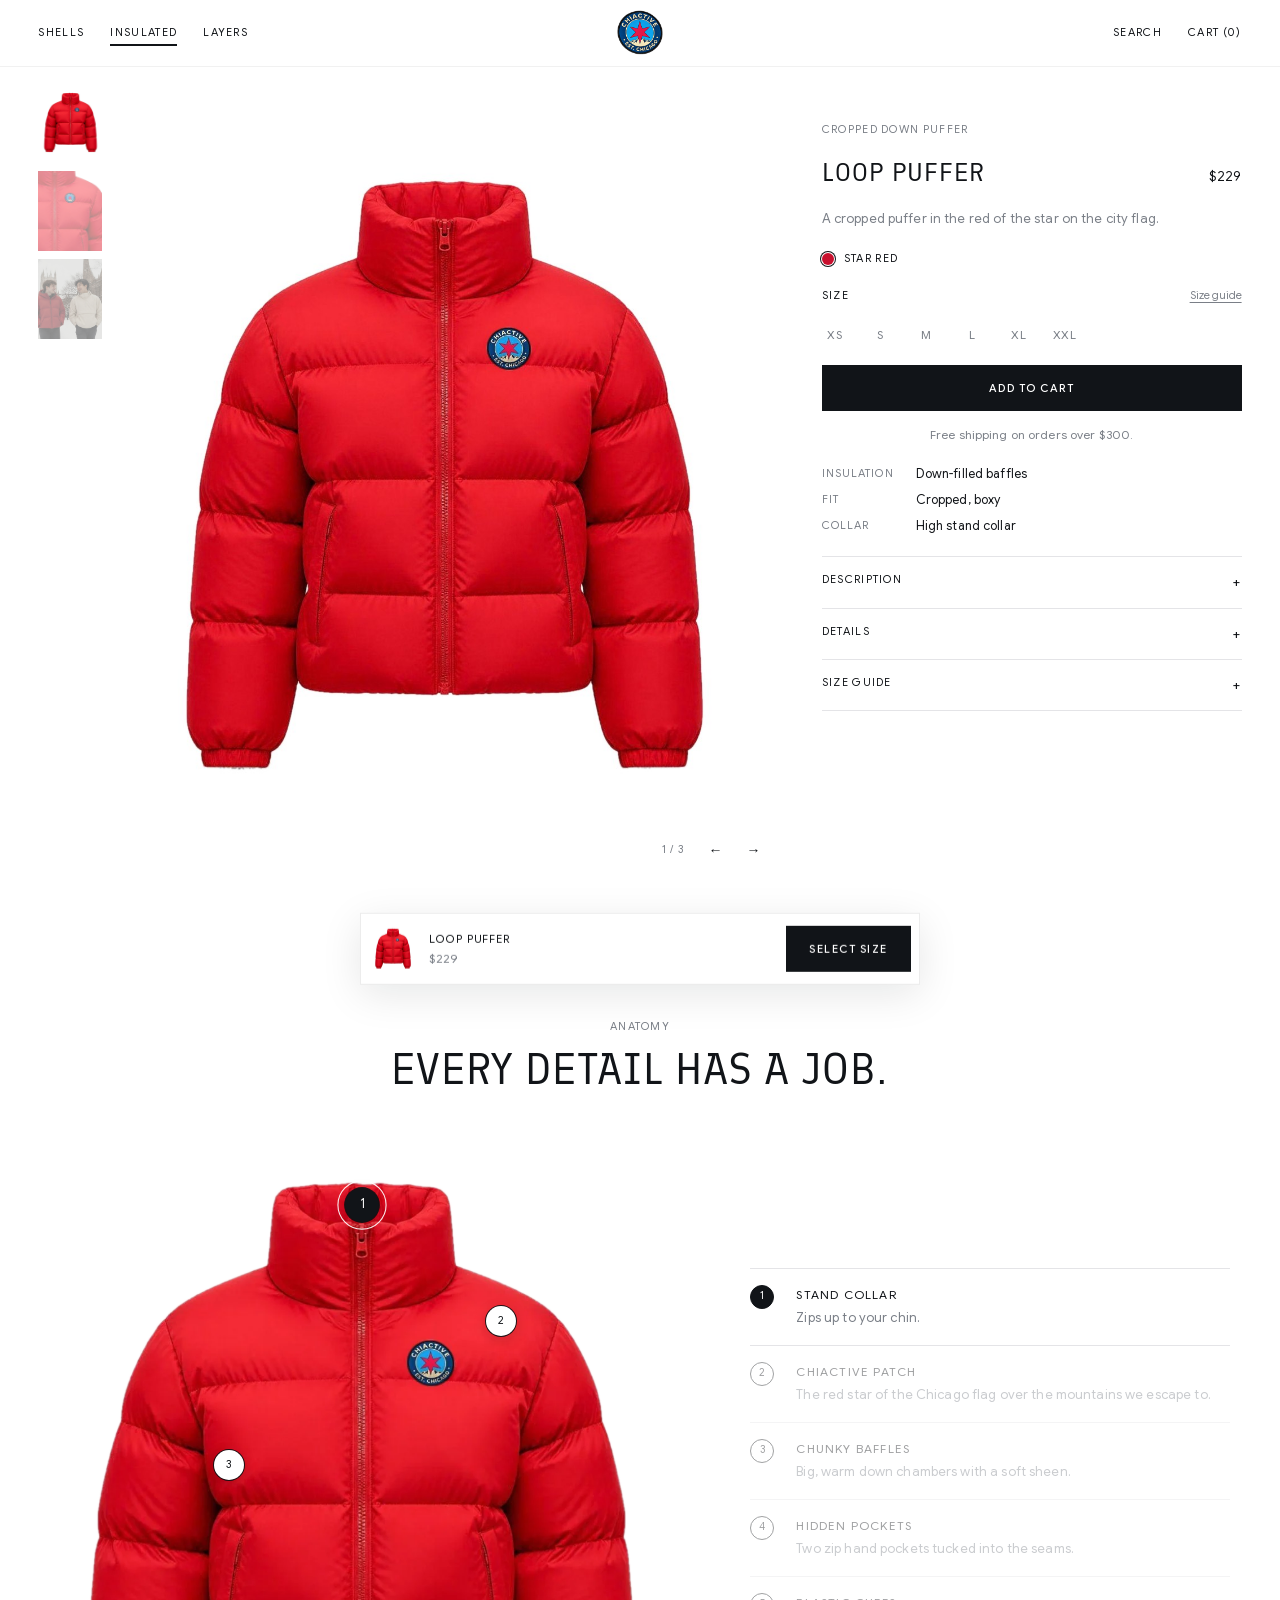
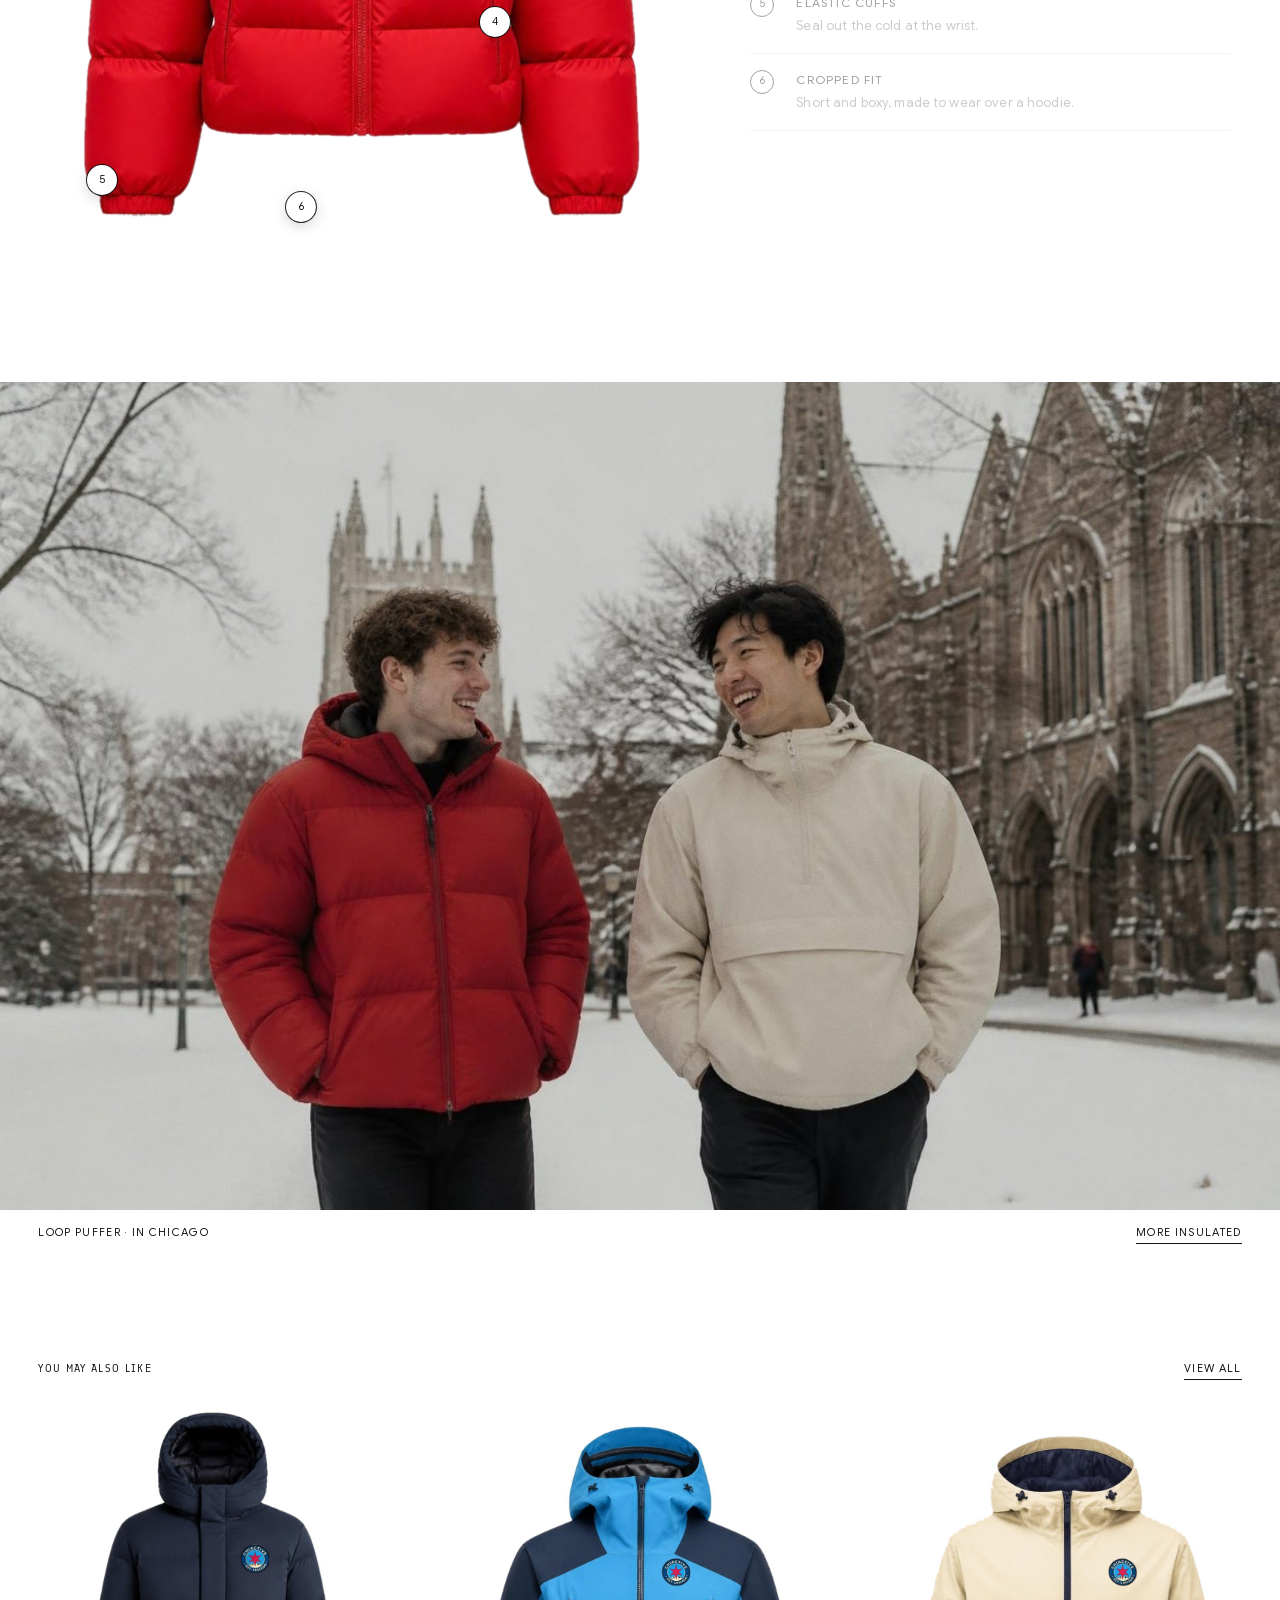
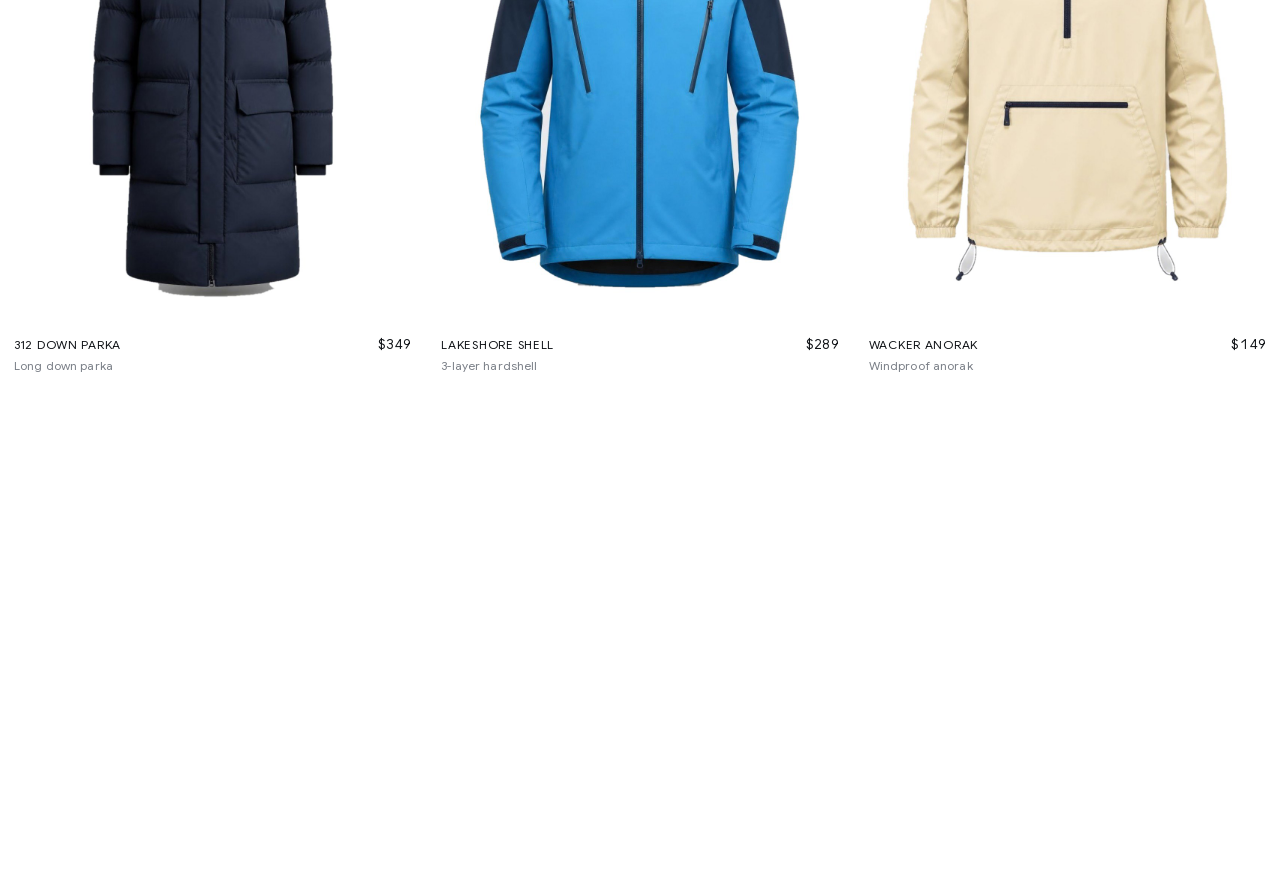
<file: jackets/loop-puffer.html>
<!DOCTYPE html>
<html lang="en" data-root="../">
<head>
<meta charset="UTF-8">
<meta name="viewport" content="width=device-width, initial-scale=1">
<title>Loop Puffer | ChiActive</title>
<meta name="description" content="A cropped puffer in the red of the star on the city flag.">
<link rel="icon" href="../images/logo-badge-160.png">
<meta name="theme-color" content="#ffffff">
<meta property="og:type" content="website">
<meta property="og:site_name" content="ChiActive">
<meta property="og:title" content="Loop Puffer | ChiActive">
<meta property="og:description" content="A cropped puffer in the red of the star on the city flag.">
<meta property="og:image" content="https://myraune.github.io/chiactive/images/ai/og-image.jpg">
<meta name="twitter:card" content="summary_large_image">
<link rel="stylesheet" href="../styles.css?v=c51">
</head>
<body>
<a class="skip" href="#main">Skip to content</a>
<div class="site-top">
<header class="e-hdr">
  <nav class="hdr-nav" aria-label="Main"><button class="menu-btn" type="button" aria-expanded="false" aria-controls="menu">Menu</button><a href="../shop.html#shells">Shells</a><a href="../shop.html#insulated" aria-current="page">Insulated</a><a href="../shop.html#layers">Layers</a></nav>
  <a class="e-logo e-badge" href="../index.html" aria-label="ChiActive home"><img src="../images/logo-badge-160.png" alt="" width="46" height="46"></a>
  <div class="e-tools"><button type="button" data-open-search>Search</button><button type="button" data-open-cart aria-label="Open cart">Cart <span class="cart-count" aria-live="polite">0</span></button></div>
</header>
</div>
<div class="menu" id="menu" hidden><nav aria-label="Menu"><a href="../shop.html">Shop</a><a href="../shop.html#shells">Shells</a><a href="../shop.html#insulated">Insulated</a><a href="../shop.html#layers">Layers</a><a href="../blog/index.html">Journal</a><a href="../about.html">About</a></nav><div class="menu-sub"><a class="link" href="../checkout.html">Checkout</a></div></div>

<main id="main">
  <div class="pd pd2" data-product="loop-puffer">
    <div class="g" data-gallery>
      <div class="g-thumbs"><button type="button" data-thumb aria-current="true" aria-label="Show front"><img src="../images/ai/white/loop-puffer.jpg" alt="" loading="lazy"></button><button type="button" data-thumb aria-current="false" aria-label="Show patch close-up"><img src="../images/ai/white/loop-puffer-detail-chest.jpg" alt="" loading="lazy"></button><button type="button" data-thumb aria-current="false" aria-label="Show in chicago"><img src="../images/ai/campaign-campus.jpg" alt="" loading="lazy"></button></div>
      <div class="g-stage" aria-label="Photos of the Loop Puffer"><img class="g-tile on" style="view-transition-name:jkt-loop-puffer" src="../images/ai/white/loop-puffer.jpg" alt="Loop Puffer: front" fetchpriority="high"><img class="g-tile" src="../images/ai/white/loop-puffer-detail-chest.jpg" alt="Loop Puffer: patch close-up" loading="lazy"><img class="g-photo" src="../images/ai/campaign-campus.jpg" alt="Loop Puffer: in chicago" loading="lazy">
        <div class="g-nav"><span class="g-count" data-g-count>1 / 3</span><button type="button" data-g-step="-1" aria-label="Previous photo">←</button><button type="button" data-g-step="1" aria-label="Next photo">→</button></div>
      </div>
    </div>
    <div class="pd-info pi">
      <p class="small muted">Cropped down puffer</p>
      <div class="pd-head"><h1>Loop Puffer</h1><p class="price">$229</p></div>
      <p class="pd-blurb">A cropped puffer in the red of the star on the city flag.</p>
      <form class="add-form" data-add="loop-puffer" novalidate>
        <p class="pd-color"><span class="dot" style="background:#C8102E" aria-hidden="true"></span>Star Red</p>
        <div class="pi-row"><span class="small">Size</span><button class="size-guide" type="button" data-open-guide>Size guide</button></div>
        <div class="sizes" role="group" aria-label="Size"><button class="size" type="button" data-size="XS" aria-pressed="false">XS</button><button class="size" type="button" data-size="S" aria-pressed="false">S</button><button class="size" type="button" data-size="M" aria-pressed="false">M</button><button class="size" type="button" data-size="L" aria-pressed="false">L</button><button class="size" type="button" data-size="XL" aria-pressed="false">XL</button><button class="size" type="button" data-size="XXL" aria-pressed="false">XXL</button></div>
        <p class="opt-error" data-size-error hidden>Select a size.</p>
        <button class="btn btn-block" type="submit">Add to cart</button>
        <p class="pi-ship">Free shipping on orders over $300.</p>
      </form>
      <ul class="pi-keys"><li><span>Insulation</span>Down-filled baffles</li><li><span>Fit</span>Cropped, boxy</li><li><span>Collar</span>High stand collar</li></ul>
      <div class="pd-more">
        <details><summary>Description</summary><div><p>Short, boxy and impossible to lose in a crowd. Chunky down baffles, a high stand collar that zips up to your chin, and elastic cuffs that keep the cold out.</p><p>Cut to wear over a hoodie on the way to class and into the Loop after.</p></div></details>
        <details><summary>Details</summary><div><table class="specs"><tr><th scope="row">Insulation</th><td>Down-filled baffles</td></tr><tr><th scope="row">Fit</th><td>Cropped, boxy</td></tr><tr><th scope="row">Collar</th><td>High stand collar</td></tr><tr><th scope="row">Cuffs</th><td>Elastic</td></tr><tr><th scope="row">Pockets</th><td>Two hidden-zip hand pockets</td></tr><tr><th scope="row">Color</th><td>Star Red</td></tr></table></div></details>
        <details id="size-guide"><summary>Size guide</summary><div><table class="specs"><tr><th>Size</th><th>Chest (in)</th></tr><tr><td>XS</td><td>32–34</td></tr><tr><td>S</td><td>35–37</td></tr><tr><td>M</td><td>38–40</td></tr><tr><td>L</td><td>41–43</td></tr><tr><td>XL</td><td>44–46</td></tr><tr><td>XXL</td><td>47–49</td></tr></table><p class="fineprint" style="margin-top:10px">Between sizes? Size up to layer a fleece underneath.</p></div></details>
      </div>
    </div>
  </div>

  <section class="anat" data-anatomy aria-labelledby="anat-h">
    <div class="anat-head"><p class="small muted">Anatomy</p><h2 id="anat-h">Every detail has a job.</h2></div>
    <div class="anat-body">
      <div class="anat-fig" style="--ar: 973 / 1100"><img src="../images/ai/cutouts/loop-puffer.webp" alt="Loop Puffer, front" loading="lazy"><button class="hs" type="button" data-hs="0" style="left:50%;top:7%" aria-label="1. Stand collar"><span>1</span></button><button class="hs" type="button" data-hs="1" style="left:73%;top:24%" aria-label="2. ChiActive patch"><span>2</span></button><button class="hs" type="button" data-hs="2" style="left:28%;top:45%" aria-label="3. Chunky baffles"><span>3</span></button><button class="hs" type="button" data-hs="3" style="left:72%;top:68%" aria-label="4. Hidden pockets"><span>4</span></button><button class="hs" type="button" data-hs="4" style="left:7%;top:91%" aria-label="5. Elastic cuffs"><span>5</span></button><button class="hs" type="button" data-hs="5" style="left:40%;top:95%" aria-label="6. Cropped fit"><span>6</span></button></div>
      <ol class="anat-list"><li data-feat="0" tabindex="0"><span class="n">1</span><div><b>Stand collar</b><p>Zips up to your chin.</p></div></li><li data-feat="1" tabindex="0"><span class="n">2</span><div><b>ChiActive patch</b><p>The red star of the Chicago flag over the mountains we escape to.</p></div></li><li data-feat="2" tabindex="0"><span class="n">3</span><div><b>Chunky baffles</b><p>Big, warm down chambers with a soft sheen.</p></div></li><li data-feat="3" tabindex="0"><span class="n">4</span><div><b>Hidden pockets</b><p>Two zip hand pockets tucked into the seams.</p></div></li><li data-feat="4" tabindex="0"><span class="n">5</span><div><b>Elastic cuffs</b><p>Seal out the cold at the wrist.</p></div></li><li data-feat="5" tabindex="0"><span class="n">6</span><div><b>Cropped fit</b><p>Short and boxy, made to wear over a hoodie.</p></div></li></ol>
    </div>
  </section>

  <figure class="wide pd-wide">
    <img src="../images/ai/campaign-campus.jpg" alt="The Loop Puffer in Chicago" loading="lazy">
    <figcaption><p class="small">Loop Puffer · In Chicago</p><a class="link" href="../shop.html#insulated">More insulated</a></figcaption>
  </figure>
  <section class="related" aria-labelledby="rel">
    <div class="sec-head"><h2 id="rel" class="small">You may also like</h2><a class="link" href="../shop.html">View all</a></div>
    <div class="grid"><article class="card" data-category="insulated" data-id="312-down-parka">
  <div class="card-img"><img class="card-main" style="view-transition-name:jkt-312-down-parka" src="../images/ai/white/312-down-parka.jpg" alt="312 Down Parka, Navy" loading="lazy"><img class="card-alt" src="../images/ai/white/312-down-parka-detail-chest.jpg" alt="" aria-hidden="true" loading="lazy"><div class="quick" role="group" aria-label="Quick add 312 Down Parka"><span>Add</span><div><button type="button" data-quick="XS" aria-label="Add 312 Down Parka, size XS, to cart">XS</button><button type="button" data-quick="S" aria-label="Add 312 Down Parka, size S, to cart">S</button><button type="button" data-quick="M" aria-label="Add 312 Down Parka, size M, to cart">M</button><button type="button" data-quick="L" aria-label="Add 312 Down Parka, size L, to cart">L</button><button type="button" data-quick="XL" aria-label="Add 312 Down Parka, size XL, to cart">XL</button><button type="button" data-quick="XXL" aria-label="Add 312 Down Parka, size XXL, to cart">XXL</button></div></div></div>
  <div class="card-body"><div><a class="card-name" href="../jackets/312-down-parka.html">312 Down Parka</a><p class="card-sub">Long down parka</p></div><p class="price">$349</p></div>
</article><article class="card" data-category="shells" data-id="lakeshore-shell">
  <div class="card-img"><img class="card-main" style="view-transition-name:jkt-lakeshore-shell" src="../images/ai/white/lakeshore-shell.jpg" alt="Lakeshore Shell, Sky / Navy" loading="lazy"><img class="card-alt" src="../images/ai/white/lakeshore-shell-detail-chest.jpg" alt="" aria-hidden="true" loading="lazy"><div class="quick" role="group" aria-label="Quick add Lakeshore Shell"><span>Add</span><div><button type="button" data-quick="XS" aria-label="Add Lakeshore Shell, size XS, to cart">XS</button><button type="button" data-quick="S" aria-label="Add Lakeshore Shell, size S, to cart">S</button><button type="button" data-quick="M" aria-label="Add Lakeshore Shell, size M, to cart">M</button><button type="button" data-quick="L" aria-label="Add Lakeshore Shell, size L, to cart">L</button><button type="button" data-quick="XL" aria-label="Add Lakeshore Shell, size XL, to cart">XL</button><button type="button" data-quick="XXL" aria-label="Add Lakeshore Shell, size XXL, to cart">XXL</button></div></div></div>
  <div class="card-body"><div><a class="card-name" href="../jackets/lakeshore-shell.html">Lakeshore Shell</a><p class="card-sub">3-layer hardshell</p></div><p class="price">$289</p></div>
</article><article class="card" data-category="layers" data-id="wacker-anorak">
  <div class="card-img"><img class="card-main" style="view-transition-name:jkt-wacker-anorak" src="../images/ai/white/wacker-anorak.jpg" alt="Wacker Anorak, Cream / Navy" loading="lazy"><img class="card-alt" src="../images/ai/white/wacker-anorak-detail-chest.jpg" alt="" aria-hidden="true" loading="lazy"><div class="quick" role="group" aria-label="Quick add Wacker Anorak"><span>Add</span><div><button type="button" data-quick="XS" aria-label="Add Wacker Anorak, size XS, to cart">XS</button><button type="button" data-quick="S" aria-label="Add Wacker Anorak, size S, to cart">S</button><button type="button" data-quick="M" aria-label="Add Wacker Anorak, size M, to cart">M</button><button type="button" data-quick="L" aria-label="Add Wacker Anorak, size L, to cart">L</button><button type="button" data-quick="XL" aria-label="Add Wacker Anorak, size XL, to cart">XL</button><button type="button" data-quick="XXL" aria-label="Add Wacker Anorak, size XXL, to cart">XXL</button></div></div></div>
  <div class="card-body"><div><a class="card-name" href="../jackets/wacker-anorak.html">Wacker Anorak</a><p class="card-sub">Windproof anorak</p></div><p class="price">$149</p></div>
</article></div>
  </section>

  <div class="buybar" data-buybar>
    <img src="../images/ai/white/loop-puffer.jpg" alt="" width="44" height="54">
    <p><b>Loop Puffer</b><span>$229</span></p>
    <button class="btn" type="button" data-buybar-add>Select size</button>
  </div>
</main>
<footer class="ftr">
  <div><p class="ftr-tag">Built for the four-season city.</p><p class="ftr-note">ChiActive Collection 01. Six jackets designed for Chicago college students. A class project for Intro to Interactive Marketing: nothing is for sale and no payment is taken.</p></div>
  <div><h2>Shop</h2><ul><li><a href="../shop.html#shells">Shells</a></li><li><a href="../shop.html#insulated">Insulated</a></li><li><a href="../shop.html#layers">Layers</a></li><li><a href="../shop.html">All jackets</a></li></ul></div>
  <div><h2>ChiActive</h2><ul><li><a href="../about.html">About</a></li><li><a href="../blog/index.html">Journal</a></li><li><a href="../checkout.html">Checkout</a></li></ul></div>
  <p class="ftr-word" aria-hidden="true" data-split="chars">CHIACTIVE</p>
</footer>
<script src="../js/products.js?v=c51"></script>
<script src="../js/main.js?v=c51"></script>
<script src="../js/motion.js?v=c51"></script>
</body>
</html>
</file>
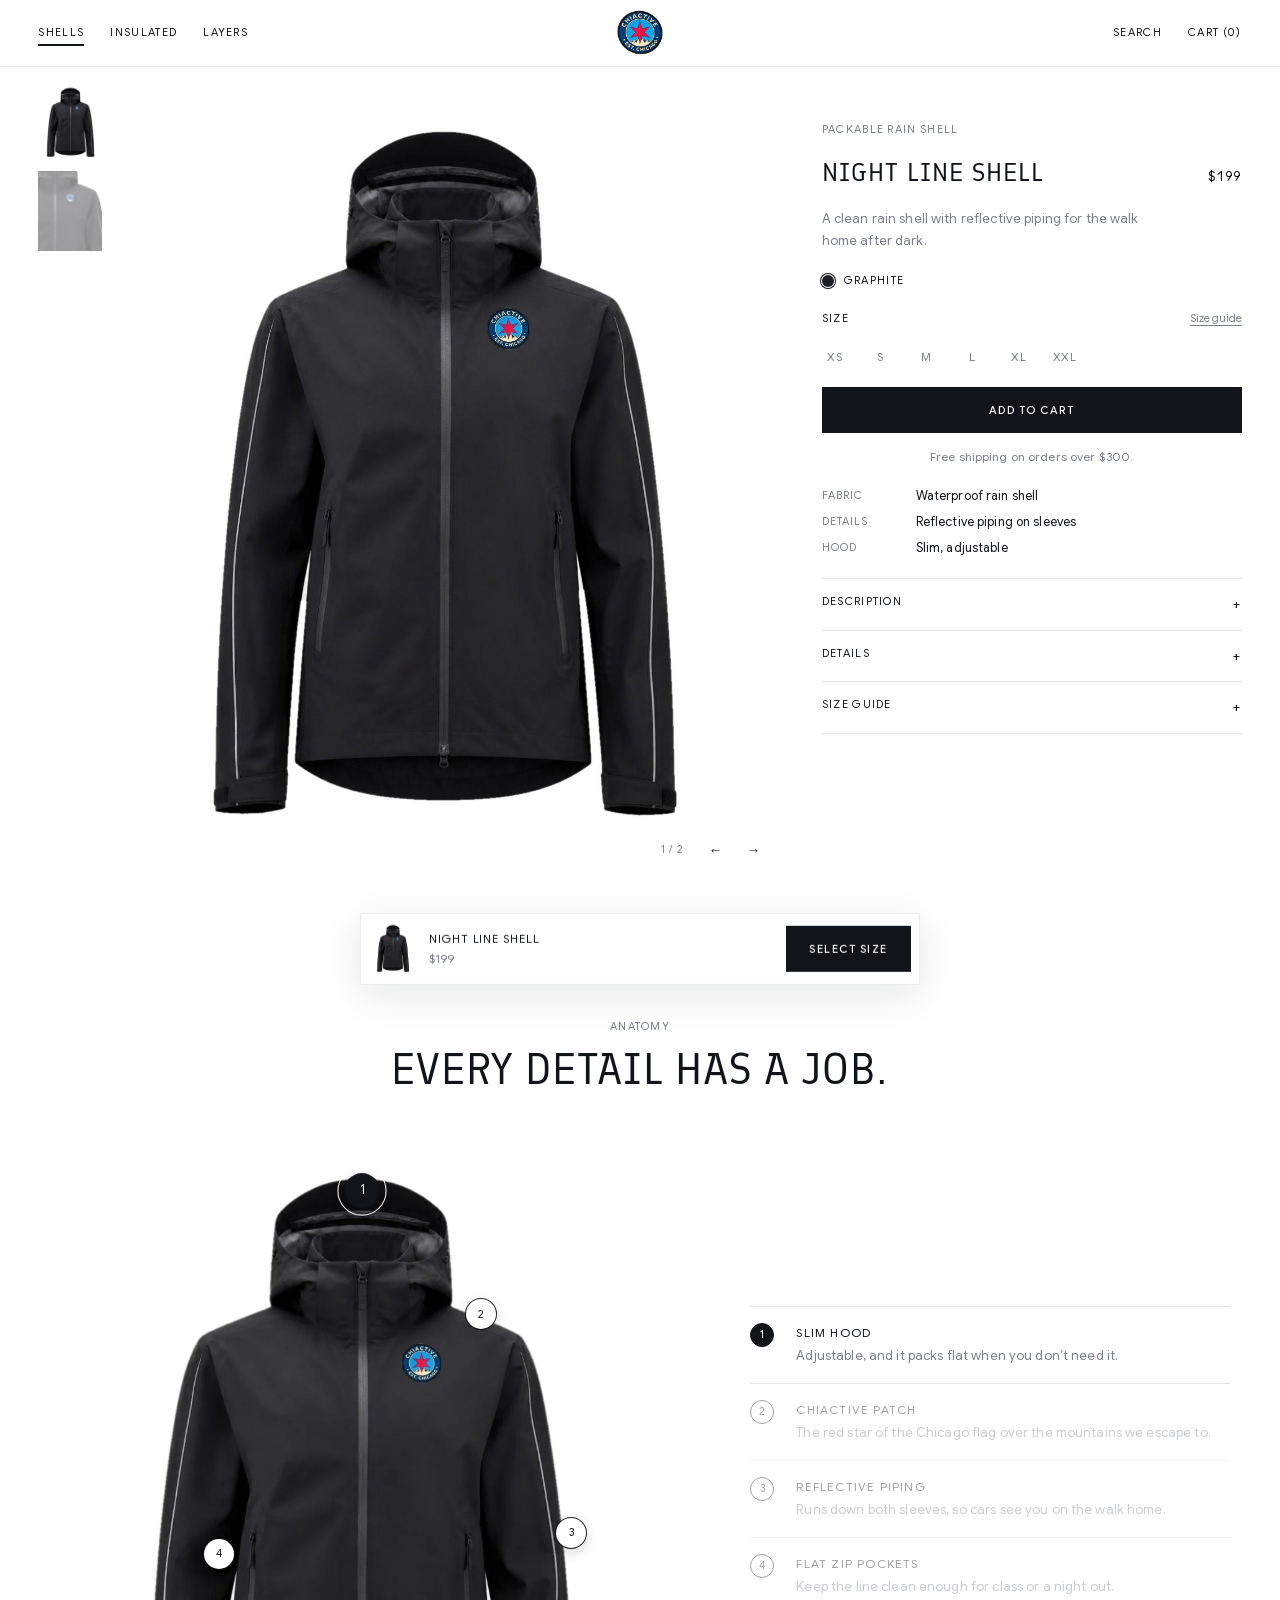
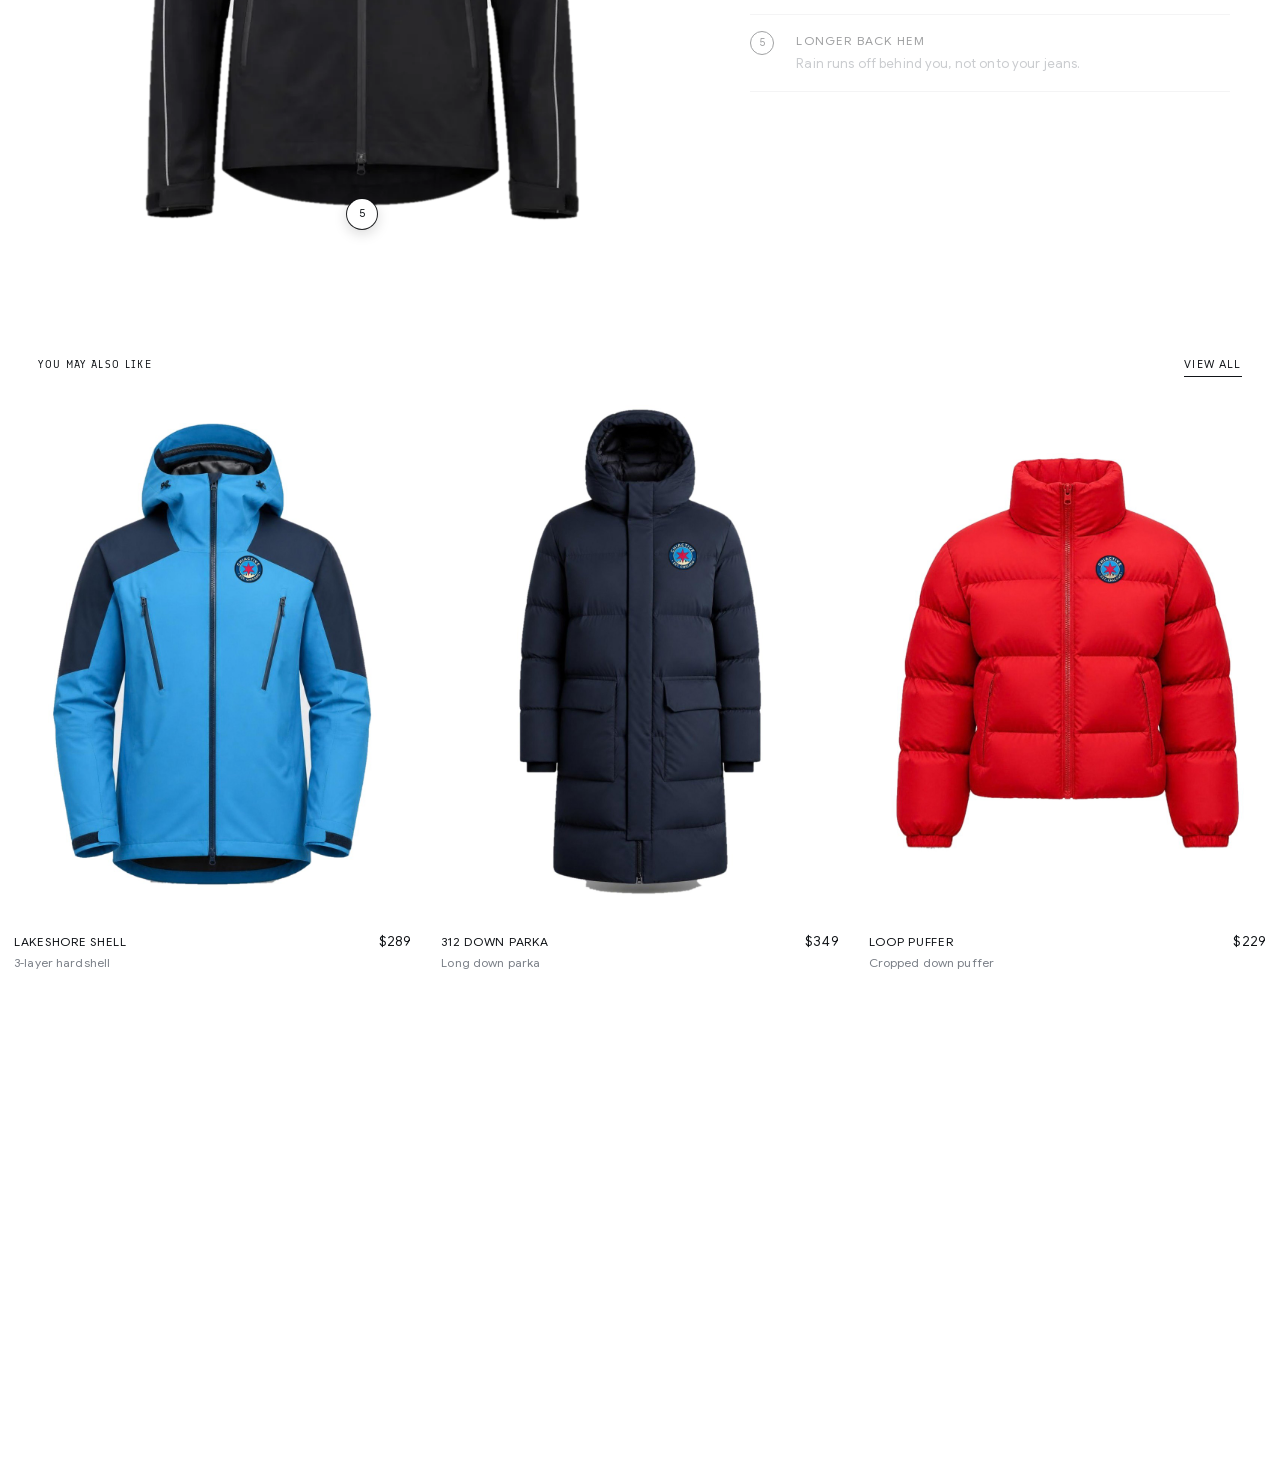
<file: jackets/night-line-shell.html>
<!DOCTYPE html>
<html lang="en" data-root="../">
<head>
<meta charset="UTF-8">
<meta name="viewport" content="width=device-width, initial-scale=1">
<title>Night Line Shell | ChiActive</title>
<meta name="description" content="A clean rain shell with reflective piping for the walk home after dark.">
<link rel="icon" href="../images/logo-badge-160.png">
<meta name="theme-color" content="#ffffff">
<meta property="og:type" content="website">
<meta property="og:site_name" content="ChiActive">
<meta property="og:title" content="Night Line Shell | ChiActive">
<meta property="og:description" content="A clean rain shell with reflective piping for the walk home after dark.">
<meta property="og:image" content="https://myraune.github.io/chiactive/images/ai/og-image.jpg">
<meta name="twitter:card" content="summary_large_image">
<link rel="stylesheet" href="../styles.css?v=c51">
</head>
<body>
<a class="skip" href="#main">Skip to content</a>
<div class="site-top">
<header class="e-hdr">
  <nav class="hdr-nav" aria-label="Main"><button class="menu-btn" type="button" aria-expanded="false" aria-controls="menu">Menu</button><a href="../shop.html#shells" aria-current="page">Shells</a><a href="../shop.html#insulated">Insulated</a><a href="../shop.html#layers">Layers</a></nav>
  <a class="e-logo e-badge" href="../index.html" aria-label="ChiActive home"><img src="../images/logo-badge-160.png" alt="" width="46" height="46"></a>
  <div class="e-tools"><button type="button" data-open-search>Search</button><button type="button" data-open-cart aria-label="Open cart">Cart <span class="cart-count" aria-live="polite">0</span></button></div>
</header>
</div>
<div class="menu" id="menu" hidden><nav aria-label="Menu"><a href="../shop.html">Shop</a><a href="../shop.html#shells">Shells</a><a href="../shop.html#insulated">Insulated</a><a href="../shop.html#layers">Layers</a><a href="../blog/index.html">Journal</a><a href="../about.html">About</a></nav><div class="menu-sub"><a class="link" href="../checkout.html">Checkout</a></div></div>

<main id="main">
  <div class="pd pd2" data-product="night-line-shell">
    <div class="g" data-gallery>
      <div class="g-thumbs"><button type="button" data-thumb aria-current="true" aria-label="Show front"><img src="../images/ai/white/night-line-shell.jpg" alt="" loading="lazy"></button><button type="button" data-thumb aria-current="false" aria-label="Show patch close-up"><img src="../images/ai/white/night-line-shell-detail-chest.jpg" alt="" loading="lazy"></button></div>
      <div class="g-stage" aria-label="Photos of the Night Line Shell"><img class="g-tile on" style="view-transition-name:jkt-night-line-shell" src="../images/ai/white/night-line-shell.jpg" alt="Night Line Shell: front" fetchpriority="high"><img class="g-tile" src="../images/ai/white/night-line-shell-detail-chest.jpg" alt="Night Line Shell: patch close-up" loading="lazy">
        <div class="g-nav"><span class="g-count" data-g-count>1 / 2</span><button type="button" data-g-step="-1" aria-label="Previous photo">←</button><button type="button" data-g-step="1" aria-label="Next photo">→</button></div>
      </div>
    </div>
    <div class="pd-info pi">
      <p class="small muted">Packable rain shell</p>
      <div class="pd-head"><h1>Night Line Shell</h1><p class="price">$199</p></div>
      <p class="pd-blurb">A clean rain shell with reflective piping for the walk home after dark.</p>
      <form class="add-form" data-add="night-line-shell" novalidate>
        <p class="pd-color"><span class="dot" style="background:#1C2028" aria-hidden="true"></span>Graphite</p>
        <div class="pi-row"><span class="small">Size</span><button class="size-guide" type="button" data-open-guide>Size guide</button></div>
        <div class="sizes" role="group" aria-label="Size"><button class="size" type="button" data-size="XS" aria-pressed="false">XS</button><button class="size" type="button" data-size="S" aria-pressed="false">S</button><button class="size" type="button" data-size="M" aria-pressed="false">M</button><button class="size" type="button" data-size="L" aria-pressed="false">L</button><button class="size" type="button" data-size="XL" aria-pressed="false">XL</button><button class="size" type="button" data-size="XXL" aria-pressed="false">XXL</button></div>
        <p class="opt-error" data-size-error hidden>Select a size.</p>
        <button class="btn btn-block" type="submit">Add to cart</button>
        <p class="pi-ship">Free shipping on orders over $300.</p>
      </form>
      <ul class="pi-keys"><li><span>Fabric</span>Waterproof rain shell</li><li><span>Details</span>Reflective piping on sleeves</li><li><span>Hood</span>Slim, adjustable</li></ul>
      <div class="pd-more">
        <details><summary>Description</summary><div><p>A slim, matte rain shell for the city. Reflective piping runs down both sleeves so cars see you on the walk home, and the hood packs flat when you don’t need it.</p><p>Flat zip pockets keep the line clean enough for class, work or a night out.</p></div></details>
        <details><summary>Details</summary><div><table class="specs"><tr><th scope="row">Fabric</th><td>Waterproof rain shell</td></tr><tr><th scope="row">Details</th><td>Reflective piping on sleeves</td></tr><tr><th scope="row">Hood</th><td>Slim, adjustable</td></tr><tr><th scope="row">Pockets</th><td>Two flat zip hand pockets</td></tr><tr><th scope="row">Fit</th><td>Regular, longer back hem</td></tr><tr><th scope="row">Color</th><td>Graphite</td></tr></table></div></details>
        <details id="size-guide"><summary>Size guide</summary><div><table class="specs"><tr><th>Size</th><th>Chest (in)</th></tr><tr><td>XS</td><td>32–34</td></tr><tr><td>S</td><td>35–37</td></tr><tr><td>M</td><td>38–40</td></tr><tr><td>L</td><td>41–43</td></tr><tr><td>XL</td><td>44–46</td></tr><tr><td>XXL</td><td>47–49</td></tr></table><p class="fineprint" style="margin-top:10px">Between sizes? Size up to layer a fleece underneath.</p></div></details>
      </div>
    </div>
  </div>

  <section class="anat" data-anatomy aria-labelledby="anat-h">
    <div class="anat-head"><p class="small muted">Anatomy</p><h2 id="anat-h">Every detail has a job.</h2></div>
    <div class="anat-body">
      <div class="anat-fig" style="--ar: 766 / 1100"><img src="../images/ai/cutouts/night-line-shell.webp" alt="Night Line Shell, front" loading="lazy"><button class="hs" type="button" data-hs="0" style="left:50%;top:5%" aria-label="1. Slim hood"><span>1</span></button><button class="hs" type="button" data-hs="1" style="left:75%;top:23%" aria-label="2. ChiActive patch"><span>2</span></button><button class="hs" type="button" data-hs="2" style="left:94%;top:55%" aria-label="3. Reflective piping"><span>3</span></button><button class="hs" type="button" data-hs="3" style="left:20%;top:58%" aria-label="4. Flat zip pockets"><span>4</span></button><button class="hs" type="button" data-hs="4" style="left:50%;top:96%" aria-label="5. Longer back hem"><span>5</span></button></div>
      <ol class="anat-list"><li data-feat="0" tabindex="0"><span class="n">1</span><div><b>Slim hood</b><p>Adjustable, and it packs flat when you don’t need it.</p></div></li><li data-feat="1" tabindex="0"><span class="n">2</span><div><b>ChiActive patch</b><p>The red star of the Chicago flag over the mountains we escape to.</p></div></li><li data-feat="2" tabindex="0"><span class="n">3</span><div><b>Reflective piping</b><p>Runs down both sleeves, so cars see you on the walk home.</p></div></li><li data-feat="3" tabindex="0"><span class="n">4</span><div><b>Flat zip pockets</b><p>Keep the line clean enough for class or a night out.</p></div></li><li data-feat="4" tabindex="0"><span class="n">5</span><div><b>Longer back hem</b><p>Rain runs off behind you, not onto your jeans.</p></div></li></ol>
    </div>
  </section>

  <section class="related" aria-labelledby="rel">
    <div class="sec-head"><h2 id="rel" class="small">You may also like</h2><a class="link" href="../shop.html">View all</a></div>
    <div class="grid"><article class="card" data-category="shells" data-id="lakeshore-shell">
  <div class="card-img"><img class="card-main" style="view-transition-name:jkt-lakeshore-shell" src="../images/ai/white/lakeshore-shell.jpg" alt="Lakeshore Shell, Sky / Navy" loading="lazy"><img class="card-alt" src="../images/ai/white/lakeshore-shell-detail-chest.jpg" alt="" aria-hidden="true" loading="lazy"><div class="quick" role="group" aria-label="Quick add Lakeshore Shell"><span>Add</span><div><button type="button" data-quick="XS" aria-label="Add Lakeshore Shell, size XS, to cart">XS</button><button type="button" data-quick="S" aria-label="Add Lakeshore Shell, size S, to cart">S</button><button type="button" data-quick="M" aria-label="Add Lakeshore Shell, size M, to cart">M</button><button type="button" data-quick="L" aria-label="Add Lakeshore Shell, size L, to cart">L</button><button type="button" data-quick="XL" aria-label="Add Lakeshore Shell, size XL, to cart">XL</button><button type="button" data-quick="XXL" aria-label="Add Lakeshore Shell, size XXL, to cart">XXL</button></div></div></div>
  <div class="card-body"><div><a class="card-name" href="../jackets/lakeshore-shell.html">Lakeshore Shell</a><p class="card-sub">3-layer hardshell</p></div><p class="price">$289</p></div>
</article><article class="card" data-category="insulated" data-id="312-down-parka">
  <div class="card-img"><img class="card-main" style="view-transition-name:jkt-312-down-parka" src="../images/ai/white/312-down-parka.jpg" alt="312 Down Parka, Navy" loading="lazy"><img class="card-alt" src="../images/ai/white/312-down-parka-detail-chest.jpg" alt="" aria-hidden="true" loading="lazy"><div class="quick" role="group" aria-label="Quick add 312 Down Parka"><span>Add</span><div><button type="button" data-quick="XS" aria-label="Add 312 Down Parka, size XS, to cart">XS</button><button type="button" data-quick="S" aria-label="Add 312 Down Parka, size S, to cart">S</button><button type="button" data-quick="M" aria-label="Add 312 Down Parka, size M, to cart">M</button><button type="button" data-quick="L" aria-label="Add 312 Down Parka, size L, to cart">L</button><button type="button" data-quick="XL" aria-label="Add 312 Down Parka, size XL, to cart">XL</button><button type="button" data-quick="XXL" aria-label="Add 312 Down Parka, size XXL, to cart">XXL</button></div></div></div>
  <div class="card-body"><div><a class="card-name" href="../jackets/312-down-parka.html">312 Down Parka</a><p class="card-sub">Long down parka</p></div><p class="price">$349</p></div>
</article><article class="card" data-category="insulated" data-id="loop-puffer">
  <div class="card-img"><img class="card-main" style="view-transition-name:jkt-loop-puffer" src="../images/ai/white/loop-puffer.jpg" alt="Loop Puffer, Star Red" loading="lazy"><img class="card-alt" src="../images/ai/white/loop-puffer-detail-chest.jpg" alt="" aria-hidden="true" loading="lazy"><div class="quick" role="group" aria-label="Quick add Loop Puffer"><span>Add</span><div><button type="button" data-quick="XS" aria-label="Add Loop Puffer, size XS, to cart">XS</button><button type="button" data-quick="S" aria-label="Add Loop Puffer, size S, to cart">S</button><button type="button" data-quick="M" aria-label="Add Loop Puffer, size M, to cart">M</button><button type="button" data-quick="L" aria-label="Add Loop Puffer, size L, to cart">L</button><button type="button" data-quick="XL" aria-label="Add Loop Puffer, size XL, to cart">XL</button><button type="button" data-quick="XXL" aria-label="Add Loop Puffer, size XXL, to cart">XXL</button></div></div></div>
  <div class="card-body"><div><a class="card-name" href="../jackets/loop-puffer.html">Loop Puffer</a><p class="card-sub">Cropped down puffer</p></div><p class="price">$229</p></div>
</article></div>
  </section>

  <div class="buybar" data-buybar>
    <img src="../images/ai/white/night-line-shell.jpg" alt="" width="44" height="54">
    <p><b>Night Line Shell</b><span>$199</span></p>
    <button class="btn" type="button" data-buybar-add>Select size</button>
  </div>
</main>
<footer class="ftr">
  <div><p class="ftr-tag">Built for the four-season city.</p><p class="ftr-note">ChiActive Collection 01. Six jackets designed for Chicago college students. A class project for Intro to Interactive Marketing: nothing is for sale and no payment is taken.</p></div>
  <div><h2>Shop</h2><ul><li><a href="../shop.html#shells">Shells</a></li><li><a href="../shop.html#insulated">Insulated</a></li><li><a href="../shop.html#layers">Layers</a></li><li><a href="../shop.html">All jackets</a></li></ul></div>
  <div><h2>ChiActive</h2><ul><li><a href="../about.html">About</a></li><li><a href="../blog/index.html">Journal</a></li><li><a href="../checkout.html">Checkout</a></li></ul></div>
  <p class="ftr-word" aria-hidden="true" data-split="chars">CHIACTIVE</p>
</footer>
<script src="../js/products.js?v=c51"></script>
<script src="../js/main.js?v=c51"></script>
<script src="../js/motion.js?v=c51"></script>
</body>
</html>
</file>
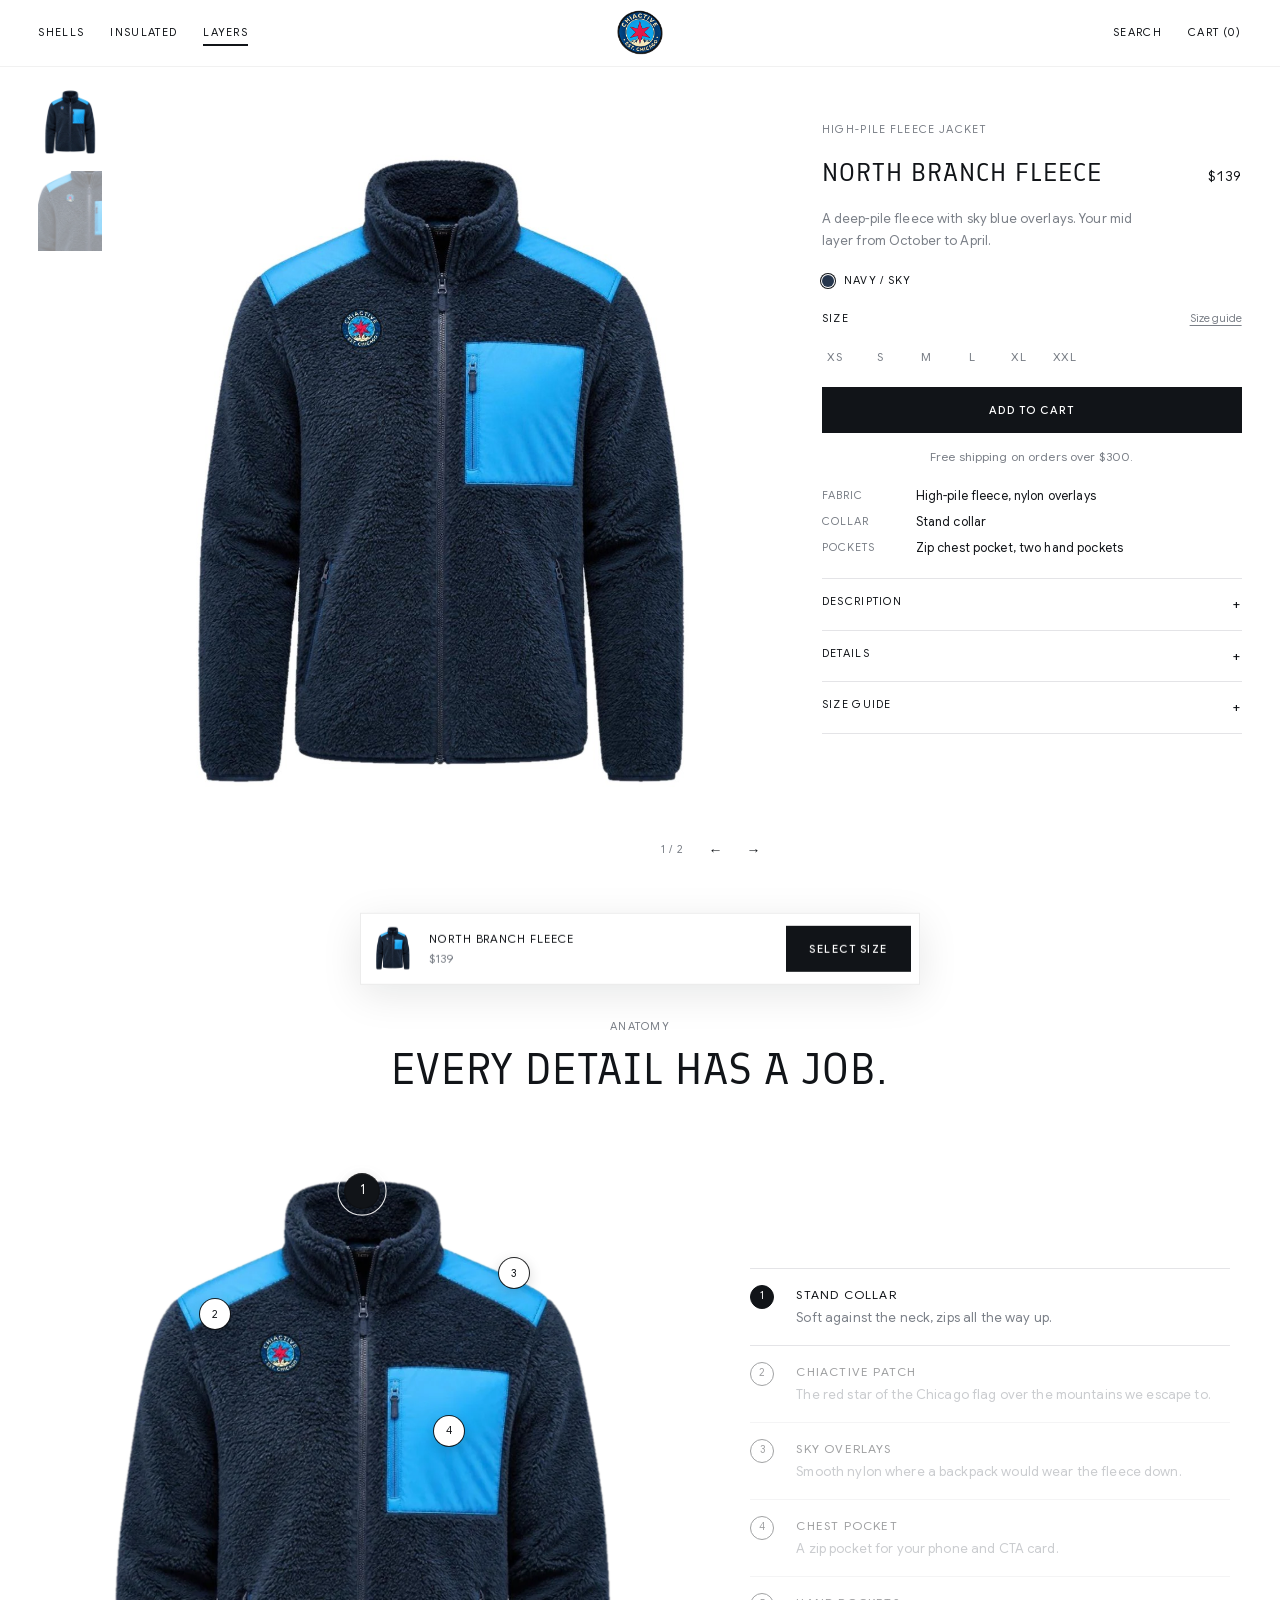
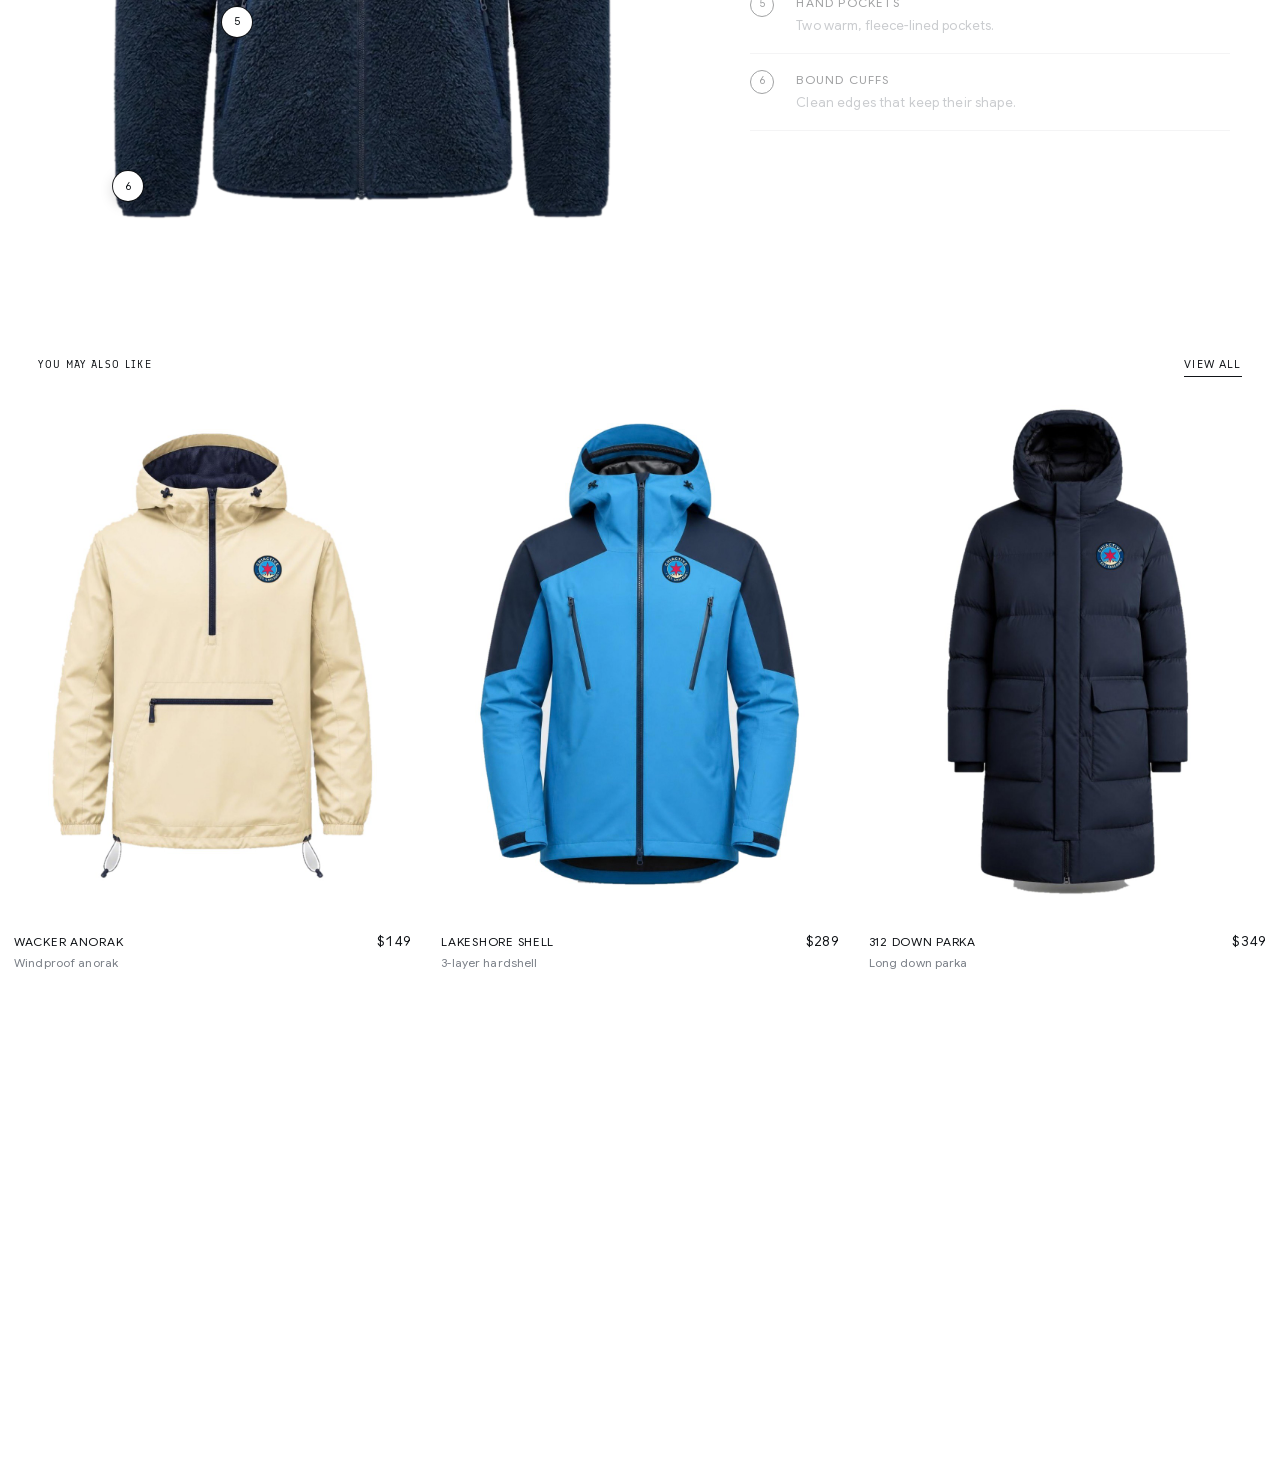
<file: jackets/north-branch-fleece.html>
<!DOCTYPE html>
<html lang="en" data-root="../">
<head>
<meta charset="UTF-8">
<meta name="viewport" content="width=device-width, initial-scale=1">
<title>North Branch Fleece | ChiActive</title>
<meta name="description" content="A deep-pile fleece with sky blue overlays. Your mid layer from October to April.">
<link rel="icon" href="../images/logo-badge-160.png">
<meta name="theme-color" content="#ffffff">
<meta property="og:type" content="website">
<meta property="og:site_name" content="ChiActive">
<meta property="og:title" content="North Branch Fleece | ChiActive">
<meta property="og:description" content="A deep-pile fleece with sky blue overlays. Your mid layer from October to April.">
<meta property="og:image" content="https://myraune.github.io/chiactive/images/ai/og-image.jpg">
<meta name="twitter:card" content="summary_large_image">
<link rel="stylesheet" href="../styles.css?v=c51">
</head>
<body>
<a class="skip" href="#main">Skip to content</a>
<div class="site-top">
<header class="e-hdr">
  <nav class="hdr-nav" aria-label="Main"><button class="menu-btn" type="button" aria-expanded="false" aria-controls="menu">Menu</button><a href="../shop.html#shells">Shells</a><a href="../shop.html#insulated">Insulated</a><a href="../shop.html#layers" aria-current="page">Layers</a></nav>
  <a class="e-logo e-badge" href="../index.html" aria-label="ChiActive home"><img src="../images/logo-badge-160.png" alt="" width="46" height="46"></a>
  <div class="e-tools"><button type="button" data-open-search>Search</button><button type="button" data-open-cart aria-label="Open cart">Cart <span class="cart-count" aria-live="polite">0</span></button></div>
</header>
</div>
<div class="menu" id="menu" hidden><nav aria-label="Menu"><a href="../shop.html">Shop</a><a href="../shop.html#shells">Shells</a><a href="../shop.html#insulated">Insulated</a><a href="../shop.html#layers">Layers</a><a href="../blog/index.html">Journal</a><a href="../about.html">About</a></nav><div class="menu-sub"><a class="link" href="../checkout.html">Checkout</a></div></div>

<main id="main">
  <div class="pd pd2" data-product="north-branch-fleece">
    <div class="g" data-gallery>
      <div class="g-thumbs"><button type="button" data-thumb aria-current="true" aria-label="Show front"><img src="../images/ai/white/north-branch-fleece.jpg" alt="" loading="lazy"></button><button type="button" data-thumb aria-current="false" aria-label="Show patch close-up"><img src="../images/ai/white/north-branch-fleece-detail-chest.jpg" alt="" loading="lazy"></button></div>
      <div class="g-stage" aria-label="Photos of the North Branch Fleece"><img class="g-tile on" style="view-transition-name:jkt-north-branch-fleece" src="../images/ai/white/north-branch-fleece.jpg" alt="North Branch Fleece: front" fetchpriority="high"><img class="g-tile" src="../images/ai/white/north-branch-fleece-detail-chest.jpg" alt="North Branch Fleece: patch close-up" loading="lazy">
        <div class="g-nav"><span class="g-count" data-g-count>1 / 2</span><button type="button" data-g-step="-1" aria-label="Previous photo">←</button><button type="button" data-g-step="1" aria-label="Next photo">→</button></div>
      </div>
    </div>
    <div class="pd-info pi">
      <p class="small muted">High-pile fleece jacket</p>
      <div class="pd-head"><h1>North Branch Fleece</h1><p class="price">$139</p></div>
      <p class="pd-blurb">A deep-pile fleece with sky blue overlays. Your mid layer from October to April.</p>
      <form class="add-form" data-add="north-branch-fleece" novalidate>
        <p class="pd-color"><span class="dot" style="background:#26364D" aria-hidden="true"></span>Navy / Sky</p>
        <div class="pi-row"><span class="small">Size</span><button class="size-guide" type="button" data-open-guide>Size guide</button></div>
        <div class="sizes" role="group" aria-label="Size"><button class="size" type="button" data-size="XS" aria-pressed="false">XS</button><button class="size" type="button" data-size="S" aria-pressed="false">S</button><button class="size" type="button" data-size="M" aria-pressed="false">M</button><button class="size" type="button" data-size="L" aria-pressed="false">L</button><button class="size" type="button" data-size="XL" aria-pressed="false">XL</button><button class="size" type="button" data-size="XXL" aria-pressed="false">XXL</button></div>
        <p class="opt-error" data-size-error hidden>Select a size.</p>
        <button class="btn btn-block" type="submit">Add to cart</button>
        <p class="pi-ship">Free shipping on orders over $300.</p>
      </form>
      <ul class="pi-keys"><li><span>Fabric</span>High-pile fleece, nylon overlays</li><li><span>Collar</span>Stand collar</li><li><span>Pockets</span>Zip chest pocket, two hand pockets</li></ul>
      <div class="pd-more">
        <details><summary>Description</summary><div><p>Soft, high-pile fleece with smooth sky blue overlays on the shoulders and chest pocket, where a backpack would wear it down.</p><p>Wear it alone in the fall, or under the Lakeshore Shell when the wind turns.</p></div></details>
        <details><summary>Details</summary><div><table class="specs"><tr><th scope="row">Fabric</th><td>High-pile fleece, nylon overlays</td></tr><tr><th scope="row">Collar</th><td>Stand collar</td></tr><tr><th scope="row">Pockets</th><td>Zip chest pocket, two hand pockets</td></tr><tr><th scope="row">Cuffs</th><td>Bound</td></tr><tr><th scope="row">Color</th><td>Navy / Sky</td></tr></table></div></details>
        <details id="size-guide"><summary>Size guide</summary><div><table class="specs"><tr><th>Size</th><th>Chest (in)</th></tr><tr><td>XS</td><td>32–34</td></tr><tr><td>S</td><td>35–37</td></tr><tr><td>M</td><td>38–40</td></tr><tr><td>L</td><td>41–43</td></tr><tr><td>XL</td><td>44–46</td></tr><tr><td>XXL</td><td>47–49</td></tr></table><p class="fineprint" style="margin-top:10px">Between sizes? Size up to layer a fleece underneath.</p></div></details>
      </div>
    </div>
  </div>

  <section class="anat" data-anatomy aria-labelledby="anat-h">
    <div class="anat-head"><p class="small muted">Anatomy</p><h2 id="anat-h">Every detail has a job.</h2></div>
    <div class="anat-body">
      <div class="anat-fig" style="--ar: 874 / 1100"><img src="../images/ai/cutouts/north-branch-fleece.webp" alt="North Branch Fleece, front" loading="lazy"><button class="hs" type="button" data-hs="0" style="left:50%;top:5%" aria-label="1. Stand collar"><span>1</span></button><button class="hs" type="button" data-hs="1" style="left:23%;top:23%" aria-label="2. ChiActive patch"><span>2</span></button><button class="hs" type="button" data-hs="2" style="left:78%;top:17%" aria-label="3. Sky overlays"><span>3</span></button><button class="hs" type="button" data-hs="3" style="left:66%;top:40%" aria-label="4. Chest pocket"><span>4</span></button><button class="hs" type="button" data-hs="4" style="left:27%;top:68%" aria-label="5. Hand pockets"><span>5</span></button><button class="hs" type="button" data-hs="5" style="left:7%;top:92%" aria-label="6. Bound cuffs"><span>6</span></button></div>
      <ol class="anat-list"><li data-feat="0" tabindex="0"><span class="n">1</span><div><b>Stand collar</b><p>Soft against the neck, zips all the way up.</p></div></li><li data-feat="1" tabindex="0"><span class="n">2</span><div><b>ChiActive patch</b><p>The red star of the Chicago flag over the mountains we escape to.</p></div></li><li data-feat="2" tabindex="0"><span class="n">3</span><div><b>Sky overlays</b><p>Smooth nylon where a backpack would wear the fleece down.</p></div></li><li data-feat="3" tabindex="0"><span class="n">4</span><div><b>Chest pocket</b><p>A zip pocket for your phone and CTA card.</p></div></li><li data-feat="4" tabindex="0"><span class="n">5</span><div><b>Hand pockets</b><p>Two warm, fleece-lined pockets.</p></div></li><li data-feat="5" tabindex="0"><span class="n">6</span><div><b>Bound cuffs</b><p>Clean edges that keep their shape.</p></div></li></ol>
    </div>
  </section>

  <section class="related" aria-labelledby="rel">
    <div class="sec-head"><h2 id="rel" class="small">You may also like</h2><a class="link" href="../shop.html">View all</a></div>
    <div class="grid"><article class="card" data-category="layers" data-id="wacker-anorak">
  <div class="card-img"><img class="card-main" style="view-transition-name:jkt-wacker-anorak" src="../images/ai/white/wacker-anorak.jpg" alt="Wacker Anorak, Cream / Navy" loading="lazy"><img class="card-alt" src="../images/ai/white/wacker-anorak-detail-chest.jpg" alt="" aria-hidden="true" loading="lazy"><div class="quick" role="group" aria-label="Quick add Wacker Anorak"><span>Add</span><div><button type="button" data-quick="XS" aria-label="Add Wacker Anorak, size XS, to cart">XS</button><button type="button" data-quick="S" aria-label="Add Wacker Anorak, size S, to cart">S</button><button type="button" data-quick="M" aria-label="Add Wacker Anorak, size M, to cart">M</button><button type="button" data-quick="L" aria-label="Add Wacker Anorak, size L, to cart">L</button><button type="button" data-quick="XL" aria-label="Add Wacker Anorak, size XL, to cart">XL</button><button type="button" data-quick="XXL" aria-label="Add Wacker Anorak, size XXL, to cart">XXL</button></div></div></div>
  <div class="card-body"><div><a class="card-name" href="../jackets/wacker-anorak.html">Wacker Anorak</a><p class="card-sub">Windproof anorak</p></div><p class="price">$149</p></div>
</article><article class="card" data-category="shells" data-id="lakeshore-shell">
  <div class="card-img"><img class="card-main" style="view-transition-name:jkt-lakeshore-shell" src="../images/ai/white/lakeshore-shell.jpg" alt="Lakeshore Shell, Sky / Navy" loading="lazy"><img class="card-alt" src="../images/ai/white/lakeshore-shell-detail-chest.jpg" alt="" aria-hidden="true" loading="lazy"><div class="quick" role="group" aria-label="Quick add Lakeshore Shell"><span>Add</span><div><button type="button" data-quick="XS" aria-label="Add Lakeshore Shell, size XS, to cart">XS</button><button type="button" data-quick="S" aria-label="Add Lakeshore Shell, size S, to cart">S</button><button type="button" data-quick="M" aria-label="Add Lakeshore Shell, size M, to cart">M</button><button type="button" data-quick="L" aria-label="Add Lakeshore Shell, size L, to cart">L</button><button type="button" data-quick="XL" aria-label="Add Lakeshore Shell, size XL, to cart">XL</button><button type="button" data-quick="XXL" aria-label="Add Lakeshore Shell, size XXL, to cart">XXL</button></div></div></div>
  <div class="card-body"><div><a class="card-name" href="../jackets/lakeshore-shell.html">Lakeshore Shell</a><p class="card-sub">3-layer hardshell</p></div><p class="price">$289</p></div>
</article><article class="card" data-category="insulated" data-id="312-down-parka">
  <div class="card-img"><img class="card-main" style="view-transition-name:jkt-312-down-parka" src="../images/ai/white/312-down-parka.jpg" alt="312 Down Parka, Navy" loading="lazy"><img class="card-alt" src="../images/ai/white/312-down-parka-detail-chest.jpg" alt="" aria-hidden="true" loading="lazy"><div class="quick" role="group" aria-label="Quick add 312 Down Parka"><span>Add</span><div><button type="button" data-quick="XS" aria-label="Add 312 Down Parka, size XS, to cart">XS</button><button type="button" data-quick="S" aria-label="Add 312 Down Parka, size S, to cart">S</button><button type="button" data-quick="M" aria-label="Add 312 Down Parka, size M, to cart">M</button><button type="button" data-quick="L" aria-label="Add 312 Down Parka, size L, to cart">L</button><button type="button" data-quick="XL" aria-label="Add 312 Down Parka, size XL, to cart">XL</button><button type="button" data-quick="XXL" aria-label="Add 312 Down Parka, size XXL, to cart">XXL</button></div></div></div>
  <div class="card-body"><div><a class="card-name" href="../jackets/312-down-parka.html">312 Down Parka</a><p class="card-sub">Long down parka</p></div><p class="price">$349</p></div>
</article></div>
  </section>

  <div class="buybar" data-buybar>
    <img src="../images/ai/white/north-branch-fleece.jpg" alt="" width="44" height="54">
    <p><b>North Branch Fleece</b><span>$139</span></p>
    <button class="btn" type="button" data-buybar-add>Select size</button>
  </div>
</main>
<footer class="ftr">
  <div><p class="ftr-tag">Built for the four-season city.</p><p class="ftr-note">ChiActive Collection 01. Six jackets designed for Chicago college students. A class project for Intro to Interactive Marketing: nothing is for sale and no payment is taken.</p></div>
  <div><h2>Shop</h2><ul><li><a href="../shop.html#shells">Shells</a></li><li><a href="../shop.html#insulated">Insulated</a></li><li><a href="../shop.html#layers">Layers</a></li><li><a href="../shop.html">All jackets</a></li></ul></div>
  <div><h2>ChiActive</h2><ul><li><a href="../about.html">About</a></li><li><a href="../blog/index.html">Journal</a></li><li><a href="../checkout.html">Checkout</a></li></ul></div>
  <p class="ftr-word" aria-hidden="true" data-split="chars">CHIACTIVE</p>
</footer>
<script src="../js/products.js?v=c51"></script>
<script src="../js/main.js?v=c51"></script>
<script src="../js/motion.js?v=c51"></script>
</body>
</html>
</file>
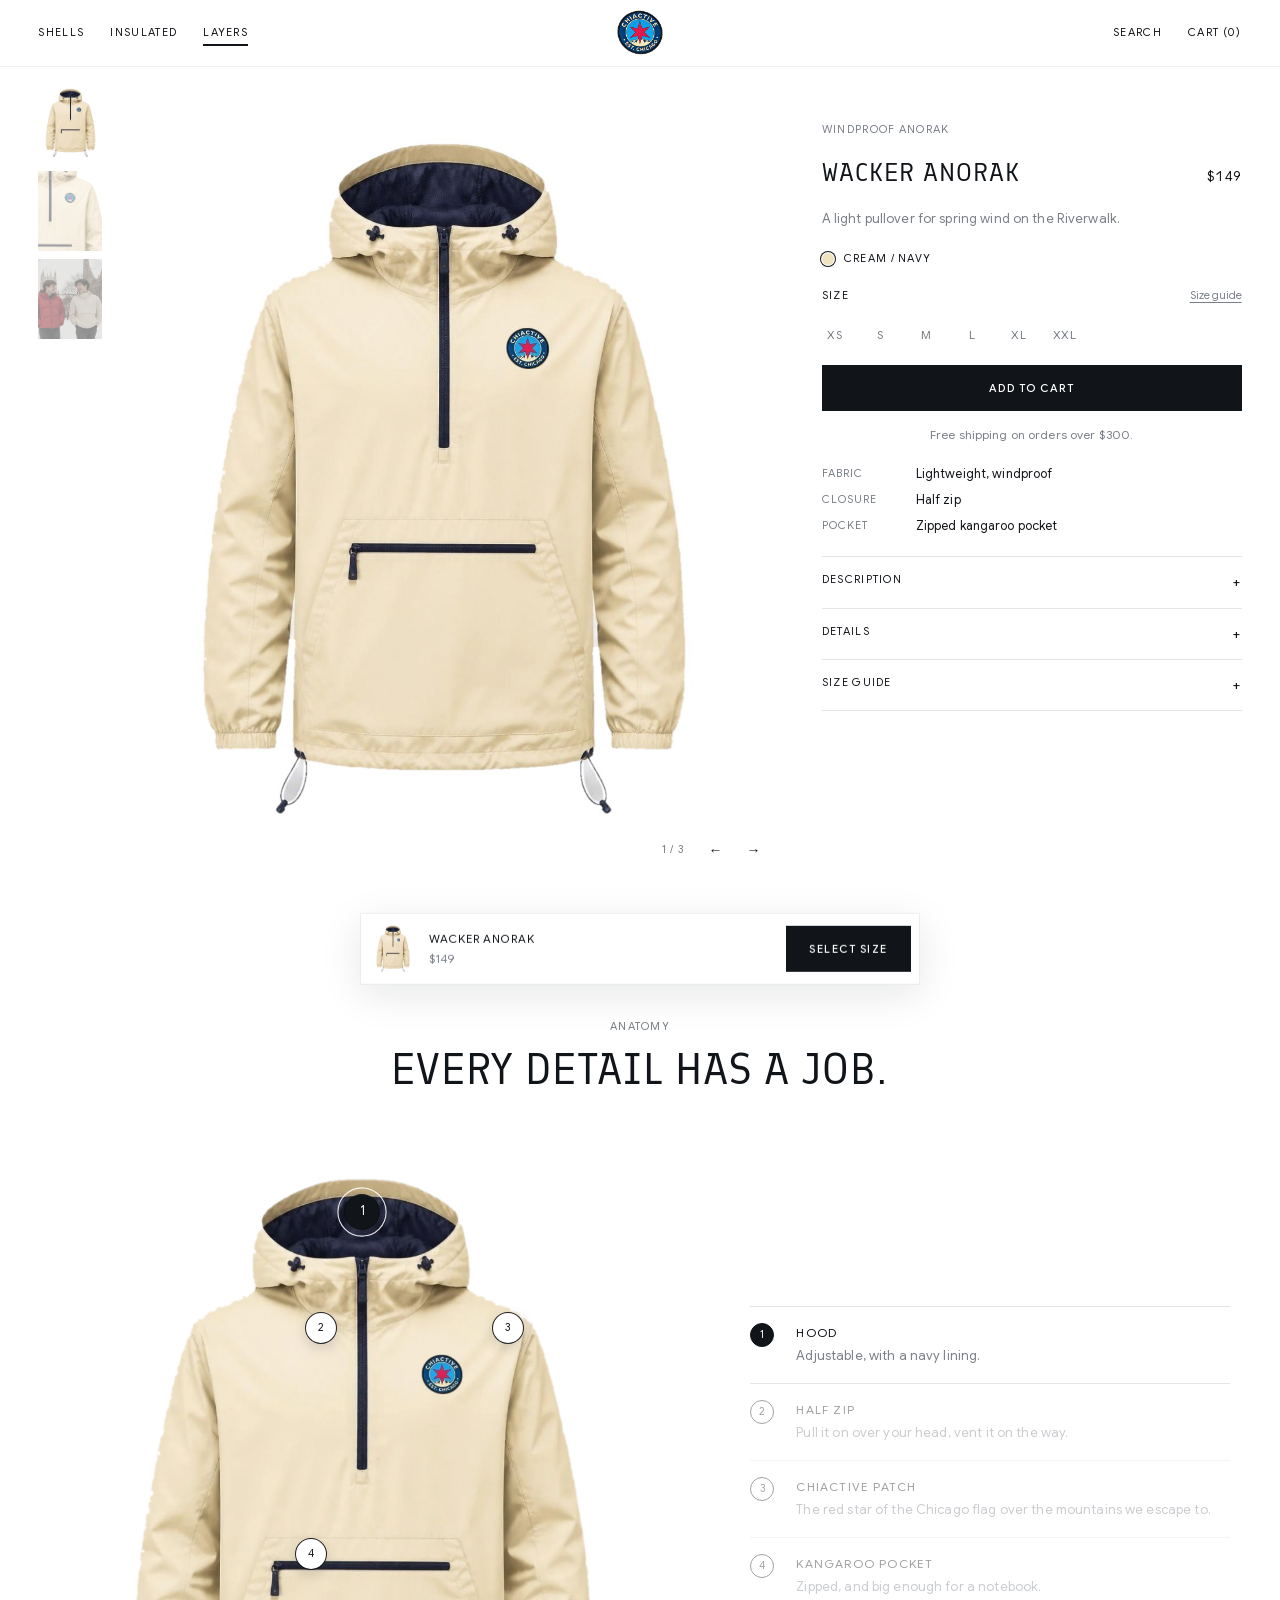
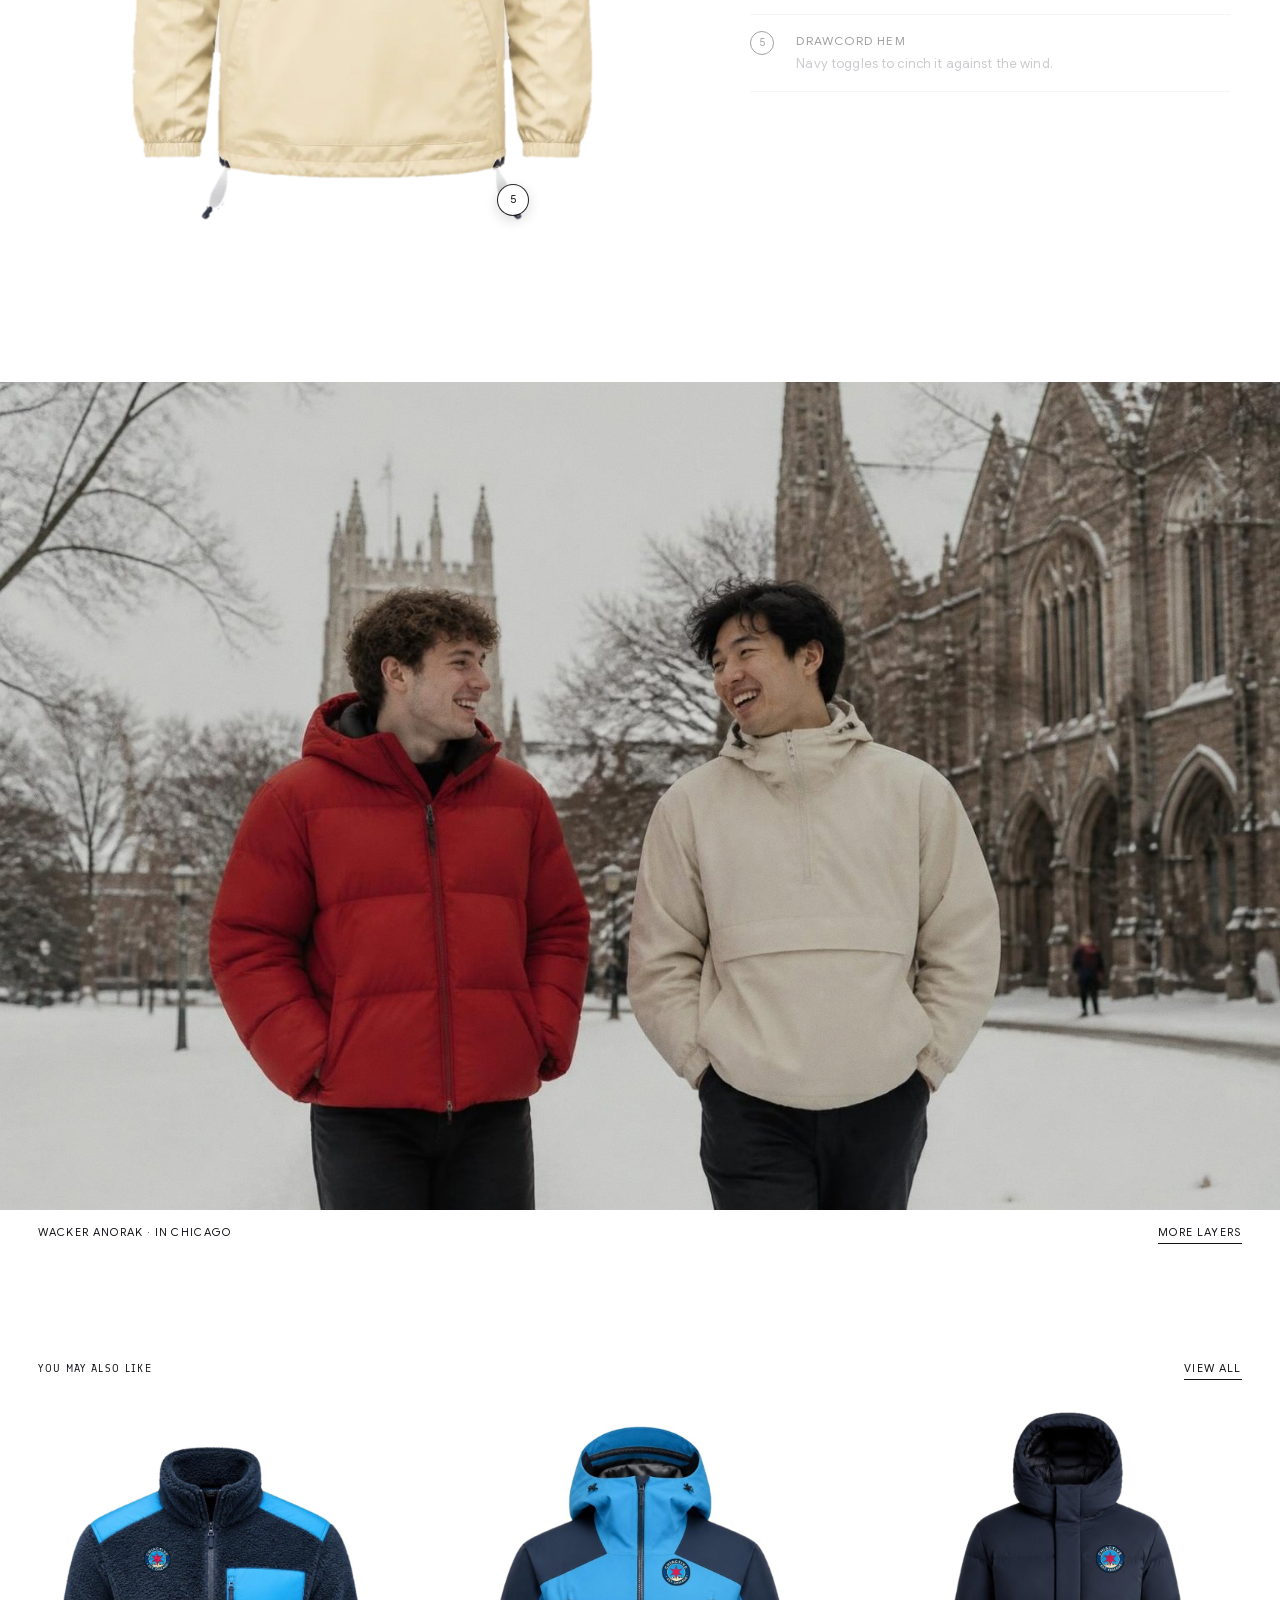
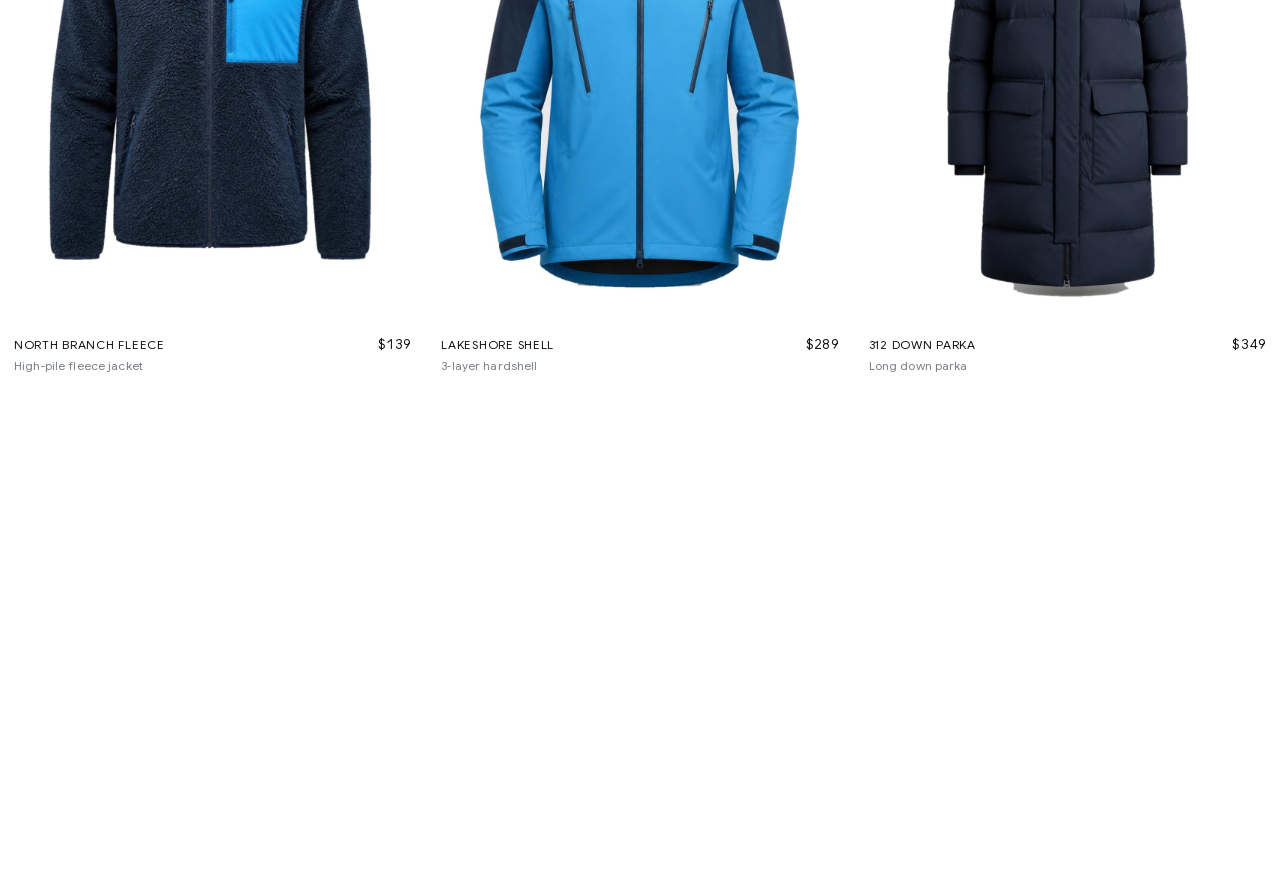
<file: jackets/wacker-anorak.html>
<!DOCTYPE html>
<html lang="en" data-root="../">
<head>
<meta charset="UTF-8">
<meta name="viewport" content="width=device-width, initial-scale=1">
<title>Wacker Anorak | ChiActive</title>
<meta name="description" content="A light pullover for spring wind on the Riverwalk.">
<link rel="icon" href="../images/logo-badge-160.png">
<meta name="theme-color" content="#ffffff">
<meta property="og:type" content="website">
<meta property="og:site_name" content="ChiActive">
<meta property="og:title" content="Wacker Anorak | ChiActive">
<meta property="og:description" content="A light pullover for spring wind on the Riverwalk.">
<meta property="og:image" content="https://myraune.github.io/chiactive/images/ai/og-image.jpg">
<meta name="twitter:card" content="summary_large_image">
<link rel="stylesheet" href="../styles.css?v=c51">
</head>
<body>
<a class="skip" href="#main">Skip to content</a>
<div class="site-top">
<header class="e-hdr">
  <nav class="hdr-nav" aria-label="Main"><button class="menu-btn" type="button" aria-expanded="false" aria-controls="menu">Menu</button><a href="../shop.html#shells">Shells</a><a href="../shop.html#insulated">Insulated</a><a href="../shop.html#layers" aria-current="page">Layers</a></nav>
  <a class="e-logo e-badge" href="../index.html" aria-label="ChiActive home"><img src="../images/logo-badge-160.png" alt="" width="46" height="46"></a>
  <div class="e-tools"><button type="button" data-open-search>Search</button><button type="button" data-open-cart aria-label="Open cart">Cart <span class="cart-count" aria-live="polite">0</span></button></div>
</header>
</div>
<div class="menu" id="menu" hidden><nav aria-label="Menu"><a href="../shop.html">Shop</a><a href="../shop.html#shells">Shells</a><a href="../shop.html#insulated">Insulated</a><a href="../shop.html#layers">Layers</a><a href="../blog/index.html">Journal</a><a href="../about.html">About</a></nav><div class="menu-sub"><a class="link" href="../checkout.html">Checkout</a></div></div>

<main id="main">
  <div class="pd pd2" data-product="wacker-anorak">
    <div class="g" data-gallery>
      <div class="g-thumbs"><button type="button" data-thumb aria-current="true" aria-label="Show front"><img src="../images/ai/white/wacker-anorak.jpg" alt="" loading="lazy"></button><button type="button" data-thumb aria-current="false" aria-label="Show patch close-up"><img src="../images/ai/white/wacker-anorak-detail-chest.jpg" alt="" loading="lazy"></button><button type="button" data-thumb aria-current="false" aria-label="Show in chicago"><img src="../images/ai/campaign-campus.jpg" alt="" loading="lazy"></button></div>
      <div class="g-stage" aria-label="Photos of the Wacker Anorak"><img class="g-tile on" style="view-transition-name:jkt-wacker-anorak" src="../images/ai/white/wacker-anorak.jpg" alt="Wacker Anorak: front" fetchpriority="high"><img class="g-tile" src="../images/ai/white/wacker-anorak-detail-chest.jpg" alt="Wacker Anorak: patch close-up" loading="lazy"><img class="g-photo" src="../images/ai/campaign-campus.jpg" alt="Wacker Anorak: in chicago" loading="lazy">
        <div class="g-nav"><span class="g-count" data-g-count>1 / 3</span><button type="button" data-g-step="-1" aria-label="Previous photo">←</button><button type="button" data-g-step="1" aria-label="Next photo">→</button></div>
      </div>
    </div>
    <div class="pd-info pi">
      <p class="small muted">Windproof anorak</p>
      <div class="pd-head"><h1>Wacker Anorak</h1><p class="price">$149</p></div>
      <p class="pd-blurb">A light pullover for spring wind on the Riverwalk.</p>
      <form class="add-form" data-add="wacker-anorak" novalidate>
        <p class="pd-color"><span class="dot" style="background:#EFE3C2" aria-hidden="true"></span>Cream / Navy</p>
        <div class="pi-row"><span class="small">Size</span><button class="size-guide" type="button" data-open-guide>Size guide</button></div>
        <div class="sizes" role="group" aria-label="Size"><button class="size" type="button" data-size="XS" aria-pressed="false">XS</button><button class="size" type="button" data-size="S" aria-pressed="false">S</button><button class="size" type="button" data-size="M" aria-pressed="false">M</button><button class="size" type="button" data-size="L" aria-pressed="false">L</button><button class="size" type="button" data-size="XL" aria-pressed="false">XL</button><button class="size" type="button" data-size="XXL" aria-pressed="false">XXL</button></div>
        <p class="opt-error" data-size-error hidden>Select a size.</p>
        <button class="btn btn-block" type="submit">Add to cart</button>
        <p class="pi-ship">Free shipping on orders over $300.</p>
      </form>
      <ul class="pi-keys"><li><span>Fabric</span>Lightweight, windproof</li><li><span>Closure</span>Half zip</li><li><span>Pocket</span>Zipped kangaroo pocket</li></ul>
      <div class="pd-more">
        <details><summary>Description</summary><div><p>A windproof pullover in warm cream with navy hardware. Half zip, a zipped kangaroo pocket big enough for a notebook, and a drawcord hem with navy toggles.</p><p>Light enough to stuff in a backpack on the days Chicago can’t decide on a season.</p></div></details>
        <details><summary>Details</summary><div><table class="specs"><tr><th scope="row">Fabric</th><td>Lightweight, windproof</td></tr><tr><th scope="row">Closure</th><td>Half zip</td></tr><tr><th scope="row">Pocket</th><td>Zipped kangaroo pocket</td></tr><tr><th scope="row">Hood</th><td>Adjustable, navy lining</td></tr><tr><th scope="row">Hem</th><td>Drawcord with toggles</td></tr><tr><th scope="row">Color</th><td>Cream / Navy</td></tr></table></div></details>
        <details id="size-guide"><summary>Size guide</summary><div><table class="specs"><tr><th>Size</th><th>Chest (in)</th></tr><tr><td>XS</td><td>32–34</td></tr><tr><td>S</td><td>35–37</td></tr><tr><td>M</td><td>38–40</td></tr><tr><td>L</td><td>41–43</td></tr><tr><td>XL</td><td>44–46</td></tr><tr><td>XXL</td><td>47–49</td></tr></table><p class="fineprint" style="margin-top:10px">Between sizes? Size up to layer a fleece underneath.</p></div></details>
      </div>
    </div>
  </div>

  <section class="anat" data-anatomy aria-labelledby="anat-h">
    <div class="anat-head"><p class="small muted">Anatomy</p><h2 id="anat-h">Every detail has a job.</h2></div>
    <div class="anat-body">
      <div class="anat-fig" style="--ar: 810 / 1100"><img src="../images/ai/cutouts/wacker-anorak.webp" alt="Wacker Anorak, front" loading="lazy"><button class="hs" type="button" data-hs="0" style="left:50%;top:8%" aria-label="1. Hood"><span>1</span></button><button class="hs" type="button" data-hs="1" style="left:42%;top:25%" aria-label="2. Half zip"><span>2</span></button><button class="hs" type="button" data-hs="2" style="left:79%;top:25%" aria-label="3. ChiActive patch"><span>3</span></button><button class="hs" type="button" data-hs="3" style="left:40%;top:58%" aria-label="4. Kangaroo pocket"><span>4</span></button><button class="hs" type="button" data-hs="4" style="left:80%;top:94%" aria-label="5. Drawcord hem"><span>5</span></button></div>
      <ol class="anat-list"><li data-feat="0" tabindex="0"><span class="n">1</span><div><b>Hood</b><p>Adjustable, with a navy lining.</p></div></li><li data-feat="1" tabindex="0"><span class="n">2</span><div><b>Half zip</b><p>Pull it on over your head, vent it on the way.</p></div></li><li data-feat="2" tabindex="0"><span class="n">3</span><div><b>ChiActive patch</b><p>The red star of the Chicago flag over the mountains we escape to.</p></div></li><li data-feat="3" tabindex="0"><span class="n">4</span><div><b>Kangaroo pocket</b><p>Zipped, and big enough for a notebook.</p></div></li><li data-feat="4" tabindex="0"><span class="n">5</span><div><b>Drawcord hem</b><p>Navy toggles to cinch it against the wind.</p></div></li></ol>
    </div>
  </section>

  <figure class="wide pd-wide">
    <img src="../images/ai/campaign-campus.jpg" alt="The Wacker Anorak in Chicago" loading="lazy">
    <figcaption><p class="small">Wacker Anorak · In Chicago</p><a class="link" href="../shop.html#layers">More layers</a></figcaption>
  </figure>
  <section class="related" aria-labelledby="rel">
    <div class="sec-head"><h2 id="rel" class="small">You may also like</h2><a class="link" href="../shop.html">View all</a></div>
    <div class="grid"><article class="card" data-category="layers" data-id="north-branch-fleece">
  <div class="card-img"><img class="card-main" style="view-transition-name:jkt-north-branch-fleece" src="../images/ai/white/north-branch-fleece.jpg" alt="North Branch Fleece, Navy / Sky" loading="lazy"><img class="card-alt" src="../images/ai/white/north-branch-fleece-detail-chest.jpg" alt="" aria-hidden="true" loading="lazy"><div class="quick" role="group" aria-label="Quick add North Branch Fleece"><span>Add</span><div><button type="button" data-quick="XS" aria-label="Add North Branch Fleece, size XS, to cart">XS</button><button type="button" data-quick="S" aria-label="Add North Branch Fleece, size S, to cart">S</button><button type="button" data-quick="M" aria-label="Add North Branch Fleece, size M, to cart">M</button><button type="button" data-quick="L" aria-label="Add North Branch Fleece, size L, to cart">L</button><button type="button" data-quick="XL" aria-label="Add North Branch Fleece, size XL, to cart">XL</button><button type="button" data-quick="XXL" aria-label="Add North Branch Fleece, size XXL, to cart">XXL</button></div></div></div>
  <div class="card-body"><div><a class="card-name" href="../jackets/north-branch-fleece.html">North Branch Fleece</a><p class="card-sub">High-pile fleece jacket</p></div><p class="price">$139</p></div>
</article><article class="card" data-category="shells" data-id="lakeshore-shell">
  <div class="card-img"><img class="card-main" style="view-transition-name:jkt-lakeshore-shell" src="../images/ai/white/lakeshore-shell.jpg" alt="Lakeshore Shell, Sky / Navy" loading="lazy"><img class="card-alt" src="../images/ai/white/lakeshore-shell-detail-chest.jpg" alt="" aria-hidden="true" loading="lazy"><div class="quick" role="group" aria-label="Quick add Lakeshore Shell"><span>Add</span><div><button type="button" data-quick="XS" aria-label="Add Lakeshore Shell, size XS, to cart">XS</button><button type="button" data-quick="S" aria-label="Add Lakeshore Shell, size S, to cart">S</button><button type="button" data-quick="M" aria-label="Add Lakeshore Shell, size M, to cart">M</button><button type="button" data-quick="L" aria-label="Add Lakeshore Shell, size L, to cart">L</button><button type="button" data-quick="XL" aria-label="Add Lakeshore Shell, size XL, to cart">XL</button><button type="button" data-quick="XXL" aria-label="Add Lakeshore Shell, size XXL, to cart">XXL</button></div></div></div>
  <div class="card-body"><div><a class="card-name" href="../jackets/lakeshore-shell.html">Lakeshore Shell</a><p class="card-sub">3-layer hardshell</p></div><p class="price">$289</p></div>
</article><article class="card" data-category="insulated" data-id="312-down-parka">
  <div class="card-img"><img class="card-main" style="view-transition-name:jkt-312-down-parka" src="../images/ai/white/312-down-parka.jpg" alt="312 Down Parka, Navy" loading="lazy"><img class="card-alt" src="../images/ai/white/312-down-parka-detail-chest.jpg" alt="" aria-hidden="true" loading="lazy"><div class="quick" role="group" aria-label="Quick add 312 Down Parka"><span>Add</span><div><button type="button" data-quick="XS" aria-label="Add 312 Down Parka, size XS, to cart">XS</button><button type="button" data-quick="S" aria-label="Add 312 Down Parka, size S, to cart">S</button><button type="button" data-quick="M" aria-label="Add 312 Down Parka, size M, to cart">M</button><button type="button" data-quick="L" aria-label="Add 312 Down Parka, size L, to cart">L</button><button type="button" data-quick="XL" aria-label="Add 312 Down Parka, size XL, to cart">XL</button><button type="button" data-quick="XXL" aria-label="Add 312 Down Parka, size XXL, to cart">XXL</button></div></div></div>
  <div class="card-body"><div><a class="card-name" href="../jackets/312-down-parka.html">312 Down Parka</a><p class="card-sub">Long down parka</p></div><p class="price">$349</p></div>
</article></div>
  </section>

  <div class="buybar" data-buybar>
    <img src="../images/ai/white/wacker-anorak.jpg" alt="" width="44" height="54">
    <p><b>Wacker Anorak</b><span>$149</span></p>
    <button class="btn" type="button" data-buybar-add>Select size</button>
  </div>
</main>
<footer class="ftr">
  <div><p class="ftr-tag">Built for the four-season city.</p><p class="ftr-note">ChiActive Collection 01. Six jackets designed for Chicago college students. A class project for Intro to Interactive Marketing: nothing is for sale and no payment is taken.</p></div>
  <div><h2>Shop</h2><ul><li><a href="../shop.html#shells">Shells</a></li><li><a href="../shop.html#insulated">Insulated</a></li><li><a href="../shop.html#layers">Layers</a></li><li><a href="../shop.html">All jackets</a></li></ul></div>
  <div><h2>ChiActive</h2><ul><li><a href="../about.html">About</a></li><li><a href="../blog/index.html">Journal</a></li><li><a href="../checkout.html">Checkout</a></li></ul></div>
  <p class="ftr-word" aria-hidden="true" data-split="chars">CHIACTIVE</p>
</footer>
<script src="../js/products.js?v=c51"></script>
<script src="../js/main.js?v=c51"></script>
<script src="../js/motion.js?v=c51"></script>
</body>
</html>
</file>
<file: styles.css>
/* ChiActive — shared styles, v3 "Collection 01"
   Ultra-minimal storefront for ChiActive's own jackets. White page, small type, generous space.
   Product photos sit on pure white (images/ai/white/); --tile is overridden to white at the end of this file.
   Brand color only where it means something: cyan for focus and active states, red for sale.
   Brand source: ../brand-guidelines.md. The concept homepages in concepts/ load this file too
   (for the cart drawer, search and concept switcher) and add their own styles on top. */

/* ---------- Fonts (local, offline) ---------- */
@font-face { font-family: 'Finlandica Headline'; src: url('fonts/Finlandica-Bold.woff2') format('woff2'); font-weight: 700; font-display: swap; }
@font-face { font-family: 'Finlandica Headline'; src: url('fonts/Finlandica-Regular.woff2') format('woff2'); font-weight: 400; font-display: swap; }
@font-face { font-family: 'Google Sans'; src: url('fonts/GoogleSansFlex-Variable.woff2') format('woff2'); font-weight: 100 1000; font-display: swap; }

/* ---------- Tokens ---------- */
:root {
  --primary: #41B6E6;     /* cyan: focus, active states */
  --secondary: #2F3F53;   /* navy */
  --accent: #E4022B;      /* Chicago star red: sale */
  --cream: #F5E7BE;

  --bg: #FFFFFF;
  --tile: #EBEBED;        /* matches the studio photo backdrop */
  --line: #E4E4E7;
  --ink: #111418;         /* text */
  --muted: #7A7F87;

  --font-head: 'Finlandica Headline', 'Arial Narrow', 'Helvetica Neue', Arial, sans-serif;
  --font-body: 'Google Sans', 'Helvetica Neue', Arial, system-ui, sans-serif;
  --gutter: clamp(16px, 3vw, 40px);
  --header-h: 56px;
  --ease: cubic-bezier(.22, .61, .36, 1);   /* soft ease-out */
  --slow: 1.6s;
  --soft: .45s;
}

/* ---------- Base ---------- */
*, *::before, *::after { box-sizing: border-box; }
html { -webkit-text-size-adjust: 100%; }
body { margin: 0; background: var(--bg); color: var(--ink); font: 400 13px/1.6 var(--font-body); letter-spacing: .01em; -webkit-font-smoothing: antialiased; }
img { max-width: 100%; display: block; }
a { color: inherit; }
button { font: inherit; color: inherit; }
[hidden] { display: none !important; }
:focus-visible { outline: 2px solid var(--primary); outline-offset: 3px; }
.skip { position: absolute; left: 8px; top: -60px; z-index: 100; padding: 10px 14px; background: var(--ink); color: #fff; }
.skip:focus { top: 8px; }
.sr-only { position: absolute; width: 1px; height: 1px; overflow: hidden; clip: rect(0 0 0 0); white-space: nowrap; }
.wrap { padding-inline: var(--gutter); }

/* ---------- Type ---------- */
h1, h2, h3 { font-family: var(--font-head); font-weight: 400; text-transform: uppercase; letter-spacing: .02em; line-height: 1.05; margin: 0; text-wrap: balance; }
p { margin: 0; }
.small { font-size: 11px; letter-spacing: .12em; text-transform: uppercase; }
.muted { color: var(--muted); }
.link { font-size: 11px; letter-spacing: .12em; text-transform: uppercase; text-decoration: none; padding-bottom: 3px; background: linear-gradient(currentColor, currentColor) 0 100% / 100% 1px no-repeat; transition: background-size var(--soft) var(--ease), opacity var(--soft) var(--ease); }
.link:hover { background-size: 35% 1px; }

.btn {
  display: inline-flex; align-items: center; justify-content: center; gap: 12px;
  min-height: 46px; padding: 0 24px; border: 1px solid var(--ink); background: var(--ink); color: #fff;
  font: 500 11px var(--font-body); letter-spacing: .14em; text-transform: uppercase; text-decoration: none; cursor: pointer;
  transition: background var(--soft) var(--ease), color var(--soft) var(--ease), border-color var(--soft) var(--ease);
}
.btn:hover { background: transparent; color: var(--ink); }
.btn-block { width: 100%; }
.btn:disabled { opacity: .35; cursor: not-allowed; }

/* ---------- Header ---------- */
.hdr { position: sticky; top: 0; z-index: 40; background: rgba(255,255,255,.94); backdrop-filter: blur(10px); -webkit-backdrop-filter: blur(10px); }
.hdr-in { display: grid; grid-template-columns: 1fr auto 1fr; align-items: center; height: var(--header-h); padding-inline: var(--gutter); }
.hdr-nav { display: flex; gap: 26px; }
.hdr-nav a, .hdr-tools button, .menu-btn { font-size: 11px; letter-spacing: .14em; text-transform: uppercase; text-decoration: none; background: none; border: 0; padding: 6px 0; cursor: pointer; color: var(--ink); }
.hdr-nav a, .hdr-tools button { transition: opacity var(--soft) var(--ease); }
.hdr-nav a:hover, .hdr-tools button:hover { opacity: .5; }
.hdr-nav a[aria-current="page"] { border-bottom: 1px solid var(--ink); }
.menu-btn { display: none; }
.hdr-logo img { width: 34px; height: 34px; }
.hdr-tools { justify-self: end; display: flex; gap: 22px; }
.hdr-tools svg { display: none; }
.cart-count::before { content: "("; } .cart-count::after { content: ")"; }
.cart-count.bump { animation: bump .4s var(--ease); display: inline-block; }
@keyframes bump { 40% { color: var(--primary); transform: translateY(-2px); } }
.menu { position: fixed; inset: var(--header-h) 0 0 0; z-index: 39; background: #fff; padding: 24px var(--gutter); display: grid; align-content: start; gap: 28px; overflow-y: auto; }
.menu nav { display: grid; }
.menu nav a { font: 400 2.2rem/1.1 var(--font-head); text-transform: uppercase; text-decoration: none; padding: 10px 0; border-bottom: 1px solid var(--line); }
.menu .menu-sub { display: flex; gap: 20px; flex-wrap: wrap; }

/* ---------- Home ---------- */
.hero { position: relative; height: calc(100svh - var(--header-h)); min-height: 520px; max-height: 1000px; overflow: hidden; background: var(--tile); }
.hero img { width: 100%; height: 100%; object-fit: cover; object-position: 30% 40%; }
.hero-cap { position: absolute; left: var(--gutter); bottom: 28px; display: grid; gap: 10px; color: #fff; text-shadow: 0 1px 12px rgba(0,0,0,.25); }
.hero-cap .name { font: 400 clamp(1.4rem, 2.2vw, 2rem)/1 var(--font-head); text-transform: uppercase; letter-spacing: .03em; }
.hero-cap .link { color: #fff; justify-self: start; }
.hero-meta { position: absolute; right: var(--gutter); bottom: 28px; color: #fff; text-align: right; }

.intro { display: grid; justify-items: center; gap: 18px; text-align: center; padding: clamp(80px, 12vw, 180px) var(--gutter); }
.intro h1 { font-size: clamp(1.6rem, 3vw, 2.6rem); letter-spacing: .04em; }
.intro p { max-width: 46ch; color: var(--muted); font-size: 14px; }

.sec-head { display: flex; justify-content: space-between; align-items: baseline; gap: 20px; padding: 0 var(--gutter) 16px; }

.grid { display: grid; grid-template-columns: repeat(3, minmax(0, 1fr)); gap: 2px; }
.grid.four { grid-template-columns: repeat(4, minmax(0, 1fr)); }
.card { position: relative; display: grid; align-content: start; }
.card-img { position: relative; aspect-ratio: 1136 / 1408; overflow: hidden; background: var(--tile); }
.card-img img { width: 100%; height: 100%; object-fit: cover; transition: transform var(--slow) var(--ease), filter var(--slow) var(--ease); }
.card:hover .card-img img { transform: scale(1.035); filter: brightness(1.02); }
.card-name { background: linear-gradient(currentColor, currentColor) 0 100% / 0 1px no-repeat; transition: background-size var(--soft) var(--ease); padding-bottom: 2px; }
.card:hover .card-name { background-size: 100% 1px; }
.card-body { display: flex; justify-content: space-between; gap: 12px; padding: 12px 14px 32px; }
.card-name { text-decoration: none; font-size: 12px; letter-spacing: .06em; text-transform: uppercase; }
.card-name::after { content: ""; position: absolute; inset: 0; z-index: 1; }
.card-sub { color: var(--muted); font-size: 12px; }
.price { font-variant-numeric: tabular-nums; }
.price .now-sale { color: var(--accent); }
.price s { color: var(--muted); margin-left: 6px; }
.tag { position: absolute; left: 14px; top: 12px; z-index: 2; font-size: 10px; letter-spacing: .14em; text-transform: uppercase; }

.split { display: grid; grid-template-columns: repeat(2, minmax(0, 1fr)); gap: 2px; margin-top: clamp(80px, 10vw, 160px); }
.split-img { aspect-ratio: 1136 / 1408; overflow: hidden; background: var(--tile); }
.split-img img { width: 100%; height: 100%; object-fit: cover; }
.split-copy { display: grid; align-content: center; justify-items: start; gap: 18px; padding: clamp(32px, 6vw, 100px); }
.split-copy h2 { font-size: clamp(1.6rem, 2.6vw, 2.4rem); }
.split-copy p { max-width: 40ch; color: var(--muted); font-size: 14px; }

.wide { position: relative; margin-top: 2px; aspect-ratio: 1536 / 1024; max-height: 92vh; width: 100%; overflow: hidden; background: var(--tile); }
.wide img { width: 100%; height: 100%; object-fit: cover; }
.wide figcaption { position: absolute; left: var(--gutter); bottom: 24px; color: #fff; display: grid; gap: 8px; text-shadow: 0 1px 12px rgba(0,0,0,.3); }
.wide figcaption .link { color: #fff; justify-self: start; }

.notes { padding: clamp(80px, 10vw, 160px) var(--gutter) 0; display: grid; gap: 20px; }
.note-list { list-style: none; margin: 0; padding: 0; border-top: 1px solid var(--line); }
.note-list li { border-bottom: 1px solid var(--line); }
.note-list a, .note-list div { display: grid; grid-template-columns: 160px minmax(0, 1fr) auto; gap: 20px; padding: 18px 0; text-decoration: none; align-items: baseline; }
.note-list a { transition: opacity var(--soft) var(--ease), padding var(--soft) var(--ease); }
.note-list a:hover { opacity: .6; padding-left: 8px; }
.note-list .t { font-size: 14px; }

/* ---------- Shop / collection ---------- */
.page-head { display: grid; gap: 14px; padding: clamp(48px, 7vw, 100px) var(--gutter) 28px; }
.page-head h1 { font-size: clamp(2rem, 4vw, 3.4rem); }
.page-head p { max-width: 52ch; color: var(--muted); font-size: 14px; }
.crumbs { display: flex; gap: 8px; flex-wrap: wrap; font-size: 11px; letter-spacing: .1em; text-transform: uppercase; color: var(--muted); }
.crumbs a { text-decoration: none; }
.crumbs a:hover { color: var(--ink); }
.toolbar { display: flex; justify-content: space-between; align-items: center; flex-wrap: wrap; gap: 14px; padding: 0 var(--gutter) 18px; }
.chips { display: flex; gap: 20px; flex-wrap: wrap; }
.chip { background: none; border: 0; border-bottom: 1px solid transparent; padding: 4px 0; font-size: 11px; letter-spacing: .14em; text-transform: uppercase; color: var(--muted); cursor: pointer; }
.chip:hover { color: var(--ink); }
.chip[aria-pressed="true"] { color: var(--ink); border-color: var(--ink); }
.count { font-size: 11px; letter-spacing: .12em; text-transform: uppercase; color: var(--muted); }

/* ---------- Product page (Moncler layout, minimal) ---------- */
.pdp { display: grid; grid-template-columns: minmax(220px, 3fr) minmax(0, 6fr) minmax(280px, 3fr); min-height: calc(100svh - var(--header-h)); }
.pdp-story { display: grid; grid-template-columns: minmax(0, 1fr) 64px; gap: 20px; align-content: start; padding: 32px 20px 40px var(--gutter); }
.pdp-story .back { display: inline-block; font-size: 22px; line-height: 1; text-decoration: none; margin-bottom: 40px; }
.pdp-title { font-size: clamp(1.5rem, 2.2vw, 2.1rem); margin: 18px 0 18px; }
.pdp-desc { color: var(--muted); font-size: 13px; line-height: 1.7; display: grid; gap: 12px; }
.pdp-thumbs { display: grid; gap: 8px; align-content: start; position: sticky; top: calc(var(--header-h) + 32px); }
.pdp-thumb { padding: 0; border: 1px solid transparent; background: var(--tile); aspect-ratio: 4 / 5; overflow: hidden; cursor: pointer; opacity: .55; transition: opacity var(--soft) var(--ease), border-color var(--soft) var(--ease); }
.pdp-thumb img { width: 100%; height: 100%; object-fit: cover; }
.pdp-thumb:hover, .pdp-thumb[aria-pressed="true"] { opacity: 1; }
.pdp-thumb[aria-pressed="true"] { border-color: var(--ink); }
.pdp-stage { position: relative; background: var(--tile); overflow: hidden; cursor: zoom-in; min-height: 560px; }
.pdp-stage img { position: absolute; inset: 0; width: 100%; height: 100%; object-fit: contain; transition: opacity .6s var(--ease), transform .9s var(--ease); }
.pdp-stage.cover img { object-fit: cover; }
.pdp-stage.zoom { cursor: zoom-out; }
.pdp-stage.zoom img { transform: scale(2); }
.pdp-stage .idx { position: absolute; left: 18px; top: 16px; z-index: 2; font-size: 10px; letter-spacing: .14em; }
.pdp-buy { position: sticky; top: var(--header-h); align-self: start; display: grid; gap: 22px; padding: 40px var(--gutter) 40px 28px; }
.pdp-buy h1 { font-size: 1.4rem; }
.opt { display: grid; gap: 10px; }
.opt-head { display: flex; justify-content: space-between; font-size: 11px; letter-spacing: .12em; text-transform: uppercase; }
.opt-head b { font-weight: 400; color: var(--muted); }
.dot { display: inline-block; width: 18px; height: 18px; border-radius: 50%; box-shadow: 0 0 0 1px #fff, 0 0 0 2px var(--ink); }
.sizes { display: flex; flex-wrap: wrap; gap: 4px 18px; }
.size { min-width: 26px; min-height: 32px; padding: 0; border: 0; border-bottom: 1px solid transparent; background: none; cursor: pointer; font-size: 12px; letter-spacing: .06em; color: var(--muted); }
.size:hover { color: var(--ink); }
.size[aria-pressed="true"] { color: var(--ink); border-color: var(--ink); }
.size-guide { justify-self: start; background: none; border: 0; padding: 0; font-size: 11px; text-decoration: underline; text-underline-offset: 3px; cursor: pointer; color: var(--muted); }
.opt-error { color: var(--accent); font-size: 12px; }
.qty-row { display: flex; justify-content: space-between; align-items: center; }
.stepper { display: inline-grid; grid-template-columns: 34px 40px 34px; height: 38px; border: 1px solid var(--line); }
.stepper button { border: 0; background: none; cursor: pointer; font-size: 14px; }
.stepper button:hover { background: var(--tile); }
.stepper input, .stepper output { width: 100%; border: 0; text-align: center; font: 12px var(--font-body); background: none; display: grid; place-items: center; color: var(--ink); -moz-appearance: textfield; }
.stepper input::-webkit-inner-spin-button { -webkit-appearance: none; }
.fineprint { font-size: 11.5px; color: var(--muted); line-height: 1.6; }
.specs { width: 100%; border-collapse: collapse; font-size: 12.5px; }
.specs th, .specs td { text-align: left; font-weight: 400; padding: 8px 0; border-bottom: 1px solid var(--line); vertical-align: top; }
.specs th { color: var(--muted); width: 38%; }
.related { padding-top: clamp(80px, 9vw, 140px); }
dialog.sheet { width: min(520px, calc(100% - 32px)); padding: 0; border: 0; background: #fff; color: var(--ink); }
dialog.sheet::backdrop { background: rgba(0,0,0,.35); }
.sheet-head { display: flex; justify-content: space-between; align-items: center; padding: 16px 20px; border-bottom: 1px solid var(--line); }
.sheet-body { padding: 16px 20px 22px; display: grid; gap: 12px; }
.sheet-body table { width: 100%; border-collapse: collapse; font-variant-numeric: tabular-nums; }
.sheet-body th, .sheet-body td { text-align: left; font-weight: 400; padding: 8px 0; border-bottom: 1px solid var(--line); }
.sheet-body th { color: var(--muted); font-size: 11px; letter-spacing: .1em; text-transform: uppercase; }

/* ---------- Journal, about, checkout ---------- */
.article-head { display: grid; gap: 16px; padding: clamp(48px, 7vw, 100px) var(--gutter) 32px; max-width: 900px; }
.article-head h1 { font-size: clamp(1.8rem, 3.4vw, 3rem); }
.article-hero { margin: 0; background: var(--tile); }
.article-hero img { width: 100%; max-height: 820px; object-fit: contain; }
.article { max-width: 640px; margin: 0 auto; padding: 56px var(--gutter) 0; font-size: 15px; line-height: 1.75; }
.article > * + * { margin-top: 1.1em; }
.article h2 { font-size: 1.4rem; margin-top: 2em; }
.article h3 { font-size: 1.05rem; margin-top: 1.6em; }
.article .kicker { font: 400 1.3rem/1.3 var(--font-head); text-transform: uppercase; }
.about-grid { display: grid; grid-template-columns: repeat(2, minmax(0, 1fr)); gap: 2px; }
.about-copy { display: grid; gap: 22px; align-content: center; padding: clamp(32px, 6vw, 100px); }
.about-copy p { color: var(--muted); font-size: 14px; max-width: 46ch; }
.checkout { display: grid; grid-template-columns: minmax(0, 7fr) minmax(0, 5fr); gap: clamp(24px, 5vw, 80px); padding: 0 var(--gutter) 40px; align-items: start; }
.demo-note { padding: 12px 14px; background: var(--tile); font-size: 12.5px; }
.form { display: grid; gap: 28px; }
.form fieldset { border: 0; padding: 0; margin: 0; display: grid; grid-template-columns: repeat(2, minmax(0, 1fr)); gap: 14px; }
.form legend { font: 400 1.1rem var(--font-head); text-transform: uppercase; margin-bottom: 12px; }
.field { display: grid; gap: 6px; }
.field.full { grid-column: 1 / -1; }
.field label { font-size: 11px; letter-spacing: .1em; text-transform: uppercase; color: var(--muted); }
.field input { height: 44px; padding: 0 12px; border: 1px solid var(--line); border-radius: 0; font: 14px var(--font-body); background: #fff; color: var(--ink); }
.field input:focus { outline: none; border-color: var(--ink); }
.summary { position: sticky; top: calc(var(--header-h) + 20px); display: grid; gap: 18px; padding: 24px; background: #FAFAFA; }
.sum-lines { display: grid; gap: 14px; }
.sum-line { display: grid; grid-template-columns: 56px minmax(0, 1fr) auto; gap: 12px; align-items: center; font-size: 12.5px; }
.sum-line img { aspect-ratio: 4 / 5; object-fit: cover; background: var(--tile); }
.totals { display: grid; gap: 6px; padding-top: 14px; border-top: 1px solid var(--line); font-size: 12.5px; }
.totals div { display: flex; justify-content: space-between; }
.totals .grand { font-size: 14px; padding-top: 6px; }
.done { display: grid; gap: 18px; justify-items: start; padding: 0 var(--gutter); max-width: 640px; }

/* ---------- Cart drawer, search (shared with concepts) ---------- */
.scrim { position: fixed; inset: 0; z-index: 60; background: rgba(0,0,0,.3); opacity: 0; pointer-events: none; transition: opacity .3s; }
.scrim.open { opacity: 1; pointer-events: auto; }
.drawer { position: fixed; top: 0; right: 0; bottom: 0; z-index: 61; width: min(420px, 100%); background: #fff; color: #111418; font: 400 13px/1.6 var(--font-body); display: grid; grid-template-rows: auto minmax(0, 1fr) auto; transform: translateX(100%); transition: transform .4s var(--ease); visibility: hidden; }
.drawer.open { transform: none; visibility: visible; }
.drawer-head { display: flex; justify-content: space-between; align-items: center; padding: 14px 20px; border-bottom: 1px solid var(--line); }
.drawer-head h2 { font: 400 1.1rem var(--font-head); text-transform: uppercase; }
.x { width: 36px; height: 36px; display: grid; place-items: center; border: 0; background: none; cursor: pointer; color: inherit; }
.x svg { width: 16px; height: 16px; }
.drawer-body { overflow-y: auto; padding: 4px 20px; }
.line { display: grid; grid-template-columns: 76px minmax(0, 1fr); gap: 14px; padding-block: 16px; border-bottom: 1px solid var(--line); }
.line:last-child { border-bottom: 0; }
.line img { width: 76px; aspect-ratio: 4 / 5; object-fit: cover; background: var(--tile); }
.line-info { display: grid; gap: 3px; align-content: start; }
.line-top { display: flex; justify-content: space-between; gap: 10px; }
.line-name { text-decoration: none; font-size: 12px; letter-spacing: .06em; text-transform: uppercase; }
.line-meta { font-size: 12px; color: var(--muted); }
.line-actions { display: flex; justify-content: space-between; align-items: center; margin-top: 8px; }
.line .stepper { height: 32px; grid-template-columns: 28px 30px 28px; }
.remove { border: 0; background: none; padding: 0; font-size: 11px; letter-spacing: .1em; text-transform: uppercase; color: var(--muted); text-decoration: underline; text-underline-offset: 3px; cursor: pointer; }
.drawer-foot { display: grid; gap: 12px; padding: 18px 20px 22px; border-top: 1px solid var(--line); }
.drawer-foot .row { display: flex; justify-content: space-between; font-size: 13px; }
.drawer-foot small { color: var(--muted); font-size: 11.5px; }
.ship-note { font-size: 11.5px; color: var(--secondary); }
.empty { display: grid; gap: 14px; justify-items: start; padding-block: 28px; }
.empty p { color: var(--muted); }
.search { position: fixed; inset: 0 0 auto 0; z-index: 61; background: #fff; color: #111418; font: 400 13px/1.6 var(--font-body); padding: 20px var(--gutter) 28px; transform: translateY(-100%); visibility: hidden; transition: transform .4s var(--ease), visibility 0s .4s; max-height: 100vh; overflow-y: auto; }
.search.open { transform: none; visibility: visible; transition: transform .4s var(--ease); }
.search-bar { display: flex; align-items: center; gap: 14px; border-bottom: 1px solid #111418; }
.search-bar svg { width: 18px; height: 18px; }
.search-bar input { flex: 1; min-width: 0; height: 56px; border: 0; background: none; font: 400 1.6rem var(--font-head); text-transform: uppercase; color: inherit; }
.search-bar input:focus { outline: none; }
.search-results { display: grid; grid-template-columns: repeat(auto-fill, minmax(160px, 1fr)); gap: 20px 2px; margin-top: 20px; }
.search-results a { display: grid; gap: 8px; text-decoration: none; font-size: 12px; text-transform: uppercase; letter-spacing: .06em; }
.search-results img { aspect-ratio: 4 / 5; object-fit: cover; background: var(--tile); }
.search-empty { color: var(--muted); }

/* ---------- Concept switcher (bottom pill, on every homepage variant) ---------- */
.switcher { position: fixed; left: 50%; bottom: 16px; z-index: 50; transform: translateX(-50%); display: flex; align-items: center; gap: 2px; padding: 4px; background: rgba(17,20,24,.9); backdrop-filter: blur(8px); -webkit-backdrop-filter: blur(8px); border-radius: 999px; font: 400 11px var(--font-body); letter-spacing: .08em; max-width: calc(100% - 24px); overflow-x: auto; scrollbar-width: none; }
.switcher span { color: #8E949C; padding: 0 10px 0 12px; white-space: nowrap; }
.switcher a { color: #fff; text-decoration: none; padding: 7px 12px; border-radius: 999px; white-space: nowrap; transition: background var(--soft) var(--ease), color var(--soft) var(--ease); }
.switcher a:hover { background: rgba(255,255,255,.14); }
.switcher a[aria-current="page"] { background: #fff; color: #111418; }

/* ---------- Footer ---------- */
.ftr { margin-top: clamp(100px, 12vw, 200px); border-top: 1px solid var(--line); padding: 40px var(--gutter) 90px; display: grid; grid-template-columns: 2fr repeat(3, minmax(0, 1fr)); gap: 32px; font-size: 12px; }
.ftr h2 { font: 400 11px var(--font-body); letter-spacing: .14em; text-transform: uppercase; color: var(--muted); margin-bottom: 14px; }
.ftr ul { list-style: none; margin: 0; padding: 0; display: grid; gap: 8px; }
.ftr a { text-decoration: none; }
.ftr a { transition: opacity var(--soft) var(--ease); }
.ftr a:hover { opacity: .5; }
.ftr-tag { font: 400 1.3rem/1.15 var(--font-head); text-transform: uppercase; max-width: 16ch; margin-bottom: 12px; }
.ftr-note { color: var(--muted); max-width: 34ch; }

@media all {
  .hero img { animation: settle 2.4s var(--ease) both; }
  .hero-cap, .hero-meta { animation: rise 1.4s .5s var(--ease) both; }
  @keyframes settle { from { opacity: 0; transform: scale(1.06); } }
  @keyframes rise { from { opacity: 0; transform: translateY(12px); } }}

@media (max-width: 1100px) {
  .grid.four { grid-template-columns: repeat(2, minmax(0, 1fr)); }
  .pdp { grid-template-columns: minmax(0, 7fr) minmax(280px, 5fr); }
  .pdp-story { grid-column: 1 / -1; grid-row: 2; grid-template-columns: 1fr; }
  .pdp-story .back { display: none; }
  .pdp-thumbs { position: static; grid-template-columns: repeat(auto-fill, 64px); order: 2; }}
@media (max-width: 800px) {
  .hdr-nav a { display: none; }
  .menu-btn { display: inline-block; }
  .grid { grid-template-columns: repeat(2, minmax(0, 1fr)); }
  .split, .about-grid, .checkout { grid-template-columns: 1fr; }
  .wide { aspect-ratio: 4 / 5; }
  .note-list a, .note-list div { grid-template-columns: 1fr; gap: 4px; }
  .pdp { grid-template-columns: 1fr; min-height: 0; }
  .pdp-stage { min-height: 0; aspect-ratio: 1136 / 1408; }
  .pdp-buy { position: static; padding: 28px var(--gutter); }
  .summary { position: static; order: -1; }
  .ftr { grid-template-columns: 1fr 1fr; }
  .ftr > :first-child { grid-column: 1 / -1; }
  .form fieldset { grid-template-columns: 1fr; }}

/* Quiet 16:9 campaign band (homepage) */
.wide-quiet { aspect-ratio: 1680 / 944; margin-top: clamp(80px, 10vw, 160px); }
.wide-quiet img { object-position: 20% 50%; }
/* Captions sit under the campaign images (white text disappears on snow). */
.wide { aspect-ratio: auto; max-height: none; overflow: visible; background: none; }
.wide img { aspect-ratio: 1536 / 1024; max-height: 92vh; background: var(--tile); }
.wide-quiet img { aspect-ratio: 1680 / 944; }
.wide figcaption { position: static; display: flex; justify-content: space-between; align-items: baseline; gap: 16px; padding: 14px var(--gutter) 0; color: var(--ink); text-shadow: none; }
.wide figcaption .link { color: var(--ink); }

/* ---------- Site header: editorial wordmark on studio grey (all pages) ---------- */
:root { --header-h: 66px; --studio: #E6E7E9; }
.site-top { position: sticky; top: 0; z-index: 40; background: rgba(230, 231, 233, .94); backdrop-filter: blur(10px); -webkit-backdrop-filter: blur(10px); }
.e-hdr { display: grid; grid-template-columns: 1fr auto 1fr; align-items: center; height: var(--header-h); padding-inline: var(--gutter); }
.e-hdr nav, .e-tools { display: flex; align-items: center; gap: 26px; font-size: 11px; letter-spacing: .12em; text-transform: uppercase; }
.e-hdr nav a, .e-tools button { color: var(--ink); text-decoration: none; background: none; border: 0; padding: 4px 0; cursor: pointer; font: inherit; letter-spacing: inherit; text-transform: inherit; transition: opacity var(--soft) var(--ease); }
.e-hdr nav a:hover, .e-tools button:hover { opacity: .5; }
.e-hdr nav a[aria-current="page"] { background: linear-gradient(currentColor, currentColor) 0 100% / 100% 1px no-repeat; }
.e-tools { justify-self: end; }
.e-logo { font: 700 30px/1 var(--font-head); letter-spacing: .02em; text-decoration: none; color: var(--ink); }
.ed-top { background: var(--studio); }
.menu { inset: var(--header-h) 0 0 0; }
@media (max-width: 800px) {
  .e-hdr nav a { display: none; }
  .e-hdr .menu-btn { display: inline-block; }
  .e-logo { font-size: 20px; }
  .e-tools { gap: 14px; }
  .e-tools [data-open-search] { display: none; }}

/* Centered patch logo in the header, like Canada Goose's badge */
.e-badge { display: block; line-height: 0; }
.e-badge img { width: 46px; height: 46px; transition: transform .9s var(--ease); }
.e-badge:hover img { transform: rotate(-12deg); }
@media (max-width: 800px) { .e-badge img { width: 38px; height: 38px; }}

/* ---------- Loading screen (homepage, first visit per session) ---------- */
.loader { position: fixed; inset: 0; z-index: 100; display: grid; place-items: center; background: var(--studio); transition: transform 1.2s var(--ease), visibility 0s 1.2s; animation: loader-failsafe .01s 6s forwards; }
.loader.done { transform: translateY(-100%); visibility: hidden; }
html.seen .loader { display: none; }
.loader-in { display: grid; justify-items: center; gap: 18px; }
.loader img { width: 76px; height: 76px; animation: loader-badge 1.6s var(--ease) both; }
.loader-bar { width: 180px; height: 1px; background: rgba(17, 20, 24, .14); overflow: hidden; }
.loader-bar i { display: block; height: 100%; width: 100%; background: var(--ink); transform: scaleX(var(--p, 0)); transform-origin: 0 50%; transition: transform .6s var(--ease); }
.loader-row { display: flex; justify-content: space-between; width: 180px; font-size: 10px; letter-spacing: .14em; text-transform: uppercase; color: var(--muted); font-variant-numeric: tabular-nums; }
.loader.done .loader-in { opacity: 0; transform: translateY(-20px); transition: opacity .5s var(--ease), transform .8s var(--ease); }
@keyframes loader-badge { from { opacity: 0; transform: rotate(-120deg) scale(.7); } }
@keyframes loader-failsafe { to { visibility: hidden; opacity: 0; } }

/* ---------- Loading screen v2: only the logo, a light beam sweeps across it ---------- */
.loader-in, .loader-bar, .loader-row { display: none; }
.loader-logo { position: relative; width: 92px; height: 92px; background: url('images/logo-badge.png') center / contain no-repeat; animation: loader-in 1s var(--ease) both; }
.loader-logo::after {
  content: ""; position: absolute; inset: 0;
  background: linear-gradient(105deg, transparent 44%, rgba(255,255,255,.18) 47%, rgba(255,255,255,.8) 49.6%, rgba(255,255,255,.8) 50.4%, rgba(255,255,255,.18) 53%, transparent 56%) no-repeat;
  background-size: 300% 100%; background-position: 150% 0;
  -webkit-mask: url('images/logo-badge.png') center / contain no-repeat; mask: url('images/logo-badge.png') center / contain no-repeat;
  animation: beam 1.5s .35s cubic-bezier(.45, 0, .2, 1) infinite;
}
.loader.done .loader-logo { opacity: 0; transform: scale(.94); transition: opacity .5s var(--ease), transform .8s var(--ease); }
@keyframes beam { 0% { background-position: 150% 0; } 70%, 100% { background-position: -50% 0; } }
@keyframes loader-in { from { opacity: 0; transform: scale(.92); } }

/* ---------- Product page v2: minimal (stacked photos + one quiet panel) ---------- */
.pd { display: grid; grid-template-columns: minmax(0, 7fr) minmax(320px, 4fr); }
.pd-media { display: grid; gap: 2px; }
.pd-media img { width: 100%; background: var(--tile); }
.pd-tile { aspect-ratio: 1136 / 1408; object-fit: cover; }
.pd-photo { aspect-ratio: 3 / 2; object-fit: cover; }
.pd-info { position: sticky; top: var(--header-h); align-self: start; display: grid; gap: 26px; padding: clamp(40px, 6vw, 96px) var(--gutter) 40px clamp(28px, 4vw, 64px); max-width: 520px; }
.pd-head { display: flex; justify-content: space-between; align-items: baseline; gap: 16px; }
.pd-head h1 { font-size: 1.35rem; letter-spacing: .04em; }
.pd-head .price { font-size: 13px; }
.pd-blurb { color: var(--muted); font-size: 13px; line-height: 1.7; max-width: 38ch; }
.pd form { display: grid; gap: 18px; }
.pd-color { display: flex; align-items: center; gap: 10px; font-size: 11px; letter-spacing: .12em; text-transform: uppercase; }
.pd-color .dot { width: 12px; height: 12px; }
.pd .sizes { gap: 4px 20px; }
.pd-more { border-top: 1px solid var(--line); }
.pd-more details { border-bottom: 1px solid var(--line); }
.pd-more summary { display: flex; justify-content: space-between; padding: 14px 0; cursor: pointer; list-style: none; font-size: 11px; letter-spacing: .12em; text-transform: uppercase; }
.pd-more summary::-webkit-details-marker { display: none; }
.pd-more summary::after { content: "+"; font-size: 14px; transition: transform var(--soft) var(--ease); }
.pd-more details[open] summary::after { transform: rotate(45deg); }
.pd-more details > div { padding-bottom: 16px; color: var(--muted); font-size: 13px; line-height: 1.7; display: grid; gap: 10px; }
@media (max-width: 800px) {
  .pd { grid-template-columns: 1fr; }
  .pd-media { grid-auto-flow: column; grid-auto-columns: 100%; overflow-x: auto; scroll-snap-type: x mandatory; scrollbar-width: none; }
  .pd-media img { scroll-snap-align: start; }
  .pd-photo { aspect-ratio: 1136 / 1408; }
  .pd-info { position: static; padding: 28px var(--gutter) 0; max-width: none; }}

/* ---------- Shop v2: one slim sticky bar, then only photos, names and prices ---------- */
.shop-bar { position: sticky; top: var(--header-h); z-index: 30; display: grid; grid-template-columns: 1fr auto 1fr; align-items: center; gap: 16px; padding: 18px var(--gutter); background: rgba(255,255,255,.94); backdrop-filter: blur(10px); -webkit-backdrop-filter: blur(10px); }
.shop-bar h1 { font: 400 11px var(--font-body); letter-spacing: .14em; }
.shop-bar .chips { gap: 24px; }
.shop-bar .count { justify-self: end; }
.shop .card-sub { display: none; }
.shop .card-body { padding: 12px 14px 36px; }
.shop .card-hidden { display: none; }
@media (max-width: 800px) {
  .shop-bar { grid-template-columns: 1fr auto; }
  .shop-bar h1 { display: none; }
  .shop-bar .chips { flex-wrap: nowrap; overflow-x: auto; scrollbar-width: none; gap: 18px; }}

/* One design only: footer has three columns now that the concept links are gone. */
.ftr { grid-template-columns: 2fr 1fr 1fr; }
@media (max-width: 800px) { .ftr { grid-template-columns: 1fr 1fr; }}

/* Keep it white: header, homepage hero and loading screen on white instead of studio grey. */
:root { --studio: #FFFFFF; }
.site-top { background: rgba(255, 255, 255, .96); border-bottom: 1px solid rgba(17, 20, 24, .06); }

/* Everything white: product photos are on pure white now (images/ai/white/), so tiles are white too.
   Small UI surfaces keep a hint of grey so they still read as surfaces. */
:root { --tile: #FFFFFF; --surface: #F4F4F5; }
.demo-note, .stepper button:hover { background: var(--surface); }

/* Product card hover: a slow crossfade from the full jacket to a close-up of the chest patch,
   and a quiet quick-add row that rises from the bottom. Touch screens keep the plain photo. */
.card-img .card-main { transition: opacity 1s var(--ease), transform 1.8s var(--ease); }
.card-img .card-alt { position: absolute; inset: 0; opacity: 0; transform: scale(1.06); transition: opacity 1s var(--ease), transform 1.8s var(--ease); }
.quick { position: absolute; left: 12px; right: 12px; bottom: 12px; z-index: 2; display: flex; align-items: center; justify-content: space-between; gap: 6px; padding: 9px 10px 9px 14px; background: rgba(255, 255, 255, .88); -webkit-backdrop-filter: blur(10px); backdrop-filter: blur(10px); border: 1px solid rgba(17, 20, 24, .06); font-size: 10.5px; letter-spacing: .12em; text-transform: uppercase; opacity: 0; transform: translateY(10px); transition: opacity .6s var(--ease), transform .8s var(--ease); }
.quick span { color: var(--muted); }
.quick div { display: flex; flex-wrap: wrap; justify-content: flex-end; }
.quick button { background: none; border: 0; padding: 4px 6px; font: inherit; letter-spacing: inherit; color: var(--muted); cursor: pointer; transition: color .35s var(--ease); }
.quick button:hover, .quick button:focus-visible { color: var(--ink); }
@media (hover: hover) {
  .card:hover .card-img .card-main { opacity: 0; transform: scale(.98); filter: none; }
  .card:hover .card-img .card-alt { opacity: 1; transform: none; }
  .card:hover .quick, .card:focus-within .quick { opacity: 1; transform: none; }}
@media (hover: none) { .quick, .card-alt { display: none; }}

/* ---------- Quiet pages: About, Journal, article ----------
   Same slim sticky bar as the shop, then straight to the content. No breadcrumbs, no big titles. */
.page-bar { position: sticky; top: var(--header-h); z-index: 30; display: grid; grid-template-columns: 1fr auto 1fr; align-items: center; gap: 16px; padding: 18px var(--gutter); background: rgba(255, 255, 255, .94); -webkit-backdrop-filter: blur(10px); backdrop-filter: blur(10px); }
.page-bar h1, .page-bar a, .page-bar p { margin: 0; font: 400 11px/1.4 var(--font-body); letter-spacing: .14em; text-transform: uppercase; color: var(--ink); text-decoration: none; }
.page-bar .count { justify-self: end; color: var(--muted); }
.page-bar a { justify-self: start; transition: opacity var(--soft) var(--ease); }
.page-bar a:hover { opacity: .5; }

/* About: photo left, one quiet column right that stays in view while the photo scrolls. */
.ab { display: grid; grid-template-columns: minmax(0, 1.2fr) minmax(0, 1fr); gap: clamp(32px, 7vw, 120px); align-items: start; padding-right: var(--gutter); }
.ab-media img { display: block; width: 100%; aspect-ratio: 1136 / 1408; object-fit: cover; }
.ab-text { position: sticky; top: calc(var(--header-h) + 90px); display: grid; gap: 26px; max-width: 420px; padding: clamp(24px, 5vw, 72px) 0; }
.ab-lead { margin: 0; font: 400 clamp(22px, 2.3vw, 32px)/1.15 var(--font-head); letter-spacing: -.005em; }
.ab-text p { margin: 0; font-size: 13px; line-height: 1.75; color: var(--muted); }
.ab-text .ab-lead { color: var(--ink); }
.ab-text .ab-label { margin-bottom: 10px; color: var(--ink); font-size: 11px; line-height: 1.4; }
.ab-text .link { justify-self: start; }
.ab-list { list-style: none; margin: 0; padding: 0; border-top: 1px solid var(--line); }
.ab-list a { display: flex; justify-content: space-between; gap: 16px; padding: 11px 0; border-bottom: 1px solid var(--line); text-decoration: none; color: var(--ink); }
.ab-list b { font-weight: 400; font-size: 11.5px; letter-spacing: .08em; text-transform: uppercase; background: linear-gradient(currentColor, currentColor) 0 100% / 0 1px no-repeat; transition: background-size var(--soft) var(--ease); padding-bottom: 2px; }
.ab-list a:hover b { background-size: 100% 1px; }
.ab-list span { color: var(--muted); font-size: 12px; }
.ab-wide { margin-top: clamp(80px, 10vw, 160px); }

/* Journal: one line per story, like the shop shows one line per jacket. */
.jr { padding: clamp(24px, 4vw, 48px) var(--gutter) clamp(80px, 10vw, 150px); }
.jr-list { list-style: none; margin: 0; padding: 0; border-top: 1px solid var(--line); }
.jr-list li > * { display: grid; grid-template-columns: 170px minmax(0, 1fr) 200px 48px; gap: 24px; align-items: baseline; padding: 20px 0; border-bottom: 1px solid var(--line); color: var(--ink); text-decoration: none; }
.jr-date, .jr-by, .jr-go { font-size: 11px; letter-spacing: .12em; text-transform: uppercase; color: var(--muted); }
.jr-go { justify-self: end; color: var(--ink); }
.jr-t { justify-self: start; font-size: 14.5px; padding-bottom: 2px; background: linear-gradient(currentColor, currentColor) 0 100% / 0 1px no-repeat; transition: background-size var(--soft) var(--ease); }
.jr-list a:hover .jr-t { background-size: 100% 1px; }
.jr-list div .jr-t { color: #3A3F47; }
.notes .jr-list { margin-top: 18px; }

/* Article: a centered, narrow column. */
.ar-head { display: grid; gap: 16px; justify-items: center; max-width: 760px; margin: 0 auto; padding: clamp(48px, 7vw, 96px) var(--gutter) clamp(32px, 4vw, 48px); text-align: center; }
.ar-head h1 { font-size: clamp(26px, 3.4vw, 44px); line-height: 1.08; }
.ar-img { max-width: 760px; margin: 0 auto; padding: 0 var(--gutter); }
.ar-img img { display: block; width: 100%; }
.ar .article { padding-bottom: clamp(80px, 10vw, 150px); font-size: 14.5px; }
.ar .article h2 { margin-top: 3em; font: 400 11px/1.4 var(--font-body); letter-spacing: .14em; color: var(--muted); }
.ar .article h3 { font: 600 14.5px/1.4 var(--font-body); text-transform: none; letter-spacing: 0; margin-top: 1.8em; }
.ar .article .kicker { font-size: 1.1rem; }

@media (max-width: 800px) {
  .ab { grid-template-columns: 1fr; padding-right: 0; }
  .ab-text { position: static; max-width: none; padding: 32px var(--gutter) 0; }
  .jr-list li > * { grid-template-columns: 1fr auto; gap: 6px 16px; padding: 18px 0; }
  .jr-t { grid-column: 1 / -1; order: -1; }
  .jr-go:empty { display: none; }
  .jr-by { justify-self: end; }
  .jr-go:not(:empty) { display: none; }}

/* Fixes: figures are full-bleed (browsers add 40px side margins by default),
   and the About lead line needs more weight than the column's body text. */
figure { margin: 0; }
.ab-text .ab-lead { font: 400 clamp(22px, 2.3vw, 32px)/1.15 var(--font-head); color: var(--ink); }
@media (max-width: 800px) { .jr-list a .jr-t::after { content: " →"; }}

/* ---------- Product page v2: everything you need above the fold ----------
   Gallery (thumbnails + one large photo) left, buy panel right, then Anatomy, campaign, related. */
.pd.pd2 { grid-template-columns: minmax(0, 1fr) minmax(320px, 420px); gap: clamp(24px, 4vw, 72px); padding: 16px var(--gutter) 0; align-items: start; }
.g { position: sticky; top: calc(var(--header-h) + 16px); display: grid; grid-template-columns: 64px minmax(0, 1fr); gap: 16px; }
.g-thumbs { display: grid; gap: 8px; align-content: start; }
.g-thumbs button { padding: 0; border: 0; background: #fff; cursor: pointer; aspect-ratio: 4 / 5; overflow: hidden; opacity: .45; outline-offset: 2px; box-shadow: inset 0 -1px 0 transparent; transition: opacity var(--soft) var(--ease), box-shadow var(--soft) var(--ease); }
.g-thumbs button:hover { opacity: .8; }
.g-thumbs button[aria-current="true"] { opacity: 1; box-shadow: inset 0 -1px 0 var(--ink); }
.g-thumbs img { width: 100%; height: 100%; object-fit: cover; }
.g-stage { position: relative; height: calc(100svh - var(--header-h) - 40px); min-height: 460px; max-height: 920px; overflow: hidden; touch-action: pan-y; }
.g-stage img { position: absolute; inset: 0; width: 100%; height: 100%; object-fit: contain; opacity: 0; transform: scale(1.015); transition: opacity .8s var(--ease), transform 1.2s var(--ease); }
.g-stage img.g-photo { object-fit: cover; }
.g-stage img.on { opacity: 1; transform: none; }
.g-nav { position: absolute; right: 0; bottom: 0; display: flex; align-items: center; gap: 4px; padding: 10px 0; }
.g-count { margin-right: 10px; font-size: 11px; letter-spacing: .12em; color: var(--muted); }
.g-nav button { width: 34px; height: 34px; border: 0; background: rgba(255, 255, 255, .9); cursor: pointer; font-size: 14px; color: var(--ink); transition: opacity var(--soft) var(--ease); }
.g-nav button:hover { opacity: .5; }

.pi { position: sticky; top: calc(var(--header-h) + 16px); gap: 20px; padding: clamp(16px, 3vw, 40px) 0 32px; max-width: none; }
.pi .pd-head h1 { font-size: clamp(1.4rem, 2vw, 1.8rem); }
.pi form { gap: 14px; }
.pi-row { display: flex; justify-content: space-between; align-items: baseline; margin-top: 6px; }
.pi-ship { margin: 0; font-size: 12px; color: var(--muted); text-align: center; }
.pi-keys { list-style: none; margin: 0; padding: 0; display: grid; gap: 6px; font-size: 12.5px; }
.pi-keys li { display: grid; grid-template-columns: 82px 1fr; gap: 12px; }
.pi-keys span { color: var(--muted); font-size: 11px; letter-spacing: .1em; text-transform: uppercase; padding-top: 1px; }

/* Anatomy: numbered hotspots on the cut-out; the list and the dots highlight each other. */
.anat { padding: clamp(90px, 11vw, 170px) var(--gutter) 0; }
.anat-head { display: grid; gap: 12px; justify-items: center; text-align: center; margin-bottom: clamp(32px, 5vw, 64px); }
.anat-head h2 { font-size: clamp(26px, 3.4vw, 44px); }
.anat-body { display: grid; grid-template-columns: minmax(0, 1.3fr) minmax(0, 1fr); gap: clamp(32px, 6vw, 100px); align-items: center; max-width: 1180px; margin: 0 auto; }
.anat-fig { position: relative; width: min(100%, calc(min(76svh, 720px) * (var(--ar)))); aspect-ratio: var(--ar); justify-self: center; }
.anat-fig img { width: 100%; height: 100%; display: block; }
.hs { position: absolute; width: 30px; height: 30px; margin: -15px 0 0 -15px; padding: 0; border: 0; border-radius: 50%; background: #fff; color: var(--ink); font-size: 11px; cursor: pointer; box-shadow: 0 0 0 1px rgba(14, 15, 17, .9), 0 4px 14px rgba(14, 15, 17, .18); transition: background .4s var(--ease), color .4s var(--ease), transform .5s var(--ease); }
.hs::before { content: ""; position: absolute; inset: -7px; border-radius: 50%; border: 1px solid rgba(255, 255, 255, .9); opacity: 0; transform: scale(.7); transition: opacity .5s var(--ease), transform .7s var(--ease); }
.hs.on { background: var(--ink); color: #fff; transform: scale(1.12); }
.hs.on::before { opacity: 1; transform: none; }
.anat-list { list-style: none; margin: 0; padding: 0; border-top: 1px solid var(--line); }
.anat-list li { display: grid; grid-template-columns: 34px 1fr; gap: 12px; padding: 16px 0; border-bottom: 1px solid var(--line); cursor: default; outline: none; opacity: .4; transition: opacity .5s var(--ease); }
.anat-list li.on, .anat-list li:focus-visible { opacity: 1; }
.anat-list .n { display: grid; place-items: center; width: 24px; height: 24px; border: 1px solid currentColor; border-radius: 50%; font-size: 10.5px; }
.anat-list li.on .n { background: var(--ink); color: #fff; border-color: var(--ink); }
.anat-list b { display: block; font-weight: 400; font-size: 12px; letter-spacing: .1em; text-transform: uppercase; }
.anat-list p { margin: 4px 0 0; font-size: 13px; color: var(--muted); line-height: 1.6; }
.pd-wide { margin-top: clamp(90px, 11vw, 170px); }

/* Buy bar: slides up once the main Add to cart button has scrolled away. */
.buybar { position: fixed; left: 50%; bottom: 16px; z-index: 40; display: flex; align-items: center; gap: 14px; width: min(560px, calc(100% - 2 * var(--gutter))); padding: 8px 8px 8px 10px; background: rgba(255, 255, 255, .94); -webkit-backdrop-filter: blur(12px); backdrop-filter: blur(12px); border: 1px solid rgba(14, 15, 17, .08); box-shadow: 0 10px 40px rgba(14, 15, 17, .1); transform: translate(-50%, 140%); transition: transform .7s var(--ease); }
.buybar.show { transform: translate(-50%, 0); }
.buybar img { width: 44px; height: 54px; object-fit: cover; }
.buybar p { flex: 1; margin: 0; display: grid; font-size: 12px; }
.buybar b { font-weight: 400; letter-spacing: .08em; text-transform: uppercase; font-size: 11.5px; }
.buybar span { color: var(--muted); }
.buybar .btn { padding: 14px 22px; white-space: nowrap; }

@media (max-width: 900px) {
  .pd.pd2 { grid-template-columns: 1fr; padding: 0; gap: 0; }
  .g { position: static; grid-template-columns: 1fr; }
  .g-thumbs { display: none; }
  .g-stage { height: auto; min-height: 0; aspect-ratio: 4 / 5; }
  .g-nav { padding: 10px var(--gutter); }
  .pi { position: static; padding: 24px var(--gutter) 0; }
  .anat-body { grid-template-columns: 1fr; }
  .anat-fig { width: min(100%, calc(62svh * (var(--ar)))); }
  .hs { width: 26px; height: 26px; margin: -13px 0 0 -13px; }}

/* Checkout: the shop's slim bar, numbered steps, underline-only fields, no grey boxes. */
.co .checkout { grid-template-columns: minmax(0, 1fr) minmax(300px, 400px); gap: clamp(32px, 7vw, 120px); padding: clamp(24px, 4vw, 56px) var(--gutter) clamp(80px, 10vw, 140px); }
.co .page-bar .count { justify-self: end; }
.co .form { gap: 44px; max-width: 640px; }
.co .form fieldset { gap: 22px 24px; }
.co .form legend { display: flex; gap: 14px; margin-bottom: 18px; font: 400 11px/1.4 var(--font-body); letter-spacing: .14em; text-transform: uppercase; }
.co .form legend span { color: var(--muted); }
.co .field input { height: 40px; padding: 0; border: 0; border-bottom: 1px solid var(--line); background: transparent; transition: border-color var(--soft) var(--ease); }
.co .field input:focus { border-color: var(--ink); }
.co .demo-note { margin: -28px 0 0; padding: 0; background: none; color: var(--muted); font-size: 11.5px; text-align: center; }
.co .summary { padding: 0; background: none; gap: 16px; }
.co .summary h2 { padding-bottom: 14px; border-bottom: 1px solid var(--line); }
.co .done { justify-items: center; text-align: center; margin: 0 auto; padding: clamp(80px, 12vw, 160px) var(--gutter); }
@media (max-width: 800px) { .co .checkout { grid-template-columns: 1fr; }}
.co .summary { top: calc(var(--header-h) + 76px); }
.co .ship-note { margin: 0; font-size: 12px; color: var(--muted); }
.co .ship-note:empty { display: none; }
@keyframes zip-nudge { 50% { transform: translateY(5px); } }

/* =====================================================================================
   MOTION (js/motion.js) and the HOMEPAGE FILM (js/zip.js, js/home.js)
   ===================================================================================== */
html { scroll-behavior: auto; }

/* Split text: words or letters rise out of a mask when they enter. */
.sw { display: inline-block; white-space: nowrap; }
.sm { display: inline-block; overflow: hidden; vertical-align: top; padding: .1em .02em .12em; margin: -.1em -.02em -.12em; }
.si { display: inline-block; }
.cx-motion [data-split] .si { transform: translate3d(0, 112%, 0); transition: transform 1.15s var(--ease) calc(var(--i) * 42ms); }
.cx-motion [data-split="chars"] .si { transition-delay: calc(var(--i) * 32ms); }
.cx-motion [data-split].is-in .si { transform: none; }

/* Image reveal: the frame unmasks upward while the photo settles. */
.cx-motion [data-reveal="mask"] .gl-in { clip-path: inset(100% 0 0 0); transition: clip-path 1.5s var(--ease); }
.cx-motion [data-reveal="mask"].is-in .gl-in { clip-path: inset(0 0 0 0); }
.cx-motion [data-reveal="mask"] .gl-in img { transform: scale(1.25); transition: transform 2.2s var(--ease); }
.cx-motion [data-reveal="mask"].is-in .gl-in img { transform: scale(1.02); }

/* Header slides away while you scroll down the homepage and comes back on the way up. */
.site-top { transition: transform .6s var(--ease); }
.site-top.is-hidden { transform: translateY(-100%); }

/* Magnetic buttons ease back when the pointer leaves. */
[data-magnetic] { display: inline-block; transition: transform .6s var(--ease); }

/* Page transitions (Chrome, Edge, Safari 18+): pages cross-fade and the jacket photo flies
   from the list into the product page. Browsers without support just navigate normally. */
@view-transition { navigation: auto; }
::view-transition-old(root) { animation: vt-out .35s var(--ease) both; }
::view-transition-new(root) { animation: vt-in .6s var(--ease) both; }
::view-transition-group(*) { animation-duration: .75s; animation-timing-function: cubic-bezier(.22, .61, .36, 1); }
@keyframes vt-out { to { opacity: 0; transform: translateY(-12px); } }
@keyframes vt-in { from { opacity: 0; transform: translateY(16px); } }

/* Footer curtain: the page lifts off a footer that waits underneath, with a giant wordmark. */
#main { position: relative; z-index: 1; background: #fff; }
.ftr { position: sticky; bottom: 0; z-index: 0; margin-top: 0; padding-top: 56px; padding-bottom: 0; overflow: hidden; background: #fff; }
.ftr-word { grid-column: 1 / -1; margin: clamp(24px, 4vw, 56px) 0 -.5vw; font: 700 20.4vw/.8 var(--font-head); letter-spacing: -.045em; text-align: center; white-space: nowrap; color: var(--ink); }
#main > :last-child { margin-bottom: 0; }
.home-ed #main { padding-bottom: clamp(80px, 10vw, 160px); }

/* ---------- Manifesto: the sentence lights up word by word ---------- */
.mf { display: grid; gap: 28px; max-width: 1500px; margin: 0 auto; padding: clamp(120px, 16vw, 240px) var(--gutter) clamp(60px, 8vw, 120px); }
.mf-text { margin: 0; font: 400 clamp(30px, 4.7vw, 80px)/1.04 var(--font-head); letter-spacing: -.01em; text-transform: uppercase; }
.cx-motion .mw { opacity: .14; }

/* ---------- Marquee: outlined type that reacts to scroll speed ---------- */
.mq { overflow: hidden; padding: clamp(20px, 3vw, 40px) 0 clamp(80px, 10vw, 150px); }
.mq-track { display: flex; width: max-content; will-change: transform; }
.mq-group { display: flex; align-items: center; flex-shrink: 0; }
.mq span { padding: 0 .22em; font: 700 clamp(64px, 11vw, 190px)/1 var(--font-head); letter-spacing: -.03em; text-transform: uppercase; white-space: nowrap; color: transparent; -webkit-text-stroke: 1.5px var(--ink); }
.mq i { font-style: normal; font-size: clamp(28px, 4vw, 70px); color: var(--accent); }

/* ---------- Seasons: pinned stage, four full-screen panels slide sideways ---------- */
.ss { position: relative; height: 420vh; background: #0B0F16; }
.ss-stage { position: sticky; top: 0; height: 100svh; overflow: hidden; }
.ss-track { display: flex; width: 400vw; height: 100%; will-change: transform; }
.ss-panel { position: relative; flex: 0 0 100vw; height: 100%; overflow: hidden; color: #fff; }
.ss-media { position: absolute; top: 0; bottom: 0; left: -24vw; right: -24vw; will-change: transform; }
.ss-media img { width: 100%; height: 100%; object-fit: cover; }
.ss-shade { position: absolute; inset: 0; background: linear-gradient(180deg, rgba(8, 12, 18, .5) 0%, rgba(8, 12, 18, 0) 32%, rgba(8, 12, 18, 0) 50%, rgba(8, 12, 18, .66) 100%); }
.ss-dark { background: radial-gradient(ellipse 60% 70% at 50% 40%, #1B2636 0%, #0B0F16 72%); }
.ss-rain { position: absolute; inset: 0; width: 100%; height: 100%; }
.ss-hero-cut { position: absolute; left: 50%; bottom: -2%; height: 92%; width: auto; translate: -50% 0; filter: drop-shadow(0 40px 50px rgba(0, 0, 0, .55)); will-change: transform; }
.ss-month { position: absolute; left: var(--gutter); bottom: 3vh; margin: 0; font: 700 clamp(70px, 17vw, 290px)/.78 var(--font-head); letter-spacing: -.045em; text-transform: uppercase; white-space: nowrap; will-change: transform; }
.ss-night .ss-month { color: transparent; -webkit-text-stroke: 1.5px rgba(255, 255, 255, .85); }
.ss-info { position: absolute; right: var(--gutter); top: 15vh; display: grid; justify-items: end; gap: 12px; text-align: right; will-change: transform, opacity; }
.ss-temp { display: flex; align-items: flex-start; margin: 0; font: 700 clamp(60px, 9vw, 160px)/.82 var(--font-head); letter-spacing: -.03em; font-variant-numeric: tabular-nums; }
.ss-temp span { margin: .06em 0 0 .04em; font-size: .36em; }
.ss-line { max-width: 24ch; margin: 0; font-size: clamp(14px, 1.25vw, 18px); line-height: 1.45; }
.ss-chip { position: absolute; right: var(--gutter); bottom: 5vh; display: flex; align-items: center; gap: 14px; padding: 8px 18px 8px 8px; background: rgba(255, 255, 255, .93); -webkit-backdrop-filter: blur(10px); backdrop-filter: blur(10px); color: var(--ink); text-decoration: none; will-change: transform, opacity; }
.ss-chip img { width: 52px; height: 62px; object-fit: contain; }
.ss-chip span { display: grid; font-size: 12px; color: var(--muted); }
.ss-chip b { font-weight: 400; font-size: 11px; letter-spacing: .1em; text-transform: uppercase; color: var(--ink); }
.ss-chip i { margin-left: 10px; font-style: normal; transition: transform .5s var(--ease); }
.ss-chip:hover i { transform: translateX(5px); }
.ss-ui { position: absolute; left: var(--gutter); right: var(--gutter); top: 24px; z-index: 2; display: flex; align-items: center; gap: 18px; color: #fff; }
.ss-ui .ss-count { margin-left: auto; }
.ss-bars { display: flex; gap: 6px; }
.ss-bars i { display: block; width: clamp(24px, 3vw, 44px); height: 2px; overflow: hidden; background: rgba(255, 255, 255, .28); }
.ss-bars span { display: block; height: 100%; background: #fff; transform: scaleX(0); transform-origin: 0 50%; }

/* ---------- The star: zoom into the patch, then into the star ---------- */
.st { position: relative; height: 460vh; background: #fff; }
.st-stage { position: sticky; top: 0; height: 100svh; overflow: hidden; }
.st-cam { position: absolute; left: 0; top: 0; transform-origin: 0 0; will-change: transform; }
.st-jacket { position: absolute; inset: 0; width: 100%; height: 100%; }
.st-badge { position: absolute; left: 55.02%; top: 30.68%; width: 6.87%; height: 5.54%; opacity: 0; }
.st-bg { position: absolute; inset: 0; background: #10ACF3; opacity: 0; }
.st-svg { position: absolute; inset: 0; width: 100%; height: 100%; opacity: 0; overflow: visible; }
.st-star { fill: #FB1A4C; }
.st-fig { position: absolute; left: var(--gutter); top: 26px; margin: 0; }
.st-look { position: absolute; left: 50%; bottom: 4vh; margin: 0; transform: translateX(-50%); font: 400 clamp(20px, 2vw, 30px) var(--font-head); letter-spacing: .02em; text-transform: uppercase; white-space: nowrap; }
.st-notes { position: absolute; left: var(--gutter); bottom: 5vh; display: grid; gap: 6px; color: #fff; opacity: 0; }
.st-notes p { margin: 0; }
.st-final { position: absolute; inset: 0; display: grid; place-content: center; justify-items: center; gap: 24px; padding: 0 var(--gutter); color: #fff; text-align: center; opacity: 0; pointer-events: none; }
.st-final p { margin: 0; }
.st-final h2 { max-width: 15ch; font-size: clamp(36px, 5.6vw, 96px); line-height: .98; }
.st-final .link { color: #fff; }

/* ---------- Gallery: three drifting columns ---------- */
.gl { overflow: hidden; padding: clamp(110px, 13vw, 210px) var(--gutter) clamp(60px, 8vw, 120px); }
.gl-head { display: grid; justify-items: center; gap: 16px; margin-bottom: clamp(56px, 8vw, 120px); text-align: center; }
.gl-head h2 { max-width: 14ch; font-size: clamp(34px, 4.8vw, 80px); }
.gl-cols { display: grid; grid-template-columns: repeat(3, minmax(0, 1fr)); gap: clamp(14px, 2.6vw, 44px); align-items: start; }
.gl-col { display: grid; gap: clamp(14px, 2.6vw, 44px); will-change: transform; }
.gl-col:nth-child(2) { margin-top: 22vh; }
.gl-col:nth-child(3) { margin-top: 8vh; }
.gl-fig { margin: 0; }
.gl-in { overflow: hidden; aspect-ratio: 4 / 5; background: var(--surface); }
.gl-in img { width: 100%; height: 100%; object-fit: cover; }
.gl-fig figcaption { margin-top: 12px; color: var(--muted); }
.home-ed .notes { padding-top: clamp(60px, 8vw, 120px); }

@media (max-width: 800px) {
  .ss { height: 380vh; }
  .ss-info { top: 11vh; }
  .ss-month { font-size: 19.5vw; bottom: 16vh; }
  .ss-chip { left: var(--gutter); right: var(--gutter); bottom: 3vh; }
  .ss-hero-cut { height: 64%; bottom: 14vh; }
  .ss-ui { top: 18px; }
  .st { height: 400vh; }
  .gl-cols { grid-template-columns: 1fr 1fr; }
  .gl-col:nth-child(3) { grid-column: 1 / -1; grid-template-columns: 1fr 1fr; margin-top: 0; }
  .gl-col:nth-child(2) { margin-top: 10vh; }
  .mq span { -webkit-text-stroke-width: 1px; }}

/* Seasons: the product card sits under the temperature, and the text gets a soft shadow for bright skies. */
.ss-info { text-shadow: 0 2px 24px rgba(8, 12, 18, .45); }
.ss-chip { position: static; margin-top: 14px; text-shadow: none; }
.ss-line { font-size: clamp(15px, 1.35vw, 20px); }
@media (max-width: 800px) { .ss-chip { margin-top: 8px; }}

/* ---------- Fixes (audit 2026-10-05) ---------- */
/* 1. The tilted jacket on the 404 page must not widen the page on phones. */
.nf { overflow: hidden; }
@media (max-height: 560px) { .ftr { position: relative; }}
/* 4. Season texts clear the menu bar on low screens. */
.ss-info { top: max(15vh, calc(var(--header-h) + 40px)); }   /* stays clear of the product page's buy bar */

/* ---------- Seasons v2: a blurred backdrop + the sharp photo in a frame at its real resolution ----------
   The AI photos are 1136-1680 px wide. Stretched full-bleed on a Retina screen they went soft, so the
   full-bleed layer is now the same photo blurred (blur hides resolution), and the photo itself is shown
   framed, never larger than about half its pixel width in CSS (= 1:1 on Retina). */
.ss-blur img { filter: blur(36px) brightness(.6) saturate(1.15); transform: scale(1.12); }
.ss-frame { position: absolute; left: 50%; top: 50%; z-index: 1; margin: 0; translate: -50% -52%; aspect-ratio: var(--ar); box-shadow: 0 40px 100px rgba(4, 8, 14, .5); will-change: transform; }
.ss-frame img { display: block; width: 100%; height: 100%; object-fit: cover; }
.ss-frame--land { width: min(50vw, 820px); }
.ss-frame--port { height: min(68vh, 700px); }
.ss-month { z-index: 2; }
.ss-info { z-index: 3; }
/* Film grain: one shared texture over every photo ties the AI images together into one shoot. */
.ss-panel::after, .gl-in::after, .wide::after, .ab-media::after, .pd-wide::after { content: ""; position: absolute; inset: 0; z-index: 4; pointer-events: none; background: url(images/grain.png) repeat; background-size: 220px; opacity: .08; mix-blend-mode: overlay; }
.gl-in, .ab-media { position: relative; }
@media (max-width: 800px) {
  .ss-frame { translate: -50% -58%; }
  .ss-frame--land { width: 88vw; }
  .ss-frame--port { height: 50vh; }}
@media (max-width: 800px) { .ss-frame { top: 60%; translate: -50% -50%; } .ss-frame--port { height: 42vh; } .ss-frame--land { width: 84vw; }}
/* ---------- The rail (homepage opening, js/rack.js) ----------
   Six jackets hang from a metal rail in front of the giant wordmark; scrolling pulls the rail sideways. */
.rk { --w: clamp(230px, 28vw, 420px); position: relative; height: 380vh; background: #fff; }
.rk-pin { position: sticky; top: 0; height: 100svh; overflow: hidden; }
.rk-word { position: absolute; left: 50%; top: 58%; margin: 0; transform: translate(-50%, -50%); font: 700 21vw/.8 var(--font-head); letter-spacing: -.035em; color: #0E0F11; white-space: nowrap; pointer-events: none; z-index: 0; will-change: transform; }
.rk-word .sm { padding: .14em 0 .04em; margin: -.14em 0 -.04em; }
.cx-motion .rk-word .si { transform: translate3d(0, 105%, 0); transition: transform 1.4s var(--ease) calc(var(--i) * 70ms + .1s); }
.cx-ready .rk-word .si { transform: none; }
.rk-title, .rk-count { position: absolute; top: calc(var(--header-h) + 24px); margin: 0; z-index: 3; font: 400 11px/1.4 var(--font-body); letter-spacing: .14em; text-transform: uppercase; }
.rk-title { left: var(--gutter); }
.rk-count { right: var(--gutter); color: var(--muted); }
.rk-count b { color: var(--ink); font-weight: 400; }
/* The rail itself: a brushed metal tube across the whole screen. */
.rk-rail { position: absolute; left: 0; right: 0; top: 22vh; height: 4px; z-index: 1; background: linear-gradient(#B9BEC5, #5C636C 55%, #2B3037); box-shadow: 0 6px 12px rgba(14, 15, 17, .12); }
.rk-track { position: absolute; left: 0; top: calc(22vh - 9px); z-index: 2; display: flex; margin: 0 0 0 calc(50vw - var(--w) / 2); padding: 0; list-style: none; will-change: transform; }
.rk-item { position: relative; flex: 0 0 var(--w); width: var(--w); transform-origin: 50% 0; will-change: transform, opacity; }
.rk-item a { display: block; color: var(--ink); text-decoration: none; }
.rk-drop { display: block; }
.cx-motion .rk-drop { opacity: 0; translate: 0 -16vh; transition: opacity .7s var(--ease) calc(var(--i) * 110ms + .5s), translate 1.5s var(--ease) calc(var(--i) * 110ms + .5s); }
.cx-ready .rk-drop { opacity: 1; translate: 0 0; }
.rk-sway { display: flex; flex-direction: column; align-items: center; transform-origin: 50% 9px; will-change: transform; }
.rk-hook { display: block; width: auto; height: clamp(40px, 8vh, 76px); }
.rk-sway img { display: block; width: auto; height: min(calc(var(--w) * .86 / var(--ar)), 50vh); margin-top: -3px; filter: drop-shadow(0 22px 22px rgba(14, 15, 17, .16)); user-select: none; -webkit-user-drag: none; }
.rk-cap { position: absolute; left: 0; right: 0; top: 64vh; display: grid; gap: 3px; justify-items: center; text-align: center; }
.rk-cap b { font-weight: 400; font-size: 12px; letter-spacing: .12em; text-transform: uppercase; background: linear-gradient(currentColor, currentColor) 50% 100% / 0 1px no-repeat; transition: background-size .5s var(--ease); padding-bottom: 3px; }
.rk-item a:hover .rk-cap b, .rk-item a:focus-visible .rk-cap b { background-size: 100% 1px; }
.rk-cap i { font-style: normal; font-size: 12px; color: var(--muted); }
.rk-hint { position: absolute; left: var(--gutter); bottom: 4vh; margin: 0; z-index: 3; color: var(--muted); }
.rk-all { position: absolute; right: var(--gutter); bottom: 4vh; z-index: 3; }
@media (max-width: 800px) {
  .rk { --w: 66vw; height: 340vh; }
  .rk-word { top: 60%; }
  .rk-rail { top: 18vh; }
  .rk-track { top: calc(18vh - 9px); }
  .rk-cap { top: 58vh; }
  .rk-hint { display: none; }
  .rk-all { left: 50%; right: auto; transform: translateX(-50%); }
}
</file>
